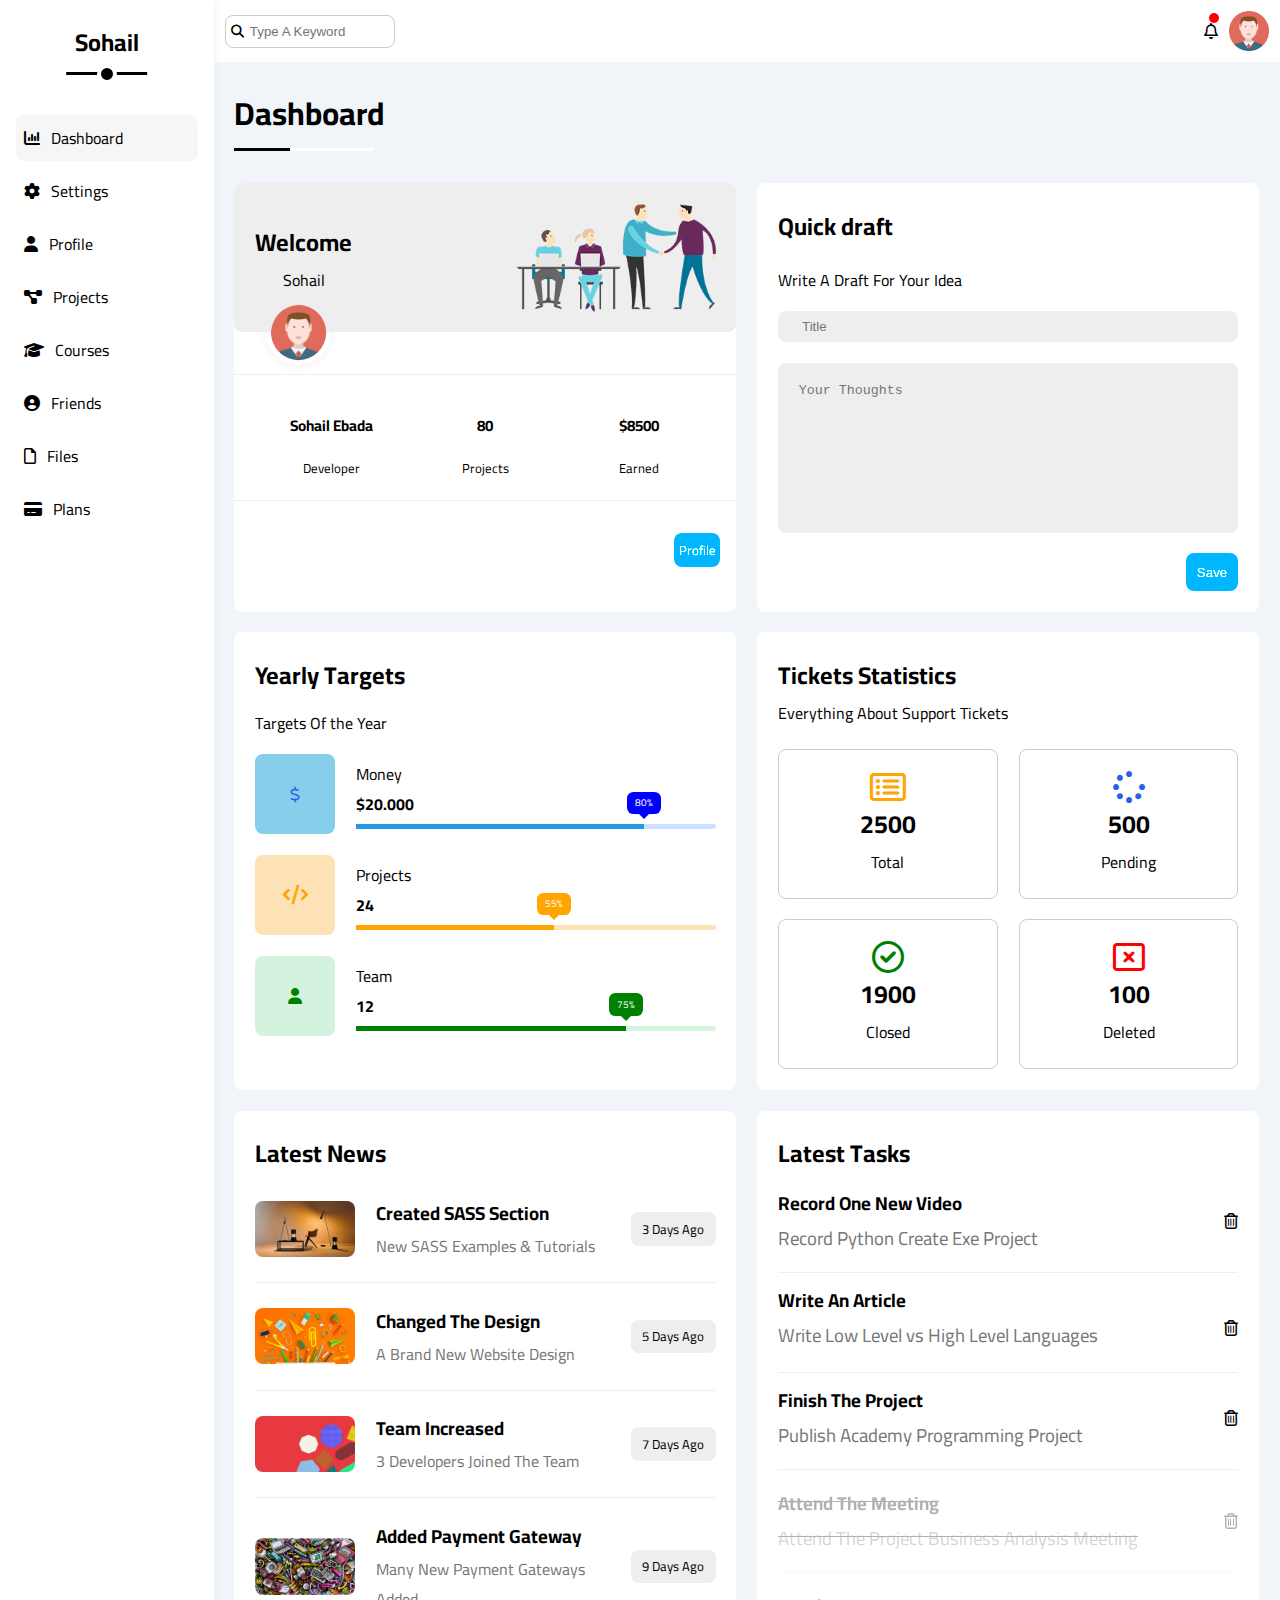
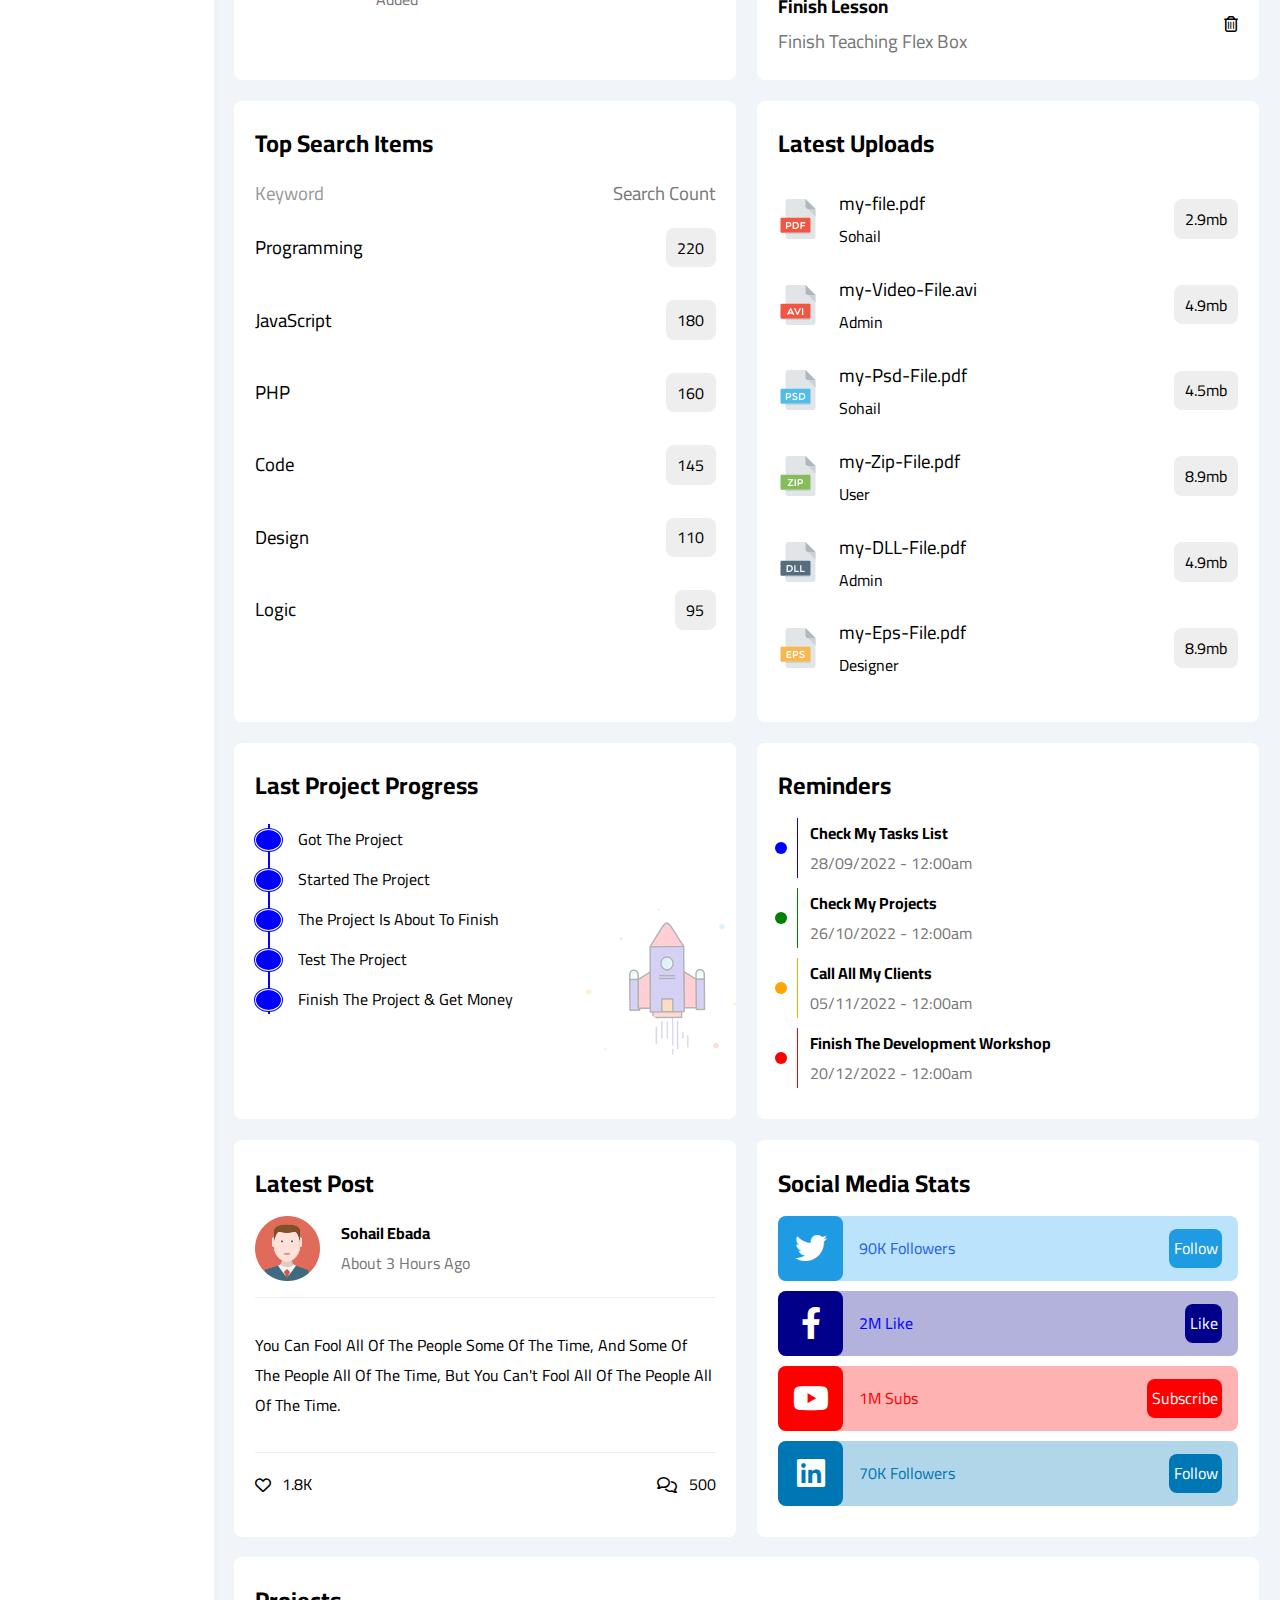
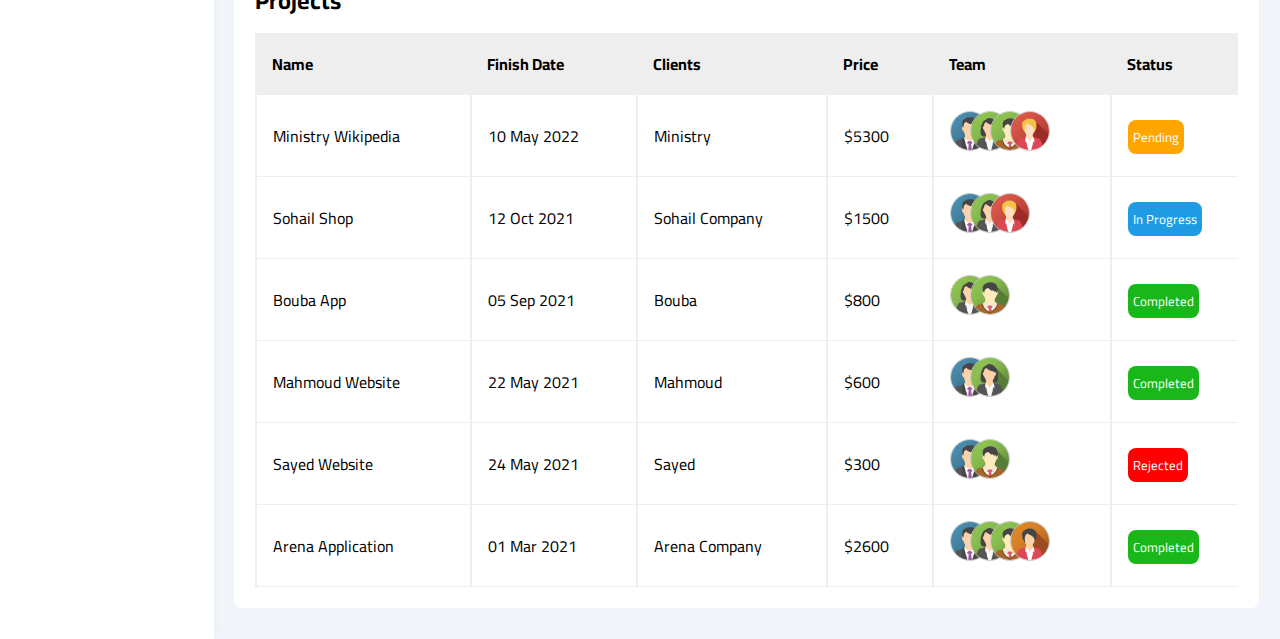
<file: index.html>
<!DOCTYPE html>
<html lang="en">
    <head>
        <meta charset="UTF-8">
        <meta http-equiv="X-UA-Compatible" content="IE=edge">
        <meta name="description" content="enjoy the discount">
        <meta name="viewport" content="width=device-width, initial-scale=1.0">
        <link rel="stylesheet" href="css/framework.css">
        <link rel="stylesheet" href="css/all.min.css">
        <link rel="stylesheet" href="css/master.css">
        <title>Dashboard</title>
        <!-- fonts -->
        <link rel="preconnect" href="https://fonts.googleapis.com">
        <link rel="preconnect" href="https://fonts.gstatic.com" crossorigin>
        <link href="https://fonts.googleapis.com/css2?family=Bai+Jamjuree:wght@400;600&family=Barlow+Semi+Condensed:wght@500;600&family=Big+Shoulders+Display:wght@700&family=Cairo:wght@300;500;600;700;800;900&family=Fraunces:opsz,wght@9..144,500&family=Inter:wght@400;700&family=Karla:wght@400;700&family=Kumbh+Sans:wght@400;700&family=League+Spartan:wght@400;500;700&family=Lexend+Deca&family=Open+Sans:wght@400;600;700;800&family=Outfit:wght@300;400;600&family=Poppins&family=Raleway:wght@400;700&family=Rubik:wght@400;500;700&display=swap" rel="stylesheet">
        <!-- font icons -->
        <link rel="stylesheet" href="https://cdnjs.cloudflare.com/ajax/libs/font-awesome/6.2.1/css/all.min.css" integrity="sha512-MV7K8+y+gLIBoVD59lQIYicR65iaqukzvf/nwasF0nqhPay5w/9lJmVM2hMDcnK1OnMGCdVK+iQrJ7lzPJQd1w==" crossorigin="anonymous" referrerpolicy="no-referrer" />
    </head>
    <body>      
        <div class="page d-flex">
            <aside class="menu-page bg-white p-13rem shadow">
                <h2 class="txt-c p-relative">Sohail</h3>
                <ul class="aside">
                    <li class="activated">
                        <a aria-label="Read more about Seminole tax hike" class="d-flex align-center flex-gap" href="index.html">
                            <i class="fa-solid fa-chart-column"></i>
                            <span>Dashboard</span>
                        </a>
                    </li>
                    <li>
                        <a aria-label="Read more about Seminole tax hike" class="d-flex align-center flex-gap"  href="Settings.html">
                            <i class="fa-solid fa-gear"></i>
                            <span>Settings</span>
                        </a>
                    </li>
                    <li>
                        <a aria-label="Read more about Seminole tax hike" class="d-flex align-center flex-gap"  href="Profile.html">
                            <i class="fa-solid fa-user"></i>
                            <span>Profile</span>
                        </a>
                    </li>
                    <li>
                        <a aria-label="Read more about Seminole tax hike" class="d-flex align-center flex-gap" href="Projects.html">
                            <i class="fa-solid fa-diagram-project"></i>
                            <span>Projects</span>
                        </a>
                    </li>
                    <li>
                        <a aria-label="Read more about Seminole tax hike" class="d-flex align-center flex-gap" href="Courses.html">
                            <i class="fa-solid fa-graduation-cap"></i>
                            <span>Courses</span>
                        </a>
                    </li>
                    <li>
                        <a aria-label="Read more about Seminole tax hike" class="d-flex align-center flex-gap" href="Friends.html">
                            <i class="fa-solid fa-circle-user"></i>
                            <span>Friends</span>
                        </a>
                    </li>
                    <li>
                        <a aria-label="Read more about Seminole tax hike" class="d-flex align-center flex-gap" href="Files.html">
                            <i class="fa-regular fa-file"></i>
                            <span>Files</span>
                        </a>
                    </li>
                    <li>
                        <a aria-label="Read more about Seminole tax hike" class="d-flex align-center flex-gap" href="Plans.html">
                            <i class="fa-solid fa-credit-card"></i>
                            <span>Plans</span>
                        </a>
                    </li>
                </ul>
            </aside> 
            <div class="content w-full hide mb-1rem">
                <div class="head p-13rem-2 bg-white d-flex justify-space align-center">
                    <div class="form p-relative">
                        <i class="fa-solid fa-magnifying-glass p-absolute fs-13 c-grey"></i>
                        <input class="input-p rad-1rem " type="search" placeholder="Type A Keyword">
                    </div>
                    <div class="image d-flex align-center flex-gap">
                        <div class="p-relative">
                            <i class="fa-regular fa-bell"></i>
                        </div>
                        <img class="wh-40" src="imgs/avatar.png" alt="">
                    </div>
                </div>
                <h1 class="p-relative m-13rem">Dashboard</h1>
                <section class="p-relative mf-13rem bg-white" style="margin-top: -1rem;">
                    <span class="p-absolute d-block"></span>
                </section>
                <!-- start box section -->
                <div class="wrapper wrap d-grid col-2 m-mobile mf-13rem mt-20rem mr-13rem gap">
                    <!-- start welcome section -->
                    <div class="information m-mobile bg-white mf-0 mr-0 rad-1rem">
                        <div class="box p-13rem column-mobile rad-1rem bg-eee d-flex txt-c align-center justify-space">
                            <div class="intro">
                                <h2 class="m-0">Welcome</h2>
                                <p class="m-0">Sohail</p>
                            </div>
                            <img class="mf-20rem mb-0 w-200 mw-full meet" src="imgs/welcome.png" alt="">
                        </div>
                        <img class="guy wh-65 mt-20rem-2 p-13rem-3 shadow circle mf-20rem" src="imgs/avatar.png" alt="">
                        <div class="info column-mobile d-flex wrap txt-c p-13rem mb-20rem b-top b-bottom">
                            <div class="f-1 fs-13">
                                <h3>Sohail Ebada</h3>
                                <span class="d-block c-grey">Developer</span>
                            </div>
                            <div class="f-1 fs-13 m-0">
                                <h3>80</h3>
                                <span class="d-block c-grey">Projects</span>
                            </div>
                            <div class="f-1 fs-13">
                                <h3>$8500</h3>
                                <span class="d-block c-grey">Earned</span>
                            </div>
                        </div>
                        <a style="filter: contrast(200%)" href="Profile.html" class="d-block fs-13 w-fit bg-blue p-13rem-3 rad-1rem c-white main-link-margin trans">Profile</a>
                    </div>
                    <!-- the end -->
                    <!-- start draft section -->
                    <div class="draft m-mobile m-0 bg-white m-13rem p-13rem rad-1rem">
                        <div>
                            <h2 class="mb-1rem mt-0">Quick draft</h2>
                            <p class="c-grey">Write A Draft For Your Idea</p>
                        </div>
                        <form class="d-flex  w-full flex-column">
                            <input style="caret-color: blue;" class="input-p rad-1rem b-none bg-eee b-bottom" type="Title" placeholder="Title" required>
                            <textarea class="rad-1rem p-13rem b-none bg-eee b-bottom mt-13rem mb-13rem" style="resize: none; height: 170px; caret-color: blue;" placeholder="Your Thoughts" requried></textarea>
                            <button style="margin-left: auto; filter: contrast(200%)" class="d-block trans w-fit p-13rem-2 bg-blue c-white b-none rad-1rem">Save</button>
                        </form>
                    </div>
                    <!-- the end -->
                    <!-- start targets section -->
                    <div class="Yearly-Targets bg-white m-mobile rad-1rem p-13rem">
                        <div>
                            <h2 class="mt-0 mb-1rem">Yearly Targets</h2>
                            <p class="mt-0">Targets Of the Year</p>
                        </div>
                        <div class="stat">
                            <div class="Money d-flex align-center gap">
                                <i style="display: flex; align-items: center; justify-content: center; background-color: skyblue;" class="fa-regular fa-dollar-sign wh-80 rad-1rem c-blue"></i>                                
                                <div class="f-1">
                                    <p class="m-0">Money</p>
                                    <p class="f-bold mt-0" style="margin-bottom: 0.3rem;">$20.000</p>
                                    <div style="height: 5px; background-color: rgb(0 117 255 / 20%);" class="rad-1rem prog w-full p-relative">
                                        <span class="d-block h-full bg-blue" style="width: 80%;" data-progress="80%"></span>
                                    </div>
                                </div>
                            </div>
                            <div class="Projects d-flex align-center gap">
                                <i style="display: flex; align-items: center; justify-content: center;" class="fa-solid flexbox rad-1rem mt-13rem mb-13rem opa-5 wh-80 fa-code fa-lg bg-orange c-orange"></i>
                                <div class="f-1">
                                    <p class="m-0">Projects</p>
                                    <p class="f-bold mt-0" style="margin-bottom: 0.3rem;">24</p>
                                    <div style="height: 5px;" class="w-full rad-1rem p-relative bg-orange prog-hold">
                                        <span style="width: 55%" class="d-block h-full bg-orange-2" data-progress="55%"></span>
                                    </div>
                                </div>
                            </div>
                            <div class="Team d-flex align-center gap">
                                <i style="display: flex; align-items: center; justify-content: center;" class="fa-solid wh-80 fa-user p-13rem rad-1rem bg-green"></i>
                                <div class="f-1">
                                    <p class="m-0">Team</p>
                                    <p class="f-bold mt-0" style="margin-bottom: 0.3rem;">12</p>
                                    <div style="height: 5px;" class="rad-1rem w-full p-relative hold bg-green">
                                        <span class="bg-green-2 h-full d-block" style="width: 75%" data-progress="75%"></span>
                                    </div>
                                </div>
                            </div>
                        </div>
                    </div>
                    <!-- the end -->
                    <!-- start stats section -->
                    <div class="statistics bg-white m-mobile p-13rem rad-1rem">
                        <div class="box">
                            <h2 class="m-0">Tickets Statistics</h2>
                            <p class="m-0">Everything About Support Tickets</p>
                        </div>
                        <div class="cards d-grid col-22 gap mt-13rem txt-c">
                            <div class="border p-13rem rad-1rem">
                                <i class="fa-regular fa-rectangle-list fa-2x mb-10 c-orange mb-13rem"></i>
                                <span class="d-block f-bold mt-rem-6 fs-25">2500</span>
                                <p class="m-0">Total</p>
                            </div>
                            <div class="border p-13rem rad-1rem">
                                <i class="fa-solid fa-spinner fa-2x mb-10 c-blue mb-13rem"></i>
                                <span class="d-block f-bold mt-rem-6 fs-25">500</span>
                                <p class="m-0">Pending</p>
                            </div>
                            <div class="border p-13rem rad-1rem">
                                <i class="fa-regular fa-circle-check fa-2x mb-10 c-green mb-13rem"></i>
                                <span class="d-block f-bold mt-rem-6 fs-25">1900</span>
                                <p class="m-0">Closed</p>
                            </div>
                            <div class="border p-13rem rad-1rem">
                                <i class="fa-regular fa-rectangle-xmark fa-2x mb-10 c-red mb-13rem"></i>
                                <span class="d-block f-bold mt-rem-6 fs-25">100</span>
                                <p class="m-0">Deleted</p>
                            </div>
                        </div>
                    </div>
                    <!-- the end -->
                    <!-- start news section -->
                    <div class="News txt-center bg-white m-mobile p-13rem rad-1rem">
                        <h2 class="txt-center mt-0">Latest News</h2>
                        <div class="box column txt-center d-flex gap justify-space align-center mb-13rem b-bottom pb-13rem">
                            <img class="w-100 rad-1rem" src="imgs/news-01.png" alt="">
                            <div class="f-1">
                                <h3 class="m-0">Created SASS Section</h3>
                                <p class="m-0 c-777">New SASS Examples & Tutorials</p>
                            </div>
                            <p class="p-button fs-13 bg-eee rad-1rem marg-0">3 Days Ago</p>
                        </div>
                        <div class="box column txt-center d-flex gap justify-space align-center mb-13rem b-bottom pb-13rem">
                            <img class="w-100 rad-1rem" src="imgs/news-02.png" alt="">
                            <div class="f-1">
                                <h3 class="m-0">Changed The Design</h3>
                                <p class="m-0 c-777">A Brand New Website Design</p>
                            </div>
                            <p class="p-button fs-13 bg-eee rad-1rem marg-0">5 Days Ago</p>
                        </div>
                        <div class="box column txt-center d-flex gap justify-space align-center mb-13rem b-bottom pb-13rem">
                            <img class="w-100 rad-1rem" src="imgs/news-03.png" alt="">
                            <div class="f-1">
                                <h3 class="m-0">Team Increased</h3>
                                <p class="m-0 c-777">3 Developers Joined The Team</p>
                            </div>
                            <p class="p-button fs-13 bg-eee rad-1rem marg-0">7 Days Ago</p>
                        </div>
                        <div class="box column txt-center d-flex justify-space gap align-center">
                            <img class="w-100 rad-1rem" src="imgs/news-04.png" alt="">
                            <div class="f-1">
                                <h3 class="m-0">Added Payment Gateway</h3>
                                <p class="m-0 c-777">Many New Payment Gateways Added</p>
                            </div>
                            <p class="p-button fs-13 bg-eee rad-1rem marg-0">9 Days Ago</p>
                        </div>
                    </div>
                    <!-- the end -->
                    <!-- start tasks section -->
                    <div class="tasks bg-white m-mobile p-13rem rad-1rem">
                        <h2 class="mt-0 mb-1rem ">Latest Tasks</h2>
                        <div class="lists">
                            <div class="check-1 pt-0 mb-1rem pr-0 d-flex align-center justify-space p-1rem b-bottom pl-0">
                                <div class="f-1 font-13">
                                    <h3 class="m-0">Record One New Video</h3>
                                    <h3 class="m-0 f-normal c-777">Record Python Create Exe Project</h3>
                                </div>
                                <i class="fa-regular fa-trash-can delete"></i>
                            </div>
                            <div class="pr-0 check-2 mb-1rem pt-0 pb-0 d-flex align-center justify-space p-1rem b-bottom pl-0"> 
                                <div class="f-1 font-13">
                                    <h3 class="m-0">Write An Article</h3>
                                    <h3 class="m-0 f-normal c-777">Write Low Level vs High Level Languages</p>
                                </div>
                                <i class="fa-regular fa-trash-can delete"></i>
                            </div>
                            <div class="pr-0 pt-0 check-3 d-flex align-center justify-space p-1rem b-bottom pl-0">
                                <div class="f-1 font-13">
                                    <h3 class="m-0">Finish The Project</h3>
                                    <h3 class="m-0 f-normal c-777">Publish Academy Programming Project</h3>
                                </div>
                                <i class="fa-regular fa-trash-can delete"></i>
                            </div>
                            <div class="pr-0 check-4 opa d-flex align-center justify-space p-1rem b-bottom pl-0">
                                <div class="f-1 txt-line font-13">
                                    <h3 class="m-0">Attend The Meeting</h3>
                                    <h3 class="m-0 f-normal c-777">Attend The Project Business Analysis Meeting</h3>
                                </div>
                                <i class="fa-regular fa-trash-can delete"></i>
                            </div>
                            <div class="pr-0 check-5 d-flex align-center pb-0 justify-space p-1rem pl-0">
                                <div class="f-1 font-13">
                                    <h3 class="m-0">Finish Lesson</h3>
                                    <h3 class="m-0 f-normal c-777">Finish Teaching Flex Box</h3>
                                </div>
                                <i class="fa-regular fa-trash-can delete"></i>
                            </div>
                        </div>
                    </div>
                    <!-- the end -->
                    <!-- start searh items section -->
                    <div class="search-items bg-white m-mobile p-13rem rad-1rem">
                        <h2 class="mt-0 mb-1rem">Top Search Items</h2>
                        <div class="box">
                            <div class="d-flex justify-space align-center">
                                <h3 class="f-normal c-999 m-0">Keyword</h3>
                                <h3 class="f-normal c-777 m-0">Search Count</h3>
                            </div>
                            <div class="d-flex justify-space align-center">
                                <h3 class="f-normal">Programming</h3>
                                <span class="p-button bg-eee rad-1rem">220</span>
                            </div>
                            <div class="d-flex justify-space align-center">
                                <h3 class="f-normal">JavaScript</h3>
                                <span class="p-button bg-eee rad-1rem">180</span>
                            </div>
                            <div class="d-flex justify-space align-center">
                                <h3 class="f-normal">PHP</h3>
                                <span class="p-button bg-eee rad-1rem">160</span>
                            </div>
                            <div class="d-flex justify-space align-center">
                                <h3 class="f-normal">Code</h3>
                                <span class="p-button bg-eee rad-1rem">145</span>
                            </div>
                            <div class="d-flex justify-space align-center">
                                <h3 class="f-normal">Design</h3>
                                <span class="p-button bg-eee rad-1rem">110</span>
                            </div>
                            <div class="d-flex justify-space align-center">
                                <h3 class="f-normal">Logic</h3>
                                <span class="p-button bg-eee rad-1rem">95</span>
                            </div>
                        </div>
                    </div>
                    <!-- the end -->
                    <!-- start uploads section -->
                    <div class="uploads m-mobile bg-white rad-1rem p-13rem">
                        <h2 class="mt-0">Latest Uploads</h2>
                        <div class="wrapper">
                            <div class="d-flex mb-13rem justify-space align-center gap">
                                <img class="wh-40" src="imgs/pdf.svg" alt="">
                                <article class="f-1 font-13">
                                    <h3 class="f-normal m-0">my-file.pdf</h3>
                                    <span>Sohail</span>
                                </article>
                                <span class="bg-eee p-button rad-1rem">2.9mb</span>
                            </div>
                            <div class="d-flex mb-13rem justify-space align-center gap">
                                <img class="wh-40" src="imgs/avi.svg" alt="">
                                <article class="f-1 font-13">
                                    <h3 class="f-normal m-0">my-Video-File.avi</h3>
                                    <span>Admin</span>
                                </article>
                                <span class="bg-eee p-button rad-1rem">4.9mb</span>
                            </div>
                            <div class="d-flex mb-13rem justify-space align-center gap">
                                <img class="wh-40" src="imgs/psd.svg" alt="">
                                <article class="f-1 font-13">
                                    <h3 class="f-normal m-0">my-Psd-File.pdf</h3>
                                    <span>Sohail</span>
                                </article>
                                <span class="bg-eee p-button rad-1rem">4.5mb</span>
                            </div>
                            <div class="d-flex mb-13rem justify-space align-center gap">
                                <img class="wh-40" src="imgs/zip.svg" alt="">
                                <article class="f-1 font-13">
                                    <h3 class="f-normal m-0">my-Zip-File.pdf</h3>
                                    <span>User</span>
                                </article>
                                <span class="bg-eee p-button rad-1rem">8.9mb</span>
                            </div>
                            <div class="d-flex mb-13rem justify-space align-center gap">
                                <img class="wh-40" src="imgs/dll.svg" alt="">
                                <article class="f-1 font-13">
                                    <h3 class="f-normal m-0">my-DLL-File.pdf</h3>
                                    <span>Admin</span>
                                </article>
                                <span class="bg-eee p-button rad-1rem">4.9mb</span>
                            </div>
                            <div class="d-flex mb-13rem justify-space align-center gap">
                                <img class="wh-40" src="imgs/eps.svg" alt="">
                                <article class="f-1 font-13">
                                    <h3 class="f-normal m-0">my-Eps-File.pdf</h3>
                                    <span>Designer</span>
                                </article>
                                <span class="bg-eee p-button rad-1rem">8.9mb</span>
                            </div>
                        </div>
                    </div>
                    <!-- the end -->
                    <!-- start project progress section -->
                    <div class="project-progress bg-white m-mobile rad-1rem">
                        <h2 class="p-13rem m-0 pb-0">Last Project Progress</h2>
                        <div style="padding: 1rem 1.3rem 1rem 4rem;"  class="wrap p-relative">
                            <ul class="p-relative progress-loading">
                                <li class="mt-0 mb-1rem p-relative">Got The Project</li>
                                <li class="mt-0 mb-1rem p-relative">Started The Project</li>
                                <li class="mt-0 mb-1rem p-relative">The Project Is About To Finish</li>
                                <li class="activated mb-1rem mt-0 p-relative">Test The Project</li>
                                <li class="mt-0 p-relative">Finish The Project & Get Money</li>
                            </ul>
                            <img style="right: 0; top: 100px; opacity: 0.3" class="w-150 p-absolute d-none" src="imgs/project.png" alt="">
                        </div>
                    </div>
                    <!-- the end -->
                    <!-- start reminders section -->
                    <div class="reminders m-mobile bg-white p-13rem rad-1rem p-relative">
                        <h2 class="mt-0 mb-1rem">Reminders</h2>
                        <div class="wrapper pt-0 pb-0 p-relative p-20rem">
                            <div class="task p-relative mb-1rem">
                                <h4 class="m-0">Check My Tasks List</h4>
                                <p class="m-0 c-777">28/09/2022 - 12:00am</p>                            
                            </div>
                            <div class="project p-relative mb-1rem">
                                <h4 class="m-0">Check My Projects</h4>
                                <p class="m-0 c-777">26/10/2022 - 12:00am</p>
                            </div>
                            <div class="clients p-relative mb-1rem">
                                <h4 class="m-0">Call All My Clients</h4>
                                <p class="m-0 c-777">05/11/2022 - 12:00am</p>
                            </div>
                            <div class="Workshop p-relative mb-1rem">
                                <h4 class="m-0">Finish The Development Workshop</h4>
                                <p class="m-0 c-777">20/12/2022 - 12:00am</p>
                            </div>
                        </div>
                    </div>
                    <!-- the end -->
                    <!-- start latest post section -->
                    <div class="post bg-white m-mobile p-13rem rad-1rem">
                        <h2 class="mt-0 mb-1rem">Latest Post</h2>
                        <div class="box d-flex align-center gap">
                            <img class="wh-65" src="imgs/avatar.png" alt="">
                            <div class="latest">
                                <h4 class="m-0">Sohail Ebada</h4>
                                <p class="m-0 c-777">About 3 Hours Ago</p>
                            </div>
                        </div>
                        <p class="p1 b-top b-bottom" style="min-height: 140px;">You Can Fool All Of The People Some Of The Time, And Some Of The People All Of The Time, But You Can't 
                        Fool All Of The People All Of The Time.</p>
                        <div class="d-flex justify-space align-center">
                            <div class="d-flex flex-gap">
                                <i style="margin-top: 0.5rem;" class="fa-regular fa-heart"></i>
                                <p class="m-0">1.8K</p>
                            </div>
                            <div class="d-flex flex-gap">
                                <i style="margin-top: 0.5rem;" class="fa-regular fa-comments"></i>
                                <p class="m-0">500</p>
                            </div>
                        </div>
                    </div>
                    <!-- the end -->
                    <!-- start social media section -->
                    <div class="social-media bg-white p-13rem m-mobile rad-1rem">
                        <h2 class="mt-0 mb-1rem">Social Media Stats</h2>
                        <div class="box">
                            <div class="twitter mb-1rem p-relative z-1 d-flex justify-space">
                                <i class="fa-brands fa-twitter fa-2x bg-blue trans wh-65 rad-1rem c-white" style="display: flex; justify-content: center; align-items: center;"></i>
                                <div class="logo p2 d-flex align-center p-relative justify-space f-1">
                                    <p class="m-0 c-blue">90K Followers</p>
                                    <span class="p-13rem-3 rad-1rem c-white bg-blue font-13">Follow</span>
                                </div>
                            </div>
                            <div class="facebook mb-1rem p-relative z-1 d-flex justify-space">
                                <i class="fa-brands fa-facebook-f fa-2x bg-blue-2 wh-65 rad-1rem c-white trans" style="display: flex; justify-content: center; align-items: center; background-color: darkblue;"></i>
                                <div class="logo p2 d-flex align-center p-relative justify-space f-1">
                                    <p class="m-0 c-blue-2">2M Like</p>
                                    <span class="p-13rem-3 rad-1rem c-white font-13" style="background-color: darkblue;">Like</span>
                                </div>
                            </div>
                            <div class="youtube mb-1rem p-relative z-1 d-flex justify-space">
                                <i class="fa-brands fa-youtube fa-2x bg-red trans wh-65 rad-1rem c-white" style="display: flex; justify-content: center; align-items: center;"></i>
                                <div class="logo p2 d-flex align-center p-relative justify-space f-1">
                                    <p class="m-0 c-red">1M Subs</p>
                                    <span class="p-13rem-3 rad-1rem c-white bg-red font-13">Subscribe</span>
                                </div>
                            </div>
                            <div class="linkedin mb-1rem p-relative z-1 d-flex justify-space">
                                <i class="fa-brands fa-linkedin fa-2x trans bg-blue-l wh-65 rad-1rem c-white" style="display: flex; justify-content: center; align-items: center;"></i>
                                <div class="logo p2 d-flex align-center p-relative justify-space f-1">
                                    <p class="m-0 c-blue-l">70K Followers</p>
                                    <span class="p-13rem-3 rad-1rem c-white bg-blue-l font-13">Follow</span>
                                </div>
                            </div>
                        </div>
                    </div>
                    <!-- the end -->
                    <!-- start projects section -->
                    <!-- the end -->
                </div>
                <!-- start projects section -->
                <div class="Projects bg-white mt-13rem mb-13rem mr-13rem mf-13rem p-13rem m-mobile rad-1rem">
                    <h2 class="mt-0 mb-1rem">Projects</h2>
                    <div class="responsive">
                        <table class="d-table w-full b-right b-left b-bottom" style="border-spacing: 0; min-width: 1000px;">
                            <thead class="border">
                                <tr class="bg-eee header">
                                    <td class="p-1rem f-bold">Name</td>
                                    <td class="p-1rem f-bold">Finish Date</td>
                                    <td class="p-1rem f-bold">Clients</td>
                                    <td class="p-1rem f-bold">Price</td>
                                    <td class="p-1rem f-bold">Team</td>
                                    <td class="p-1rem f-bold">Status</td>
                                </tr>
                            </thead>
                            <tbody>
                                <tr class="trans">
                                    <td class="b-left b-right b-bottom p-1rem">Ministry Wikipedia</td>
                                    <td class="b-left b-right b-bottom p-1rem">10 May 2022</td>
                                    <td class="b-left b-right b-bottom p-1rem">Ministry</td>
                                    <td class="b-left b-right b-bottom p-1rem">$5300</td>
                                    <td class="b-left b-right b-bottom p-1rem">
                                        <img class="wh-40 border circle" src="imgs/team-01.png" alt="">
                                        <img class="wh-40 border circle mf-125rem" src="imgs/team-02.png" alt="">
                                        <img class="wh-40 border circle mf-125rem" src="imgs/team-03.png" alt="">
                                        <img class="wh-40 border circle mf-125rem" src="imgs/team-05.png" alt="">
                                    </td>
                                    <td class="b-left b-right b-bottom p-1rem">
                                        <span class="bg-orange-2 fs-13 p-13rem-3 rad-1rem c-white">Pending</span>
                                    </td>
                                </tr>
                                <tr class="trans">
                                    <td class="b-left b-right b-bottom p-1rem">Sohail Shop</td>
                                    <td class="b-left b-right b-bottom p-1rem">12 Oct 2021</td>
                                    <td class="b-left b-right b-bottom p-1rem">Sohail Company</td>
                                    <td class="b-left b-right b-bottom p-1rem">$1500</td>
                                    <td class="b-left b-right b-bottom p-1rem">
                                        <img class="wh-40 border circle" src="imgs/team-01.png" alt="">
                                        <img class="wh-40 border circle mf-125rem" src="imgs/team-02.png" alt="">
                                        <img class="wh-40 border circle mf-125rem" src="imgs/team-05.png" alt="">
                                    </td>
                                    <td class="b-left b-right b-bottom p-1rem">
                                        <span class="p-13rem-3 bg-blue fs-13 rad-1rem c-white">In Progress</span>
                                    </td>
                                </tr>
                                <tr class="trans">
                                    <td class="b-left b-right b-bottom p-1rem">Bouba App</td>
                                    <td class="b-left b-right b-bottom p-1rem">05 Sep 2021</td>
                                    <td class="b-left b-right b-bottom p-1rem">Bouba</td>
                                    <td class="b-left b-right b-bottom p-1rem">$800</td>
                                    <td class="b-left b-right b-bottom p-1rem">
                                        <img class="wh-40 circle border" src="imgs/team-02.png" alt="">
                                        <img class="wh-40 circle border mf-125rem" src="imgs/team-03.png" alt="">
                                    </td>
                                    <td class="b-left b-right b-bottom p-1rem">
                                        <span class="fs-13 bg-green-4 rad-1rem p-13rem-3 c-white">Completed</span>
                                    </td>
                                </tr>
                                <tr class="trans">
                                    <td class="b-left b-right b-bottom p-1rem">Mahmoud Website</td>
                                    <td class="b-left b-right b-bottom p-1rem">22 May 2021</td>
                                    <td class="b-left b-right b-bottom p-1rem">Mahmoud</td>
                                    <td class="b-left b-right b-bottom p-1rem">$600</td>
                                    <td class="b-left b-right b-bottom p-1rem">
                                        <img class="wh-40 border circle " src="imgs/team-01.png" alt="">
                                        <img class="wh-40 border circle mf-125rem" src="imgs/team-02.png" alt="">
                                    </td>
                                    <td class="b-left b-right b-bottom p-1rem">
                                        <span class="fs-13 bg-green-4 rad-1rem p-13rem-3 c-white">Completed</span>
                                    </td>
                                </tr>
                                <tr class="trans">
                                    <td class="b-left b-right b-bottom p-1rem">Sayed Website</td>
                                    <td class="b-left b-right b-bottom p-1rem">24 May 2021</td>
                                    <td class="b-left b-right b-bottom p-1rem">Sayed</td>
                                    <td class="b-left b-right b-bottom p-1rem">$300</td>
                                    <td class="b-left b-right b-bottom p-1rem">
                                        <img class="wh-40 circle border " src="imgs/team-01.png" alt="">
                                        <img class="wh-40 circle border mf-125rem" src="imgs/team-03.png" alt="">
                                    </td>
                                    <td class="b-left b-right b-bottom p-1rem">
                                        <span class="fs-13 bg-red rad-1rem p-13rem-3 c-white">Rejected</span>
                                    </td>
                                </tr>
                                <tr class="trans">
                                    <td class="b-left b-right p-1rem">Arena Application</td>
                                    <td class="b-left b-right p-1rem">01 Mar 2021</td>
                                    <td class="b-left b-right p-1rem">Arena Company</td>
                                    <td class="b-left b-right p-1rem">$2600</td>
                                    <td class="b-left b-right p-1rem">
                                        <img class="wh-40 circle border " src="imgs/team-01.png" alt="">
                                        <img class="wh-40 circle border mf-125rem" src="imgs/team-02.png" alt="">
                                        <img class="wh-40 circle border mf-125rem" src="imgs/team-03.png" alt="">
                                        <img class="wh-40 circle border mf-125rem" src="imgs/team-04.png" alt="">
                                    </td>
                                    <td class="b-left b-right p-1rem">
                                        <span class="fs-13 bg-green-4 rad-1rem p-13rem-3 c-white">Completed</span>
                                    </td>
                                </tr>
                            </tbody>
                        </table>
                    </div>
                    <!-- the end -->
                </div>
                <!-- the end -->
            </div>
            <!-- the end -->
        </div>
    </body> 
</html>
</file>
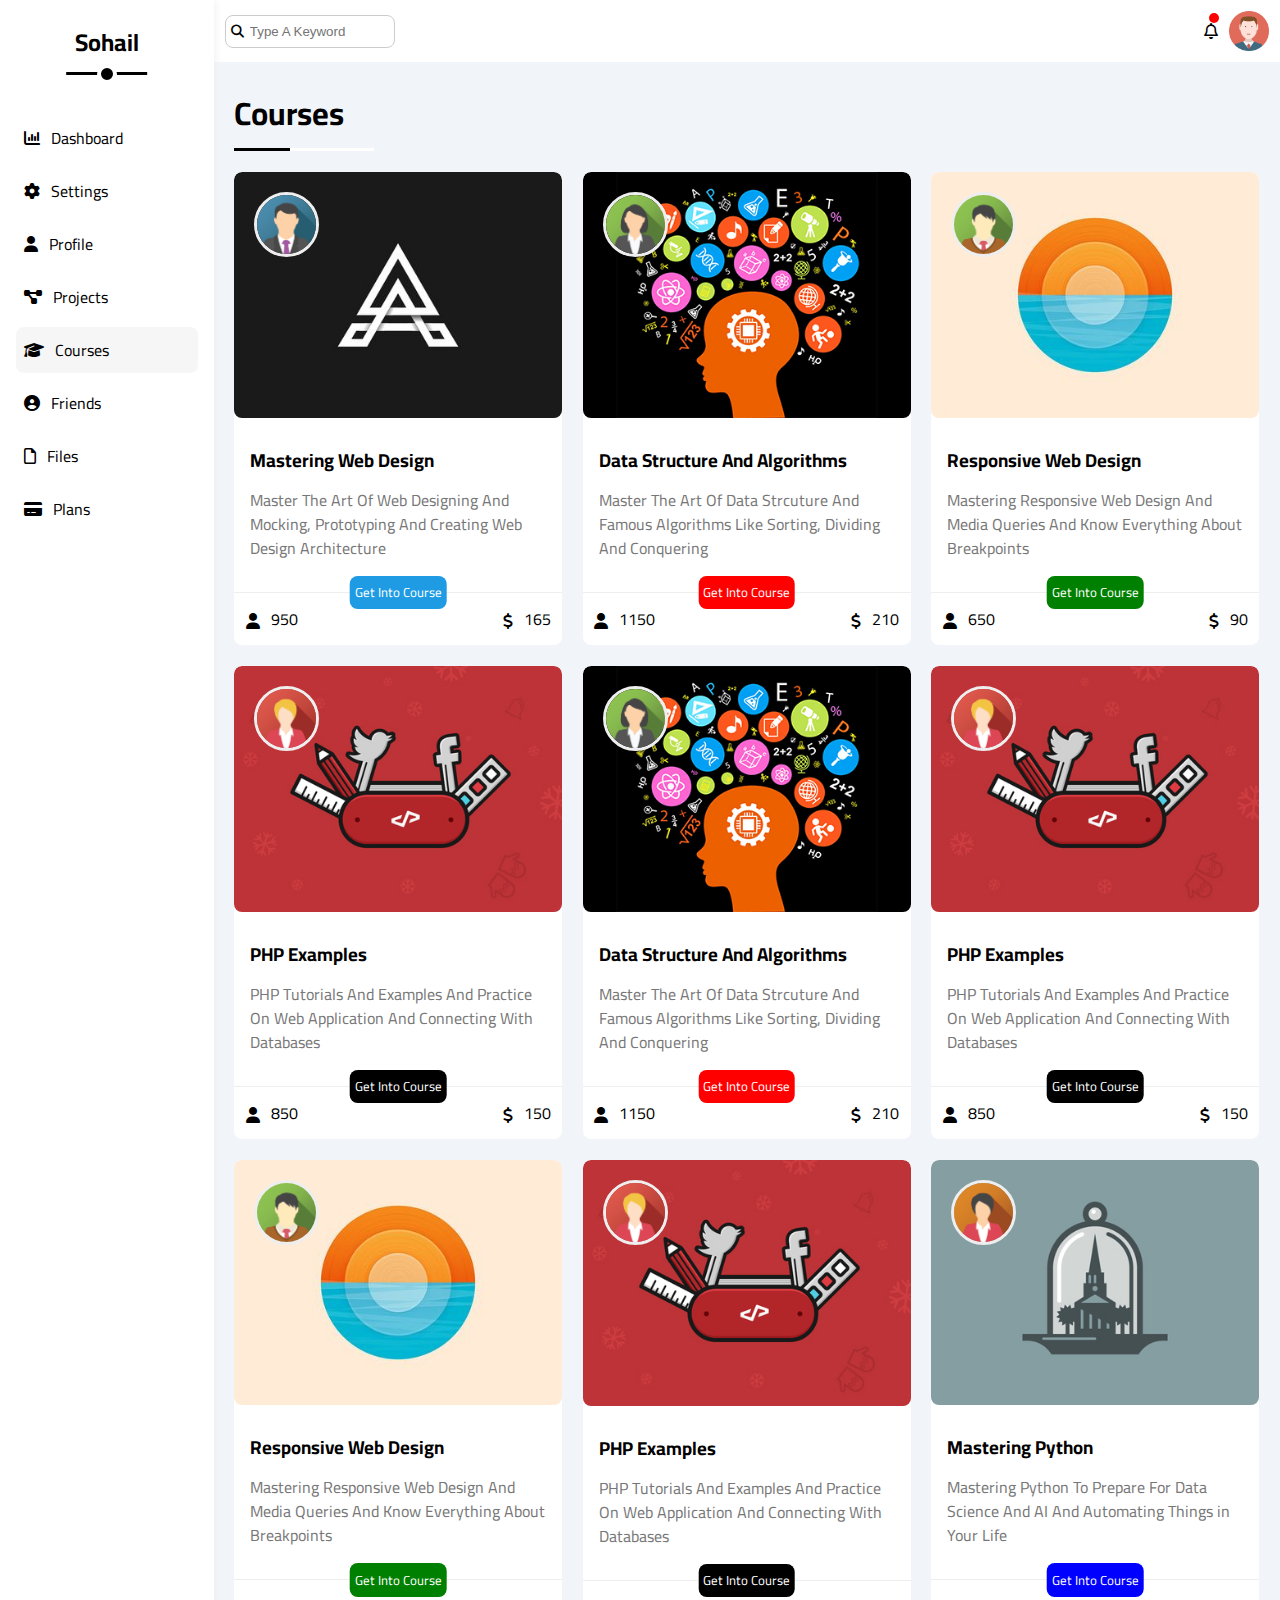
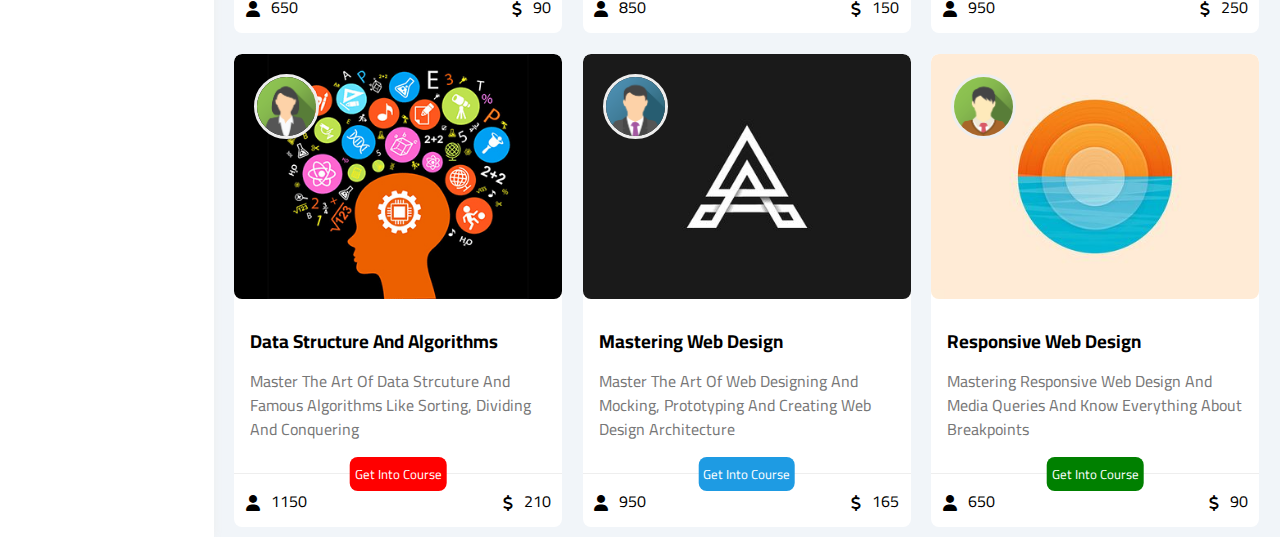
<file: Courses.html>
<!DOCTYPE html>
<html lang="en">
    <head>
        <meta charset="UTF-8">
        <meta http-equiv="X-UA-Compatible" content="IE=edge">
        <meta name="description" content="enjoy watching the course you want">
        <meta name="viewport" content="width=device-width, initial-scale=1.0">
        <link rel="stylesheet" href="css/framework.css">
        <link rel="stylesheet" href="css/master.css">
        <link rel="stylesheet" href="css/all.min.css">
        <title>Dashboard</title>
        <!-- fonts -->
        <link rel="preconnect" href="https://fonts.googleapis.com">
        <link rel="preconnect" href="https://fonts.gstatic.com" crossorigin>
        <link href="https://fonts.googleapis.com/css2?family=Bai+Jamjuree:wght@400;600&family=Barlow+Semi+Condensed:wght@500;600&family=Big+Shoulders+Display:wght@700&family=Cairo:wght@300;500;600;700;800;900&family=Fraunces:opsz,wght@9..144,500&family=Inter:wght@400;700&family=Karla:wght@400;700&family=Kumbh+Sans:wght@400;700&family=League+Spartan:wght@400;500;700&family=Lexend+Deca&family=Open+Sans:wght@400;600;700;800&family=Outfit:wght@300;400;600&family=Poppins&family=Raleway:wght@400;700&family=Rubik:wght@400;500;700&display=swap" rel="stylesheet">
        <!-- font icons -->
        <link rel="stylesheet" href="https://cdnjs.cloudflare.com/ajax/libs/font-awesome/6.2.1/css/all.min.css" integrity="sha512-MV7K8+y+gLIBoVD59lQIYicR65iaqukzvf/nwasF0nqhPay5w/9lJmVM2hMDcnK1OnMGCdVK+iQrJ7lzPJQd1w==" crossorigin="anonymous" referrerpolicy="no-referrer" />
    </head>
    <body>      
        <div class="page d-flex">
            <aside class="menu-page bg-white p-13rem shadow">
                <h2 class="txt-c p-relative">Sohail</h3>
                <ul class="aside">
                    <li>
                        <a aria-label="Read more about Seminole tax hike" class="d-flex align-center flex-gap" href="index.html">
                            <i class="fa-solid fa-chart-column"></i>
                            <span>Dashboard</span>
                        </a>
                    </li>
                    <li>
                        <a aria-label="Read more about Seminole tax hike" class="d-flex align-center flex-gap"  href="Settings.html">
                            <i class="fa-solid fa-gear"></i>
                            <span>Settings</span>
                        </a>
                    </li>
                    <li>
                        <a aria-label="Read more about Seminole tax hike" class="d-flex align-center flex-gap"  href="Profile.html">
                            <i class="fa-solid fa-user"></i>
                            <span>Profile</span>
                        </a>
                    </li>
                    <li>
                        <a aria-label="Read more about Seminole tax hike" class="d-flex align-center flex-gap" href="Projects.html">
                            <i class="fa-solid fa-diagram-project"></i>
                            <span>Projects</span>
                        </a>
                    </li>
                    <li class="activated">
                        <a aria-label="Read more about Seminole tax hike" class="d-flex align-center flex-gap" href="Courses.html">
                            <i class="fa-solid fa-graduation-cap"></i>
                            <span>Courses</span>
                        </a>
                    </li>
                    <li>
                        <a aria-label="Read more about Seminole tax hike" class="d-flex align-center flex-gap" href="Friends.html">
                            <i class="fa-solid fa-circle-user"></i>
                            <span>Friends</span>
                        </a>
                    </li>
                    <li>
                        <a aria-label="Read more about Seminole tax hike" class="d-flex align-center flex-gap" href="Files.html">
                            <i class="fa-regular fa-file"></i>
                            <span>Files</span>
                        </a>
                    </li>
                    <li>
                        <a aria-label="Read more about Seminole tax hike" class="d-flex align-center flex-gap" href="Plans.html">
                            <i class="fa-solid fa-credit-card"></i>
                            <span>Plans</span>
                        </a>
                    </li>
                </ul>
            </aside>  
            <div class="content hide w-full">
                <div class="head p-13rem-2 bg-white d-flex justify-space align-center">
                    <div class="form p-relative">
                        <i class="fa-solid fa-magnifying-glass p-absolute fs-13 c-grey"></i>
                        <input class="input-p rad-1rem " type="search" placeholder="Type A Keyword">
                    </div>
                    <div class="image d-flex align-center flex-gap">
                        <div class="p-relative">
                            <i class="fa-regular fa-bell"></i>
                        </div>
                        <img class="wh-40" src="imgs/avatar.png" alt="">
                    </div>
                </div>
                <h1 class="p-relative m-13rem">Courses</h1>
                <section class="p-relative mf-13rem bg-white" style="margin-top: -1rem;">
                    <span class="p-absolute d-block"></span>
                </section>
                <div class="course-page d-grid m-13rem m-mobile wrapper mb-1rem col-3 gap">
                    <!-- start web design section -->
                    <div class="web-design bg-white rad-1rem hide p-relative">
                        <div class="web-design p-relative">
                            <img class="mw-full rad-1rem" src="imgs/course-01.jpg" alt="">
                            <img class="wh-65 border-3 circle p-absolute" style="top: 20px; left: 20px;" src="imgs/team-01.png" alt="">
                        </div>
                        <div class="p-1rem b-bottom">
                            <h3 class="mt-0 mb-1rem">Mastering Web Design</h3>
                            <p class="mt-0 line-1 c-777">Master The Art Of Web Designing And Mocking, Prototyping And 
                            Creating Web Design Architecture</p>
                            <a class="design p-absolute d-block bg-blue trans p-13rem-3 c-white rad-1rem fs-13" style="left: 50%; transform: translateX(-50%)" href="#">Get Into Course</a>
                        </div>
                        <div class="d-flex justify-space align-center p-13rem-2">
                            <div class="d-flex flex-gap align-center">
                                <i class="fa-solid fa-user mt-03rem"></i>
                                <span>950</span>
                            </div>
                            <div class="d-flex flex-gap align-center">
                                <i class="fa-solid fa-dollar-sign mt-03rem"></i>
                                <span>165</span>
                            </div>
                        </div>
                    </div>
                    <div class="Data-Structure bg-white rad-1rem hide p-relative">
                        <div class="Data p-relative">
                            <img class="mw-full rad-1rem" src="imgs/course-02.jpg" alt="">
                            <img class="wh-65 border-3 circle p-absolute" style="top: 20px; left: 20px;" src="imgs/team-02.png" alt="">
                        </div>
                        <div class="Algorithms p-1rem b-bottom">
                            <h3 class="mt-0 mb-1rem">Data Structure And Algorithms</h3>
                            <p class="mt-0 line-1 c-777">Master The Art Of Data Strcuture And Famous Algorithms 
                            Like Sorting, Dividing And Conquering</p>
                            <a class="Data-Struct p-absolute d-block bg-red trans p-13rem-3 c-white rad-1rem fs-13" style="left: 50%; transform: translateX(-50%)" href="#">Get Into Course</a>
                        </div>
                        <div class="d-flex justify-space align-center p-13rem-2">
                            <div class="d-flex flex-gap align-center">
                                <i class="fa-solid fa-user mt-03rem"></i>
                                <span>1150</span>
                            </div>
                            <div class="d-flex flex-gap align-center">
                                <i class="fa-solid fa-dollar-sign mt-03rem"></i>
                                <span>210</span>
                            </div>
                        </div>
                    </div>
                    <div class="Responsive bg-white rad-1rem hide p-relative">
                        <div class="Data p-relative">
                            <img class="mw-full rad-1rem" src="imgs/course-03.jpg" alt="">
                            <img class="wh-65 border-3 circle p-absolute" style="top: 20px; left: 20px;" src="imgs/team-03.png" alt="">
                        </div>
                        <div class="Responsive-web p-1rem b-bottom">
                            <h3 class="mt-0 mb-1rem">Responsive Web Design</h3>
                            <p class="mt-0 line-1 c-777">Mastering Responsive Web Design And Media Queries And Know 
                            Everything About Breakpoints</p>
                            <a class="Respons p-absolute d-block bg-green-2 trans p-13rem-3 c-white rad-1rem fs-13" style="left: 50%; transform: translateX(-50%)" href="#">Get Into Course</a>
                        </div>
                        <div class="d-flex justify-space align-center p-13rem-2">
                            <div class="d-flex flex-gap align-center">
                                <i class="fa-solid fa-user mt-03rem"></i>
                                <span>650</span>
                            </div>
                            <div class="d-flex flex-gap align-center">
                                <i class="fa-solid fa-dollar-sign mt-03rem"></i>
                                <span>90</span>
                            </div>
                        </div>
                    </div>
                    <div class="PHP-section bg-white rad-1rem hide p-relative">
                        <div class="Data p-relative">
                            <img class="mw-full rad-1rem" src="imgs/course-05.jpg" alt="">
                            <img class="wh-65 border-3 circle p-absolute" style="top: 20px; left: 20px;" src="imgs/team-05.png" alt="">
                        </div>
                        <div class="PHP p-1rem b-bottom">
                            <h3 class="mt-0 mb-1rem">PHP Examples</h3>
                            <p class="mt-0 line-1 c-777">PHP Tutorials And Examples And Practice On Web 
                            Application And Connecting With Databases</p>
                            <a class="PHP-sect p-absolute d-block bg-blue-3 c-black trans p-13rem-3 c-white rad-1rem fs-13" style="left: 50%; transform: translateX(-50%)" href="#">Get Into Course</a>
                        </div>
                        <div class="d-flex justify-space align-center p-13rem-2">
                            <div class="d-flex flex-gap align-center">
                                <i class="fa-solid fa-user mt-03rem"></i>
                                <span>850</span>
                            </div>
                            <div class="d-flex flex-gap align-center">
                                <i class="fa-solid fa-dollar-sign mt-03rem"></i>
                                <span>150</span>
                            </div>
                        </div>
                    </div>
                    <div class="Data-Structure bg-white rad-1rem hide p-relative">
                        <div class="Data p-relative">
                            <img class="mw-full rad-1rem" src="imgs/course-02.jpg" alt="">
                            <img class="wh-65 border-3 circle p-absolute" style="top: 20px; left: 20px;" src="imgs/team-02.png" alt="">
                        </div>
                        <div class="Algorithms p-1rem b-bottom">
                            <h3 class="mt-0 mb-1rem">Data Structure And Algorithms</h3>
                            <p class="mt-0 line-1 c-777">Master The Art Of Data Strcuture And Famous Algorithms 
                            Like Sorting, Dividing And Conquering</p>
                            <a class="Data-Struct p-absolute d-block bg-red trans p-13rem-3 c-white rad-1rem fs-13" style="left: 50%; transform: translateX(-50%)" href="#">Get Into Course</a>
                        </div>
                        <div class="d-flex justify-space align-center p-13rem-2">
                            <div class="d-flex flex-gap align-center">
                                <i class="fa-solid fa-user mt-03rem"></i>
                                <span>1150</span>
                            </div>
                            <div class="d-flex flex-gap align-center">
                                <i class="fa-solid fa-dollar-sign mt-03rem"></i>
                                <span>210</span>
                            </div>
                        </div>
                    </div>
                    <div class="PHP-section bg-white rad-1rem hide p-relative">
                        <div class="Data p-relative">
                            <img class="mw-full rad-1rem" src="imgs/course-05.jpg" alt="">
                            <img class="wh-65 border-3 circle p-absolute" style="top: 20px; left: 20px;" src="imgs/team-05.png" alt="">
                        </div>
                        <div class="PHP p-1rem b-bottom">
                            <h3 class="mt-0 mb-1rem">PHP Examples</h3>
                            <p class="mt-0 line-1 c-777">PHP Tutorials And Examples And Practice On Web 
                            Application And Connecting With Databases</p>
                            <a class="PHP-sect p-absolute d-block bg-blue-3 c-black trans p-13rem-3 c-white rad-1rem fs-13" style="left: 50%; transform: translateX(-50%)" href="#">Get Into Course</a>
                        </div>
                        <div class="d-flex justify-space align-center p-13rem-2">
                            <div class="d-flex flex-gap align-center">
                                <i class="fa-solid fa-user mt-03rem"></i>
                                <span>850</span>
                            </div>
                            <div class="d-flex flex-gap align-center">
                                <i class="fa-solid fa-dollar-sign mt-03rem"></i>
                                <span>150</span>
                            </div>
                        </div>
                    </div>
                    <div class="Responsive bg-white rad-1rem hide p-relative">
                        <div class="Data p-relative">
                            <img class="mw-full rad-1rem" src="imgs/course-03.jpg" alt="">
                            <img class="wh-65 border-3 circle p-absolute" style="top: 20px; left: 20px;" src="imgs/team-03.png" alt="">
                        </div>
                        <div class="Responsive-web p-1rem b-bottom">
                            <h3 class="mt-0 mb-1rem">Responsive Web Design</h3>
                            <p class="mt-0 line-1 c-777">Mastering Responsive Web Design And Media Queries And Know 
                            Everything About Breakpoints</p>
                            <a class="Respons p-absolute d-block bg-green-2 trans p-13rem-3 c-white rad-1rem fs-13" style="left: 50%; transform: translateX(-50%)" href="#">Get Into Course</a>
                        </div>
                        <div class="d-flex justify-space align-center p-13rem-2">
                            <div class="d-flex flex-gap align-center">
                                <i class="fa-solid fa-user mt-03rem"></i>
                                <span>650</span>
                            </div>
                            <div class="d-flex flex-gap align-center">
                                <i class="fa-solid fa-dollar-sign mt-03rem"></i>
                                <span>90</span>
                            </div>
                        </div>
                    </div>
                    <div class="PHP-section bg-white rad-1rem hide p-relative">
                        <div class="Data p-relative">
                            <img class="mw-full rad-1rem" src="imgs/course-05.jpg" alt="">
                            <img class="wh-65 border-3 circle p-absolute" style="top: 20px; left: 20px;" src="imgs/team-05.png" alt="">
                        </div>
                        <div class="PHP p-1rem b-bottom">
                            <h3 class="mt-0 mb-1rem">PHP Examples</h3>
                            <p class="mt-0 line-1 c-777">PHP Tutorials And Examples And Practice On Web 
                            Application And Connecting With Databases</p>
                            <a class="PHP-sect p-absolute d-block bg-blue-3 c-black trans p-13rem-3 c-white rad-1rem fs-13" style="left: 50%; transform: translateX(-50%)" href="#">Get Into Course</a>
                        </div>
                        <div class="d-flex justify-space align-center p-13rem-2">
                            <div class="d-flex flex-gap align-center">
                                <i class="fa-solid fa-user mt-03rem"></i>
                                <span>850</span>
                            </div>
                            <div class="d-flex flex-gap align-center">
                                <i class="fa-solid fa-dollar-sign mt-03rem"></i>
                                <span>150</span>
                            </div>
                        </div>
                    </div>
                    <div class="Python-course bg-white rad-1rem hide p-relative">
                        <div class="Data p-relative">
                            <img class="mw-full rad-1rem" src="imgs/course-04.jpg" alt="">
                            <img class="wh-65 border-3 circle p-absolute" style="top: 20px; left: 20px;" src="imgs/team-04.png" alt="">
                        </div>
                        <div class="Python p-1rem b-bottom">
                            <h3 class="mt-0 mb-1rem">Mastering Python</h3>
                            <p class="mt-0 line-1 c-777">Mastering Python To Prepare For Data Science And AI 
                            And Automating Things in Your Life</p>
                            <a class="py p-absolute d-block bg-blue-2 trans p-13rem-3 c-white rad-1rem fs-13" style="left: 50%; transform: translateX(-50%)" href="#">Get Into Course</a>
                        </div>
                        <div class="d-flex justify-space align-center p-13rem-2">
                            <div class="d-flex flex-gap align-center">
                                <i class="fa-solid fa-user mt-03rem"></i>
                                <span>950</span>
                            </div>
                            <div class="d-flex flex-gap align-center">
                                <i class="fa-solid fa-dollar-sign mt-03rem"></i>
                                <span>250</span>
                            </div>
                        </div>
                    </div>
                    <div class="Data-Structure bg-white rad-1rem hide p-relative">
                        <div class="Data p-relative">
                            <img class="mw-full rad-1rem" src="imgs/course-02.jpg" alt="">
                            <img class="wh-65 border-3 circle p-absolute" style="top: 20px; left: 20px;" src="imgs/team-02.png" alt="">
                        </div>
                        <div class="Algorithms p-1rem b-bottom">
                            <h3 class="mt-0 mb-1rem">Data Structure And Algorithms</h3>
                            <p class="mt-0 line-1 c-777">Master The Art Of Data Strcuture And Famous Algorithms 
                            Like Sorting, Dividing And Conquering</p>
                            <a class="Data-Struct p-absolute d-block bg-red trans p-13rem-3 c-white rad-1rem fs-13" style="left: 50%; transform: translateX(-50%)" href="#">Get Into Course</a>
                        </div>
                        <div class="d-flex justify-space align-center p-13rem-2">
                            <div class="d-flex flex-gap align-center">
                                <i class="fa-solid fa-user mt-03rem"></i>
                                <span>1150</span>
                            </div>
                            <div class="d-flex flex-gap align-center">
                                <i class="fa-solid fa-dollar-sign mt-03rem"></i>
                                <span>210</span>
                            </div>
                        </div>
                    </div>
                    <div class="web-design bg-white rad-1rem hide p-relative">
                        <div class="web-design p-relative">
                            <img class="mw-full rad-1rem" src="imgs/course-01.jpg" alt="">
                            <img class="wh-65 border-3 circle p-absolute" style="top: 20px; left: 20px;" src="imgs/team-01.png" alt="">
                        </div>
                        <div class="p-1rem b-bottom">
                            <h3 class="mt-0 mb-1rem">Mastering Web Design</h3>
                            <p class="mt-0 line-1 c-777">Master The Art Of Web Designing And Mocking, Prototyping And 
                            Creating Web Design Architecture</p>
                            <a class="design p-absolute d-block bg-blue trans p-13rem-3 c-white rad-1rem fs-13" style="left: 50%; transform: translateX(-50%)" href="#">Get Into Course</a>
                        </div>
                        <div class="d-flex justify-space align-center p-13rem-2">
                            <div class="d-flex flex-gap align-center">
                                <i class="fa-solid fa-user mt-03rem"></i>
                                <span>950</span>
                            </div>
                            <div class="d-flex flex-gap align-center">
                                <i class="fa-solid fa-dollar-sign mt-03rem"></i>
                                <span>165</span>
                            </div>
                        </div>
                    </div>
                    <div class="Responsive bg-white rad-1rem hide p-relative">
                        <div class="Data p-relative">
                            <img class="mw-full rad-1rem" src="imgs/course-03.jpg" alt="">
                            <img class="wh-65 border-3 circle p-absolute" style="top: 20px; left: 20px;" src="imgs/team-03.png" alt="">
                        </div>
                        <div class="Responsive-web p-1rem b-bottom">
                            <h3 class="mt-0 mb-1rem">Responsive Web Design</h3>
                            <p class="mt-0 line-1 c-777">Mastering Responsive Web Design And Media Queries And Know 
                            Everything About Breakpoints</p>
                            <a class="Respons p-absolute d-block bg-green-2 trans p-13rem-3 c-white rad-1rem fs-13" style="left: 50%; transform: translateX(-50%)" href="#">Get Into Course</a>
                        </div>
                        <div class="d-flex justify-space align-center p-13rem-2">
                            <div class="d-flex flex-gap align-center">
                                <i class="fa-solid fa-user mt-03rem"></i>
                                <span>650</span>
                            </div>
                            <div class="d-flex flex-gap align-center">
                                <i class="fa-solid fa-dollar-sign mt-03rem"></i>
                                <span>90</span>
                            </div>
                        </div>
                    </div>
                    <!-- the end -->
                </div>
            </div>
        </div>
    </body>
</html>
</file>
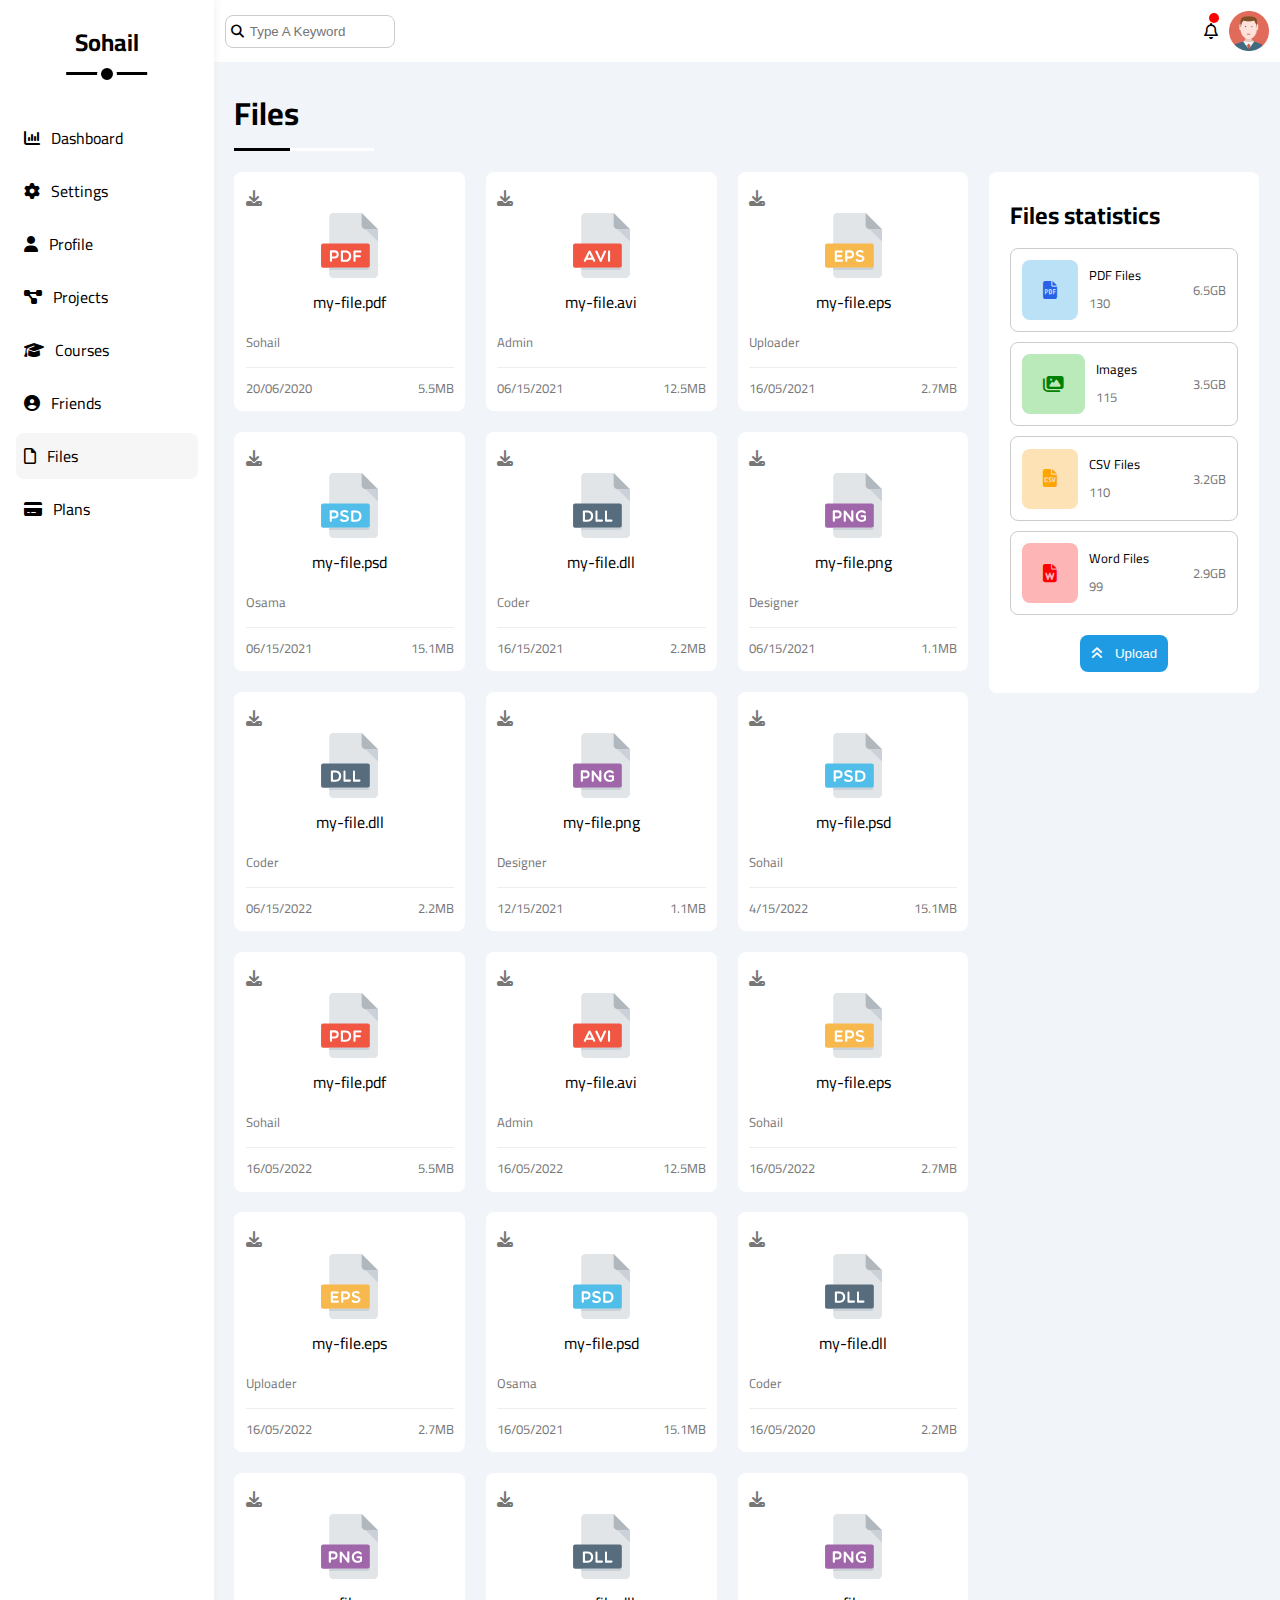
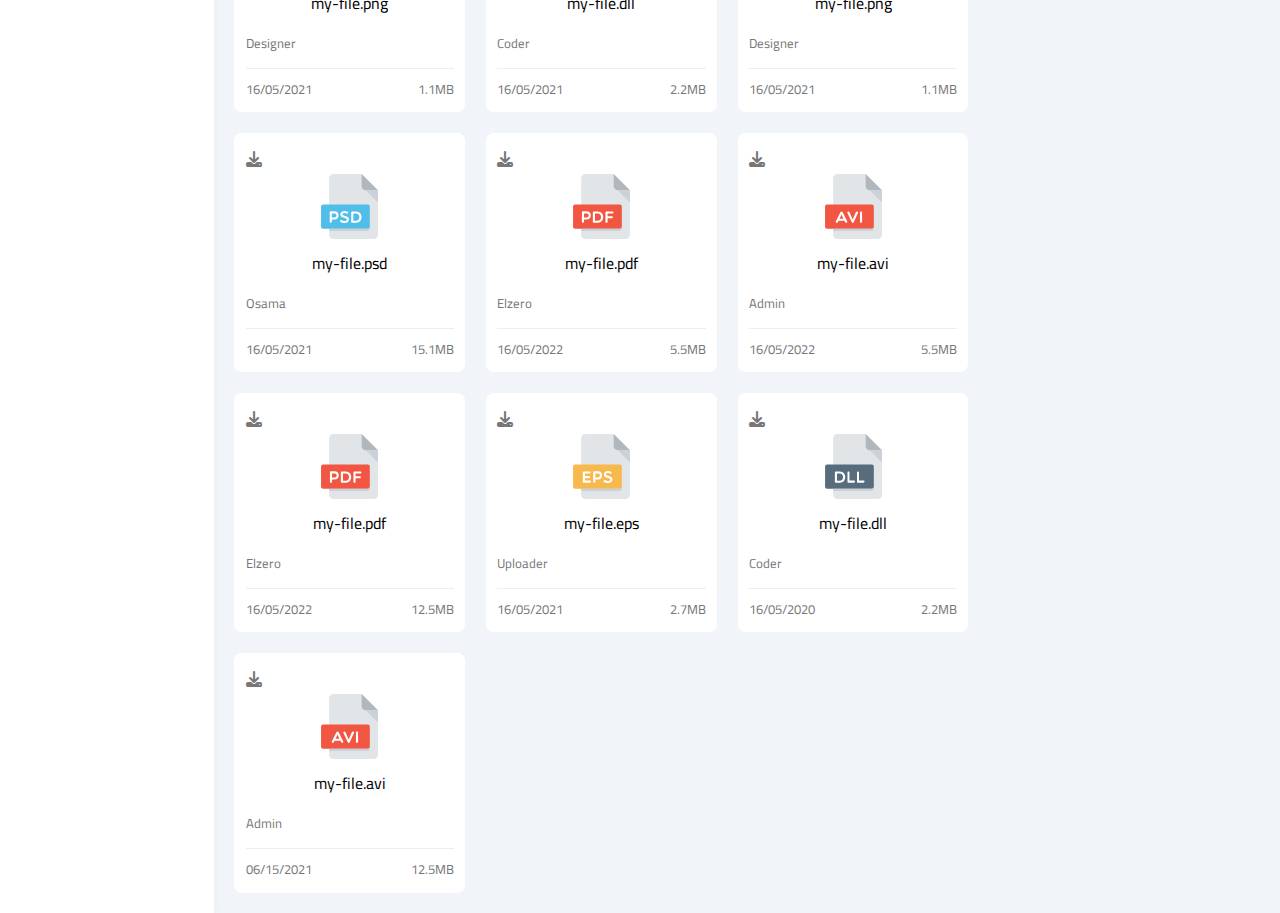
<file: Files.html>
<!DOCTYPE html>
<html lang="en">
    <head>
        <meta charset="UTF-8">
        <meta http-equiv="X-UA-Compatible" content="IE=edge">
        <meta name="description" content="upload any file related to the projects you desire">
        <meta name="viewport" content="width=device-width, initial-scale=1.0">
        <link rel="stylesheet" href="css/framework.css">
        <link rel="stylesheet" href="css/master.css">
        <link rel="stylesheet" href="css/all.min.css">
        <title>Dashboard</title>
        <!-- fonts -->
        <link rel="preconnect" href="https://fonts.googleapis.com">
        <link rel="preconnect" href="https://fonts.gstatic.com" crossorigin>
        <link href="https://fonts.googleapis.com/css2?family=Bai+Jamjuree:wght@400;600&family=Barlow+Semi+Condensed:wght@500;600&family=Big+Shoulders+Display:wght@700&family=Cairo:wght@300;500;600;700;800;900&family=Fraunces:opsz,wght@9..144,500&family=Inter:wght@400;700&family=Karla:wght@400;700&family=Kumbh+Sans:wght@400;700&family=League+Spartan:wght@400;500;700&family=Lexend+Deca&family=Open+Sans:wght@400;600;700;800&family=Outfit:wght@300;400;600&family=Poppins&family=Raleway:wght@400;700&family=Rubik:wght@400;500;700&display=swap" rel="stylesheet">
        <!-- font icons -->
        <link rel="stylesheet" href="https://cdnjs.cloudflare.com/ajax/libs/font-awesome/6.2.1/css/all.min.css" integrity="sha512-MV7K8+y+gLIBoVD59lQIYicR65iaqukzvf/nwasF0nqhPay5w/9lJmVM2hMDcnK1OnMGCdVK+iQrJ7lzPJQd1w==" crossorigin="anonymous" referrerpolicy="no-referrer" />
    </head>
    <body>      
        <div class="page d-flex">
            <aside class="menu-page bg-white p-13rem shadow">
                <h2 class="txt-c p-relative">Sohail</h3>
                <ul class="aside">
                    <li>
                        <a aria-label="Read more about Seminole tax hike" class="d-flex align-center flex-gap" href="index.html">
                            <i class="fa-solid fa-chart-column"></i>
                            <span>Dashboard</span>
                        </a>
                    </li>
                    <li>
                        <a aria-label="Read more about Seminole tax hike" class="d-flex align-center flex-gap"  href="Settings.html">
                            <i class="fa-solid fa-gear"></i>
                            <span>Settings</span>
                        </a>
                    </li>
                    <li>
                        <a aria-label="Read more about Seminole tax hike" class="d-flex align-center flex-gap"  href="Profile.html">
                            <i class="fa-solid fa-user"></i>
                            <span>Profile</span>
                        </a>
                    </li>
                    <li>
                        <a aria-label="Read more about Seminole tax hike" class="d-flex align-center flex-gap" href="Projects.html">
                            <i class="fa-solid fa-diagram-project"></i>
                            <span>Projects</span>
                        </a>
                    </li>
                    <li>
                        <a aria-label="Read more about Seminole tax hike" class="d-flex align-center flex-gap" href="Courses.html">
                            <i class="fa-solid fa-graduation-cap"></i>
                            <span>Courses</span>
                        </a>
                    </li>
                    <li>
                        <a aria-label="Read more about Seminole tax hike" class="d-flex align-center flex-gap" href="Friends.html">
                            <i class="fa-solid fa-circle-user"></i>
                            <span>Friends</span>
                        </a>
                    </li>
                    <li class="activated">
                        <a aria-label="Read more about Seminole tax hike" class="d-flex align-center flex-gap" href="Files.html">
                            <i class="fa-regular fa-file"></i>
                            <span>Files</span>
                        </a>
                    </li>
                    <li>
                        <a aria-label="Read more about Seminole tax hike" class="d-flex align-center flex-gap" href="Plans.html">
                            <i class="fa-solid fa-credit-card"></i>
                            <span>Plans</span>
                        </a>
                    </li>
                </ul>
            </aside> 
            <div class="content hide w-full">
                <div class="head p-13rem-2 bg-white d-flex justify-space align-center">
                    <div class="form p-relative">
                        <i class="fa-solid fa-magnifying-glass p-absolute fs-13 c-grey"></i>
                        <input class="input-p rad-1rem " type="search" placeholder="Type A Keyword">
                    </div>
                    <div class="image d-flex align-center flex-gap">
                        <div class="p-relative">
                            <i class="fa-regular fa-bell"></i>
                        </div>
                        <img class="wh-40" src="imgs/avatar.png" alt="">
                    </div>
                </div>
                <h1 class="p-relative m-13rem">Files</h1>
                <section class="p-relative mf-13rem bg-white" style="margin-top: -1rem;">
                    <span class="p-absolute d-block"></span>
                </section>
                <!-- start files section -->
                <div class="files-section d-flex align-start column-r-mobile">
                    <div class="f-1 files m-mobile d-grid col-6 m-13rem gap">
                        <div class="pdf bg-white hide rad-1rem p-13rem-2">
                            <i class="fa-solid fa-download m-0 c-777"></i>
                            <div class="txt-c">
                                <img class="wh-65 m-0 trans" src="imgs/pdf.svg" alt="">
                                <span class="d-block">my-file.pdf</span>
                            </div>
                            <p class="c-777 fs-13">Sohail</p>
                            <div class="b-top pt-05rem d-flex justify-space align-center">
                                <p class="fs-13 c-777 m-0">20/06/2020</p>
                                <span class="fs-13 c-777 m-0">5.5MB</span>
                            </div>
                        </div>
                        <div class="pdf bg-white hide rad-1rem p-13rem-2">
                            <i class="fa-solid c-777 fa-download trans m-0"></i>
                            <div class="txt-c">
                                <img class="wh-65 m-0 trans" src="imgs/avi.svg" alt="">
                                <span class="d-block">my-file.avi</span>
                            </div>
                            <p class="c-777 fs-13">Admin</p>
                            <div class="b-top pt-05rem d-flex justify-space align-center">
                                <p class="fs-13 c-777 m-0">06/15/2021</p>
                                <span class="fs-13 c-777 m-0">12.5MB</span>
                            </div>
                        </div>
                        <div class="pdf bg-white hide rad-1rem p-13rem-2">
                            <i class="fa-solid c-777 fa-download trans m-0"></i>
                            <div class="txt-c">
                                <img class="wh-65 m-0 trans" src="imgs/eps.svg" alt="">
                                <span class="d-block">my-file.eps</span>
                            </div>
                            <p class="c-777 fs-13">Uploader</p>
                            <div class="b-top pt-05rem d-flex justify-space align-center">
                                <p class="fs-13 c-777 m-0">16/05/2021</p>
                                <span class="fs-13 c-777 m-0">2.7MB</span>
                            </div>
                        </div>
                        <div class="pdf bg-white hide rad-1rem p-13rem-2">
                            <i class="fa-solid c-777 fa-download trans m-0"></i>
                            <div class="txt-c">
                                <img class="wh-65 m-0 trans" src="imgs/psd.svg" alt="">
                                <span class="d-block">my-file.psd</span>
                            </div>
                            <p class="c-777 fs-13">Osama</p>
                            <div class="b-top pt-05rem d-flex justify-space align-center">
                                <p class="fs-13 c-777 m-0">06/15/2021</p>
                                <span class="fs-13 c-777 m-0">15.1MB</span>
                            </div>
                        </div>
                        <div class="pdf bg-white hide rad-1rem p-13rem-2">
                            <i class="fa-solid c-777 fa-download trans m-0"></i>
                            <div class="txt-c">
                                <img class="wh-65 m-0 trans" src="imgs/dll.svg" alt="">
                                <span class="d-block">my-file.dll</span>
                            </div>
                            <p class="c-777 fs-13">Coder</p>
                            <div class="b-top pt-05rem d-flex justify-space align-center">
                                <p class="fs-13 c-777 m-0">16/15/2021</p>
                                <span class="fs-13 c-777 m-0">2.2MB</span>
                            </div>
                        </div>
                        <div class="pdf bg-white hide rad-1rem p-13rem-2">
                            <i class="fa-solid c-777 fa-download trans m-0"></i>
                            <div class="txt-c">
                                <img class="wh-65 m-0 trans" src="imgs/png.svg" alt="">
                                <span class="d-block">my-file.png</span>
                            </div>
                            <p class="c-777 fs-13">Designer</p>
                            <div class="b-top pt-05rem d-flex justify-space align-center">
                                <p class="fs-13 c-777 m-0">06/15/2021</p>
                                <span class="fs-13 c-777 m-0">1.1MB</span>
                            </div>
                        </div>
                        <div class="pdf bg-white hide rad-1rem p-13rem-2">
                            <i class="fa-solid c-777 fa-download trans m-0"></i>
                            <div class="txt-c">
                                <img class="wh-65 m-0 trans" src="imgs/dll.svg" alt="">
                                <span class="d-block">my-file.dll</span>
                            </div>
                            <p class="c-777 fs-13">Coder</p>
                            <div class="b-top pt-05rem d-flex justify-space align-center">
                                <p class="fs-13 c-777 m-0">06/15/2022</p>
                                <span class="fs-13 c-777 m-0">2.2MB</span>
                            </div>
                        </div>
                        <div class="pdf bg-white hide rad-1rem p-13rem-2">
                            <i class="fa-solid c-777 fa-download trans m-0"></i>
                            <div class="txt-c">
                                <img class="wh-65 m-0 trans" src="imgs/png.svg" alt="">
                                <span class="d-block">my-file.png</span>
                            </div>
                            <p class="c-777 fs-13">Designer</p>
                            <div class="b-top pt-05rem d-flex justify-space align-center">
                                <p class="fs-13 c-777 m-0">12/15/2021</p>
                                <span class="fs-13 c-777 m-0">1.1MB</span>
                            </div>
                        </div>
                        <div class="pdf bg-white hide rad-1rem p-13rem-2">
                            <i class="fa-solid c-777 fa-download trans m-0"></i>
                            <div class="txt-c">
                                <img class="wh-65 m-0 trans" src="imgs/psd.svg" alt="">
                                <span class="d-block">my-file.psd</span>
                            </div>
                            <p class="c-777 fs-13">Sohail</p>
                            <div class="b-top pt-05rem d-flex justify-space align-center">
                                <p class="fs-13 c-777 m-0">4/15/2022</p>
                                <span class="fs-13 c-777 m-0">15.1MB</span>
                            </div>
                        </div>
                        <div class="pdf bg-white hide rad-1rem p-13rem-2">
                            <i class="fa-solid fa-download m-0 c-777"></i>
                            <div class="txt-c">
                                <img class="wh-65 m-0 trans" src="imgs/pdf.svg" alt="">
                                <span class="d-block">my-file.pdf</span>
                            </div>
                            <p class="c-777 fs-13">Sohail</p>
                            <div class="b-top pt-05rem d-flex justify-space align-center">
                                <p class="fs-13 c-777 m-0">16/05/2022</p>
                                <span class="fs-13 c-777 m-0">5.5MB</span>
                            </div>
                        </div>
                        <div class="pdf bg-white hide rad-1rem p-13rem-2">
                            <i class="fa-solid fa-download m-0 c-777"></i>
                            <div class="txt-c">
                                <img class="wh-65 m-0 trans" src="imgs/avi.svg" alt="">
                                <span class="d-block">my-file.avi</span>
                            </div>
                            <p class="c-777 fs-13">Admin</p>
                            <div class="b-top pt-05rem d-flex justify-space align-center">
                                <p class="fs-13 c-777 m-0">16/05/2022</p>
                                <span class="fs-13 c-777 m-0">12.5MB</span>
                            </div>
                        </div>
                        <div class="pdf bg-white hide rad-1rem p-13rem-2">
                            <i class="fa-solid fa-download m-0 c-777"></i>
                            <div class="txt-c">
                                <img class="wh-65 m-0 trans" src="imgs/eps.svg" alt="">
                                <span class="d-block">my-file.eps</span>
                            </div>
                            <p class="c-777 fs-13">Sohail</p>
                            <div class="b-top pt-05rem d-flex justify-space align-center">
                                <p class="fs-13 c-777 m-0">16/05/2022</p>
                                <span class="fs-13 c-777 m-0">2.7MB</span>
                            </div>
                        </div>
                        <div class="pdf bg-white hide rad-1rem p-13rem-2">
                            <i class="fa-solid fa-download m-0 c-777"></i>
                            <div class="txt-c">
                                <img class="wh-65 m-0 trans" src="imgs/eps.svg" alt="">
                                <span class="d-block">my-file.eps</span>
                            </div>
                            <p class="c-777 fs-13">Uploader</p>
                            <div class="b-top pt-05rem d-flex justify-space align-center">
                                <p class="fs-13 c-777 m-0">16/05/2022</p>
                                <span class="fs-13 c-777 m-0">2.7MB</span>
                            </div>
                        </div>
                        <div class="pdf bg-white hide rad-1rem p-13rem-2">
                            <i class="fa-solid fa-download m-0 c-777"></i>
                            <div class="txt-c">
                                <img class="wh-65 m-0 trans" src="imgs/psd.svg" alt="">
                                <span class="d-block">my-file.psd</span>
                            </div>
                            <p class="c-777 fs-13">Osama</p>
                            <div class="b-top pt-05rem d-flex justify-space align-center">
                                <p class="fs-13 c-777 m-0">16/05/2021</p>
                                <span class="fs-13 c-777 m-0">15.1MB</span>
                            </div>
                        </div>
                        <div class="pdf bg-white hide rad-1rem p-13rem-2">
                            <i class="fa-solid fa-download m-0 c-777"></i>
                            <div class="txt-c">
                                <img class="wh-65 m-0 trans" src="imgs/dll.svg" alt="">
                                <span class="d-block">my-file.dll</span>
                            </div>
                            <p class="c-777 fs-13">Coder</p>
                            <div class="b-top pt-05rem d-flex justify-space align-center">
                                <p class="fs-13 c-777 m-0">16/05/2020</p>
                                <span class="fs-13 c-777 m-0">2.2MB</span>
                            </div>
                        </div>
                        <div class="pdf bg-white hide rad-1rem p-13rem-2">
                            <i class="fa-solid fa-download m-0 c-777"></i>
                            <div class="txt-c">
                                <img class="wh-65 m-0 trans" src="imgs/png.svg" alt="">
                                <span class="d-block">my-file.png</span>
                            </div>
                            <p class="c-777 fs-13">Designer</p>
                            <div class="b-top pt-05rem d-flex justify-space align-center">
                                <p class="fs-13 c-777 m-0">16/05/2021</p>
                                <span class="fs-13 c-777 m-0">1.1MB</span>
                            </div>
                        </div>
                        <div class="pdf bg-white hide rad-1rem p-13rem-2">
                            <i class="fa-solid fa-download m-0 c-777"></i>
                            <div class="txt-c">
                                <img class="wh-65 m-0 trans" src="imgs/dll.svg" alt="">
                                <span class="d-block">my-file.dll</span>
                            </div>
                            <p class="c-777 fs-13">Coder</p>
                            <div class="b-top pt-05rem d-flex justify-space align-center">
                                <p class="fs-13 c-777 m-0">16/05/2021</p>
                                <span class="fs-13 c-777 m-0">2.2MB</span>
                            </div>
                        </div>
                        <div class="pdf bg-white hide rad-1rem p-13rem-2">
                            <i class="fa-solid fa-download m-0 c-777"></i>
                            <div class="txt-c">
                                <img class="wh-65 m-0 trans" src="imgs/png.svg" alt="">
                                <span class="d-block">my-file.png</span>
                            </div>
                            <p class="c-777 fs-13">Designer</p>
                            <div class="b-top pt-05rem d-flex justify-space align-center">
                                <p class="fs-13 c-777 m-0">16/05/2021</p>
                                <span class="fs-13 c-777 m-0">1.1MB</span>
                            </div>
                        </div>
                        <div class="pdf bg-white hide rad-1rem p-13rem-2">
                            <i class="fa-solid fa-download m-0 c-777"></i>
                            <div class="txt-c">
                                <img class="wh-65 m-0 trans" src="imgs/psd.svg" alt="">
                                <span class="d-block">my-file.psd</span>
                            </div>
                            <p class="c-777 fs-13">Osama</p>
                            <div class="b-top pt-05rem d-flex justify-space align-center">
                                <p class="fs-13 c-777 m-0">16/05/2021</p>
                                <span class="fs-13 c-777 m-0">15.1MB</span>
                            </div>
                        </div>
                        <div class="pdf bg-white hide rad-1rem p-13rem-2">
                            <i class="fa-solid fa-download m-0 c-777"></i>
                            <div class="txt-c">
                                <img class="wh-65 m-0 trans" src="imgs/pdf.svg" alt="">
                                <span class="d-block">my-file.pdf</span>
                            </div>
                            <p class="c-777 fs-13">Elzero</p>
                            <div class="b-top pt-05rem d-flex justify-space align-center">
                                <p class="fs-13 c-777 m-0">16/05/2022</p>
                                <span class="fs-13 c-777 m-0">5.5MB</span>
                            </div>
                        </div>
                        <div class="pdf bg-white hide rad-1rem p-13rem-2">
                            <i class="fa-solid fa-download m-0 c-777"></i>
                            <div class="txt-c">
                                <img class="wh-65 m-0 trans" src="imgs/avi.svg" alt="">
                                <span class="d-block">my-file.avi</span>
                            </div>
                            <p class="c-777 fs-13">Admin</p>
                            <div class="b-top pt-05rem d-flex justify-space align-center">
                                <p class="fs-13 c-777 m-0">16/05/2022</p>
                                <span class="fs-13 c-777 m-0">5.5MB</span>
                            </div>
                        </div>
                        <div class="pdf bg-white hide rad-1rem p-13rem-2">
                            <i class="fa-solid fa-download m-0 c-777"></i>
                            <div class="txt-c">
                                <img class="wh-65 m-0 trans" src="imgs/pdf.svg" alt="">
                                <span class="d-block">my-file.pdf</span>
                            </div>
                            <p class="c-777 fs-13">Elzero</p>
                            <div class="b-top pt-05rem d-flex justify-space align-center">
                                <p class="fs-13 c-777 m-0">16/05/2022</p>
                                <span class="fs-13 c-777 m-0">12.5MB</span>
                            </div>
                        </div>
                        <div class="pdf bg-white hide rad-1rem p-13rem-2">
                            <i class="fa-solid fa-download m-0 c-777"></i>
                            <div class="txt-c">
                                <img class="wh-65 m-0 trans" src="imgs/eps.svg" alt="">
                                <span class="d-block">my-file.eps</span>
                            </div>
                            <p class="c-777 fs-13">Uploader</p>
                            <div class="b-top pt-05rem d-flex justify-space align-center">
                                <p class="fs-13 c-777 m-0">16/05/2021</p>
                                <span class="fs-13 c-777 m-0">2.7MB</span>
                            </div>
                        </div>
                        <div class="pdf bg-white hide rad-1rem p-13rem-2">
                            <i class="fa-solid fa-download m-0 c-777"></i>
                            <div class="txt-c">
                                <img class="wh-65 m-0 trans" src="imgs/dll.svg" alt="">
                                <span class="d-block">my-file.dll</span>
                            </div>
                            <p class="c-777 fs-13">Coder</p>
                            <div class="b-top pt-05rem d-flex justify-space align-center">
                                <p class="fs-13 c-777 m-0">16/05/2020</p>
                                <span class="fs-13 c-777 m-0">2.2MB</span>
                            </div>
                        </div>
                        <div class="pdf bg-white hide rad-1rem p-13rem-2">
                            <i class="fa-solid c-777 fa-download trans m-0"></i>
                            <div class="txt-c">
                                <img class="wh-65 m-0 trans" src="imgs/avi.svg" alt="">
                                <span class="d-block">my-file.avi</span>
                            </div>
                            <p class="c-777 fs-13">Admin</p>
                            <div class="b-top pt-05rem d-flex justify-space align-center">
                                <p class="fs-13 c-777 m-0">06/15/2021</p>
                                <span class="fs-13 c-777 m-0">12.5MB</span>
                            </div>
                        </div>
                    </div>
                    <div style="min-width: 270px;" class="m-bottom-0 m-mobile side-file bg-white m-13rem mf-0 p-13rem rad-1rem">
                        <h2 class="mt-0 mb-1rem">Files statistics</h2>
                        <div class="border p-13rem-2 rad-1rem mb-1rem flex-gap column-mobile txt-center d-flex justify-space align-center">   
                            <i class="fa-solid fa-file-pdf bg-blue03 rad-1rem fs-1rem c-blue p-13rem" style="display: flex; justify-content: center; align-items: center;"></i>
                            <div class="f-1">
                                <p class="m-0 fs-13">PDF Files</p>
                                <span class="c-777 fs-13">130</span>
                            </div>
                            <span class="c-777 mar-1rem fs-13">6.5GB</span>
                        </div>
                        <div class="border p-13rem-2 rad-1rem mb-1rem flex-gap column-mobile txt-center d-flex justify-space align-center"> 
                            <i class="fa-solid fa-images bg-green03 rad-1rem fs-1rem c-green p-13rem" style="display: flex; justify-content: center; align-items: center;"></i>
                            <div class="f-1">
                                <p class="m-0 fs-13">Images</p>
                                <span class="c-777 mar-1rem fs-13">115</span>
                            </div>
                            <span class="c-777 mar-1rem fs-13">3.5GB</span>
                        </div>
                        <div class="border p-13rem-2 rad-1rem mb-1rem flex-gap column-mobile txt-center d-flex justify-space align-center">    
                            <i class="fa-solid fa-file-csv bg-orange rad-1rem fs-1rem c-orange p-13rem" style="display: flex; justify-content: center; align-items: center;"></i>                            <div class="f-1">
                                <p class="m-0 fs-13">CSV Files</p>
                                <span class="c-777 fs-13">110</span>
                            </div>
                            <span class="c-777 mar-1rem fs-13">3.2GB</span>
                        </div>
                        <div class="border p-13rem-2 rad-1rem mb-1rem flex-gap column-mobile txt-center d-flex justify-space align-center">  
                            <i class="fa-solid fa-file-word bg-red03 c-red rad-1rem fs-1rem p-13rem" style="display: flex; justify-content: center; align-items: center;"></i>
                            <div class="f-1">
                                <p class="m-0 fs-13">Word Files</p>
                                <span class="c-777 fs-13">99</span>
                            </div>
                            <span class="c-777 mar-1rem fs-13">2.9GB</span>
                        </div>
                        <button style="margin: 20px auto 0; display: block;" class="trans b-none bg-blue c-white p-13rem-2 rad-1rem">
                            <i class="arrow fa-solid fa-angles-up mr-10"></i>
                            <span class="mf-05rem">Upload</span>
                        </button>
                    </div>
                <div>
                <!-- the end -->
            </div>
        </div> 
    </body>
</html>
</file>
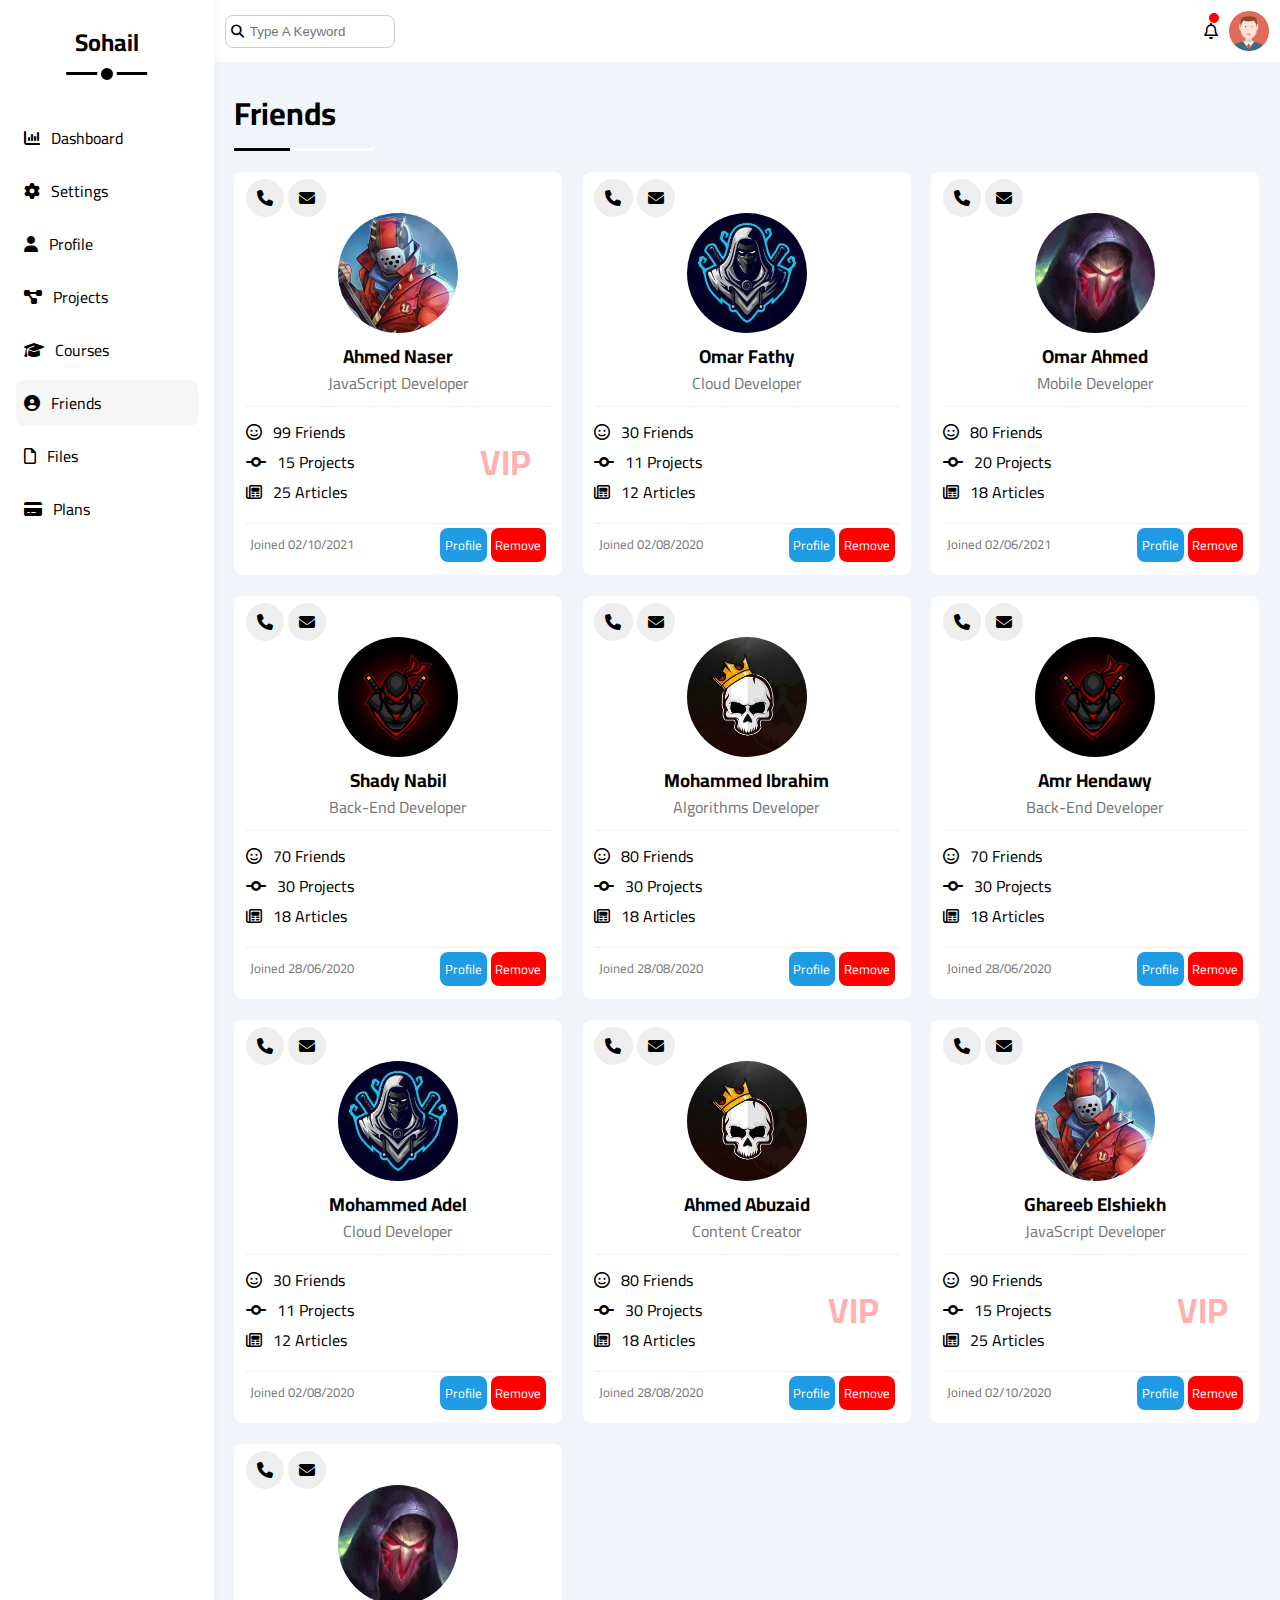
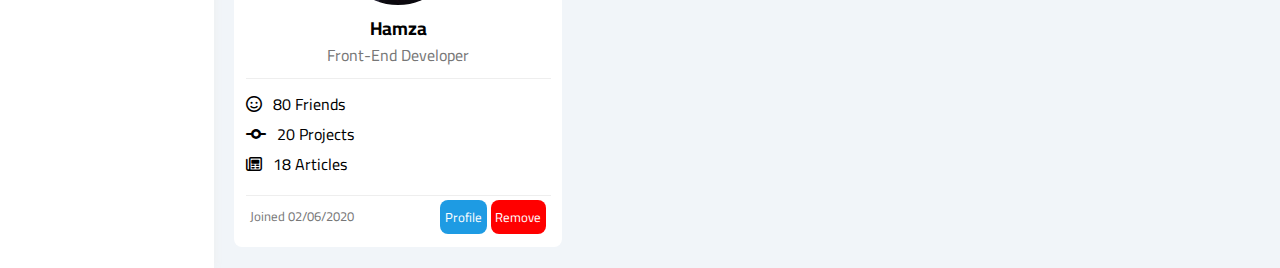
<file: Friends.html>
<!DOCTYPE html>
<html lang="en">
    <head>
        <meta charset="UTF-8">
        <meta http-equiv="X-UA-Compatible" content="IE=edge">
        <meta name="description" content="share what you learned with your friends">
        <meta name="viewport" content="width=device-width, initial-scale=1.0">
        <link rel="stylesheet" href="css/framework.css">
        <link rel="stylesheet" href="css/master.css">
        <link rel="stylesheet" href="css/all.min.css">
        <title>Dashboard</title>
        <!-- fonts -->
        <link rel="preconnect" href="https://fonts.googleapis.com">
        <link rel="preconnect" href="https://fonts.gstatic.com" crossorigin>
        <link href="https://fonts.googleapis.com/css2?family=Bai+Jamjuree:wght@400;600&family=Barlow+Semi+Condensed:wght@500;600&family=Big+Shoulders+Display:wght@700&family=Cairo:wght@300;500;600;700;800;900&family=Fraunces:opsz,wght@9..144,500&family=Inter:wght@400;700&family=Karla:wght@400;700&family=Kumbh+Sans:wght@400;700&family=League+Spartan:wght@400;500;700&family=Lexend+Deca&family=Open+Sans:wght@400;600;700;800&family=Outfit:wght@300;400;600&family=Poppins&family=Raleway:wght@400;700&family=Rubik:wght@400;500;700&display=swap" rel="stylesheet">
        <!-- font icons -->
        <link rel="stylesheet" href="https://cdnjs.cloudflare.com/ajax/libs/font-awesome/6.2.1/css/all.min.css" integrity="sha512-MV7K8+y+gLIBoVD59lQIYicR65iaqukzvf/nwasF0nqhPay5w/9lJmVM2hMDcnK1OnMGCdVK+iQrJ7lzPJQd1w==" crossorigin="anonymous" referrerpolicy="no-referrer" />
    </head>
    <body>      
        <div class="page d-flex">
            <aside class="menu-page bg-white p-13rem shadow">
                <h2 class="txt-c p-relative">Sohail</h3>
                <ul class="aside">
                    <li>
                        <a aria-label="Read more about Seminole tax hike" class="d-flex align-center flex-gap" href="index.html">
                            <i class="fa-solid fa-chart-column"></i>
                            <span>Dashboard</span>
                        </a>
                    </li>
                    <li>
                        <a aria-label="Read more about Seminole tax hike" class="d-flex align-center flex-gap"  href="Settings.html">
                            <i class="fa-solid fa-gear"></i>
                            <span>Settings</span>
                        </a>
                    </li>
                    <li>
                        <a aria-label="Read more about Seminole tax hike" class="d-flex align-center flex-gap"  href="Profile.html">
                            <i class="fa-solid fa-user"></i>
                            <span>Profile</span>
                        </a>
                    </li>
                    <li>
                        <a aria-label="Read more about Seminole tax hike" class="d-flex align-center flex-gap" href="Projects.html">
                            <i class="fa-solid fa-diagram-project"></i>
                            <span>Projects</span>
                        </a>
                    </li>
                    <li>
                        <a aria-label="Read more about Seminole tax hike" class="d-flex align-center flex-gap" href="Courses.html">
                            <i class="fa-solid fa-graduation-cap"></i>
                            <span>Courses</span>
                        </a>
                    </li>
                    <li class="activated">
                        <a aria-label="Read more about Seminole tax hike" class="d-flex align-center flex-gap" href="Friends.html">
                            <i class="fa-solid fa-circle-user"></i>
                            <span>Friends</span>
                        </a>
                    </li>
                    <li>
                        <a aria-label="Read more about Seminole tax hike" class="d-flex align-center flex-gap" href="Files.html">
                            <i class="fa-regular fa-file"></i>
                            <span>Files</span>
                        </a>
                    </li>
                    <li>
                        <a aria-label="Read more about Seminole tax hike" class="d-flex align-center flex-gap" href="Plans.html">
                            <i class="fa-solid fa-credit-card"></i>
                            <span>Plans</span>
                        </a>
                    </li>
                </ul>
            </aside> 
            <div class="content hide w-full">
                <div class="head p-13rem-2 bg-white d-flex justify-space align-center">
                    <div class="form p-relative">
                        <i class="fa-solid fa-magnifying-glass p-absolute fs-13 c-grey"></i>
                        <input class="input-p rad-1rem " type="search" placeholder="Type A Keyword">
                    </div>
                    <div class="image d-flex align-center flex-gap">
                        <div class="p-relative">
                            <i class="fa-regular fa-bell"></i>
                        </div>
                        <img class="wh-40" src="imgs/avatar.png" alt="">
                    </div>
                </div>
                <h1 class="p-relative m-13rem">Friends</h1>
                <section class="p-relative mf-13rem bg-white" style="margin-top: -1rem;">
                    <span class="p-absolute d-block"></span>
                </section>
                <!-- start friends section -->
                <div class="friends-page mb-13rem d-grid wrapper gap col-3 mf-13rem mt-13rem mr-13rem m-mobile">
                    <div class="Ahmed-Naser rad-1rem bg-white p-13rem-2">
                        <div class="contact-info">
                            <i class="fa-solid fa-phone bg-eee p-13rem-2 circle trans"></i>
                            <i class="fa-solid fa-envelope bg-eee p-13rem-2 circle trans"></i>
                        </div>
                        <div>
                            <img class="wh-120 circle m-auto mb-1rem d-block" src="imgs/friend-01.jpg" alt="">
                            <div class="line-1 b-bottom pb-1rem txt-c mb-1rem">
                                <h3 class="m-0">Ahmed Naser</h4>
                                <span class="m-0 c-777">JavaScript Developer</span>
                            </div>
                        </div>
                        <div>
                            <div class="p-relative">
                                <div class="d-flex align-center flex-gap">
                                    <i class="fa-regular fa-face-smile"></i>
                                    <span>99 Friends</span>
                                </div>
                                <div class="d-flex align-center flex-gap">
                                    <i class="fa-solid fa-code-commit"></i>
                                    <span>15 Projects</span>
                                </div>
                                <div class="d-flex align-center flex-gap">
                                    <i class="fa-regular fa-newspaper"></i>
                                    <span>25 Articles</span>
                                </div>
                                <span class="p-absolute c-red opa f-bold" style="right: 20px; top: 50%; transform: translateY(-50%); font-size: 2.1875rem;">VIP</span>
                            </div>
                            <div class="d-flex p-13rem-3 b-top mt-1rem align-center justify-space">
                                <span class="c-777 fs-13">Joined 02/10/2021</span>
                                <div class="pr-re">
                                    <a class="profile p-13rem-3 bg-blue trans fs-13 rad-1rem c-white" href="Profile.html">Profile</a>
                                    <a class="remove p-13rem-3 bg-red trans fs-13 rad-1rem c-white" href="#">Remove</a>
                                </div>
                            </div>
                        </div>
                    </div>
                    <div class="Omar-Fathy rad-1rem bg-white p-13rem-2">
                        <div class="contact-info">
                            <i class="fa-solid fa-phone bg-eee p-13rem-2 circle trans"></i>
                            <i class="fa-solid fa-envelope bg-eee p-13rem-2 circle trans"></i>
                        </div>
                        <div>
                            <img class="wh-120 circle m-auto mb-1rem d-block" src="imgs/friend-02.jpg" alt="">
                            <div class="line-1 b-bottom pb-1rem txt-c mb-1rem">
                                <h3 class="m-0">Omar Fathy</h4>
                                <span class="m-0 c-777">Cloud Developer</span>
                            </div>
                        </div>
                        <div>
                            <div class="p-relative">
                                <div class="d-flex align-center flex-gap">
                                    <i class="fa-regular fa-face-smile"></i>
                                    <span>30 Friends</span>
                                </div>
                                <div class="d-flex align-center flex-gap">
                                    <i class="fa-solid fa-code-commit"></i>
                                    <span>11 Projects</span>
                                </div>
                                <div class="d-flex align-center flex-gap">
                                    <i class="fa-regular fa-newspaper"></i>
                                    <span>12 Articles</span>
                                </div>
                            </div>
                            <div class="d-flex p-13rem-3 b-top mt-1rem align-center justify-space">
                                <span class="c-777 fs-13">Joined 02/08/2020</span>
                                <div class="pr-re">
                                    <a class="profile p-13rem-3 bg-blue trans fs-13 rad-1rem c-white" href="Profile.html">Profile</a>
                                    <a class="remove p-13rem-3 bg-red trans fs-13 rad-1rem c-white" href="#">Remove</a>
                                </div>
                            </div>
                        </div>
                    </div>
                    <div class="Omar-Ahmed rad-1rem bg-white p-13rem-2">
                        <div class="contact-info">
                            <i class="fa-solid fa-phone bg-eee p-13rem-2 circle trans"></i>
                            <i class="fa-solid fa-envelope bg-eee p-13rem-2 circle trans"></i>
                        </div>
                        <div>
                            <img class="wh-120 circle m-auto mb-1rem d-block" src="imgs/friend-03.jpg" alt="">
                            <div class="line-1 b-bottom pb-1rem txt-c mb-1rem">
                                <h3 class="m-0">Omar Ahmed</h4>
                                <span class="m-0 c-777">Mobile Developer</span>
                            </div>
                        </div>
                        <div>
                            <div class="p-relative">
                                <div class="d-flex align-center flex-gap">
                                    <i class="fa-regular fa-face-smile"></i>
                                    <span>80 Friends</span>
                                </div>
                                <div class="d-flex align-center flex-gap">
                                    <i class="fa-solid fa-code-commit"></i>
                                    <span>20 Projects</span>
                                </div>
                                <div class="d-flex align-center flex-gap">
                                    <i class="fa-regular fa-newspaper"></i>
                                    <span>18 Articles</span>
                                </div>
                            </div>
                            <div class="d-flex p-13rem-3 b-top mt-1rem align-center justify-space">
                                <span class="c-777 fs-13">Joined 02/06/2021</span>
                                <div class="pr-re">
                                    <a class="profile p-13rem-3 bg-blue trans fs-13 rad-1rem c-white" href="Profile.html">Profile</a>
                                    <a class="remove p-13rem-3 bg-red trans fs-13 rad-1rem c-white" href="#">Remove</a>
                                </div>
                            </div>
                        </div>
                    </div>
                    <div class="Shady-Nabil rad-1rem bg-white p-13rem-2">
                        <div class="contact-info">
                            <i class="fa-solid fa-phone bg-eee p-13rem-2 circle trans"></i>
                            <i class="fa-solid fa-envelope bg-eee p-13rem-2 circle trans"></i>
                        </div>
                        <div>
                            <img class="wh-120 circle m-auto mb-1rem d-block" src="imgs/friend-04.jpg" alt="">
                            <div class="line-1 b-bottom pb-1rem txt-c mb-1rem">
                                <h3 class="m-0">Shady Nabil</h4>
                                <span class="m-0 c-777">Back-End Developer</span>
                            </div>
                        </div>
                        <div>
                            <div class="p-relative">
                                <div class="d-flex align-center flex-gap">
                                    <i class="fa-regular fa-face-smile"></i>
                                    <span>70 Friends</span>
                                </div>
                                <div class="d-flex align-center flex-gap">
                                    <i class="fa-solid fa-code-commit"></i>
                                    <span>30 Projects</span>
                                </div>
                                <div class="d-flex align-center flex-gap">
                                    <i class="fa-regular fa-newspaper"></i>
                                    <span>18 Articles</span>
                                </div>
                            </div>
                            <div class="d-flex p-13rem-3 b-top mt-1rem align-center justify-space">
                                <span class="c-777 fs-13">Joined 28/06/2020</span>
                                <div class="pr-re">
                                    <a class="profile p-13rem-3 bg-blue trans fs-13 rad-1rem c-white" href="Profile.html">Profile</a>
                                    <a class="remove p-13rem-3 bg-red trans fs-13 rad-1rem c-white" href="#">Remove</a>
                                </div>
                            </div>
                        </div>
                    </div>
                    <div class="Mohammed-Ibrahim rad-1rem bg-white p-13rem-2">
                        <div class="contact-info">
                            <i class="fa-solid fa-phone bg-eee p-13rem-2 circle trans"></i>
                            <i class="fa-solid fa-envelope bg-eee p-13rem-2 circle trans"></i>
                        </div>
                        <div>
                            <img class="wh-120 circle m-auto mb-1rem d-block" src="imgs/friend-05.jpg" alt="">
                            <div class="line-1 b-bottom pb-1rem txt-c mb-1rem">
                                <h3 class="m-0">Mohammed Ibrahim</h4>
                                <span class="m-0 c-777">Algorithms Developer</span>
                            </div>
                        </div>
                        <div>
                            <div class="p-relative">
                                <div class="d-flex align-center flex-gap">
                                    <i class="fa-regular fa-face-smile"></i>
                                    <span>80 Friends</span>
                                </div>
                                <div class="d-flex align-center flex-gap">
                                    <i class="fa-solid fa-code-commit"></i>
                                    <span>30 Projects</span>
                                </div>
                                <div class="d-flex align-center flex-gap">
                                    <i class="fa-regular fa-newspaper"></i>
                                    <span>18 Articles</span>
                                </div>
                            </div>
                            <div class="d-flex p-13rem-3 b-top mt-1rem align-center justify-space">
                                <span class="c-777 fs-13">Joined 28/08/2020</span>
                                <div class="pr-re">
                                    <a class="profile p-13rem-3 bg-blue trans fs-13 rad-1rem c-white" href="Profile.html">Profile</a>
                                    <a class="remove p-13rem-3 bg-red trans fs-13 rad-1rem c-white" href="#">Remove</a>
                                </div>
                            </div>
                        </div>
                    </div>
                    <div class="Amr-Hendawy rad-1rem bg-white p-13rem-2">
                        <div class="contact-info">
                            <i class="fa-solid fa-phone bg-eee p-13rem-2 circle trans"></i>
                            <i class="fa-solid fa-envelope bg-eee p-13rem-2 circle trans"></i>
                        </div>
                        <div>
                            <img class="wh-120 circle m-auto mb-1rem d-block" src="imgs/friend-04.jpg" alt="">
                            <div class="line-1 b-bottom pb-1rem txt-c mb-1rem">
                                <h3 class="m-0">Amr Hendawy</h4>
                                <span class="m-0 c-777">Back-End Developer</span>
                            </div>
                        </div>
                        <div>
                            <div class="p-relative">
                                <div class="d-flex align-center flex-gap">
                                    <i class="fa-regular fa-face-smile"></i>
                                    <span>70 Friends</span>
                                </div>
                                <div class="d-flex align-center flex-gap">
                                    <i class="fa-solid fa-code-commit"></i>
                                    <span>30 Projects</span>
                                </div>
                                <div class="d-flex align-center flex-gap">
                                    <i class="fa-regular fa-newspaper"></i>
                                    <span>18 Articles</span>
                                </div>
                            </div>
                            <div class="d-flex p-13rem-3 b-top mt-1rem align-center justify-space">
                                <span class="c-777 fs-13">Joined 28/06/2020</span>
                                <div class="pr-re">
                                    <a class="profile p-13rem-3 bg-blue trans fs-13 rad-1rem c-white" href="Profile.html">Profile</a>
                                    <a class="remove p-13rem-3 bg-red trans fs-13 rad-1rem c-white" href="#">Remove</a>
                                </div>
                            </div>
                        </div>
                    </div>
                    <div class="Mohammed-Adel rad-1rem bg-white p-13rem-2">
                        <div class="contact-info">
                            <i class="fa-solid fa-phone bg-eee p-13rem-2 circle trans"></i>
                            <i class="fa-solid fa-envelope bg-eee p-13rem-2 circle trans"></i>
                        </div>
                        <div>
                            <img class="wh-120 circle m-auto mb-1rem d-block" src="imgs/friend-02.jpg" alt="">
                            <div class="line-1 b-bottom pb-1rem txt-c mb-1rem">
                                <h3 class="m-0">Mohammed Adel</h4>
                                <span class="m-0 c-777">Cloud Developer</span>
                            </div>
                        </div>
                        <div>
                            <div class="p-relative">
                                <div class="d-flex align-center flex-gap">
                                    <i class="fa-regular fa-face-smile"></i>
                                    <span>30 Friends</span>
                                </div>
                                <div class="d-flex align-center flex-gap">
                                    <i class="fa-solid fa-code-commit"></i>
                                    <span>11 Projects</span>
                                </div>
                                <div class="d-flex align-center flex-gap">
                                    <i class="fa-regular fa-newspaper"></i>
                                    <span>12 Articles</span>
                                </div>
                            </div>
                            <div class="d-flex p-13rem-3 b-top mt-1rem align-center justify-space">
                                <span class="c-777 fs-13">Joined 02/08/2020</span>
                                <div class="pr-re">
                                    <a class="profile p-13rem-3 bg-blue trans fs-13 rad-1rem c-white" href="Profile.html">Profile</a>
                                    <a class="remove p-13rem-3 bg-red trans fs-13 rad-1rem c-white" href="#">Remove</a>
                                </div>
                            </div>
                        </div>
                    </div>
                    <div class="Ahmed-Abuzaid rad-1rem bg-white p-13rem-2">
                        <div class="contact-info">
                            <i class="fa-solid fa-phone bg-eee p-13rem-2 circle trans"></i>
                            <i class="fa-solid fa-envelope bg-eee p-13rem-2 circle trans"></i>
                        </div>
                        <div>
                            <img class="wh-120 circle m-auto mb-1rem d-block" src="imgs/friend-05.jpg" alt="">
                            <div class="line-1 b-bottom pb-1rem txt-c mb-1rem">
                                <h3 class="m-0">Ahmed Abuzaid</h4>
                                <span class="m-0 c-777">Content Creator</span>
                            </div>
                        </div>
                        <div>
                            <div class="p-relative">
                                <div class="d-flex align-center flex-gap">
                                    <i class="fa-regular fa-face-smile"></i>
                                    <span>80 Friends</span>
                                </div>
                                <div class="d-flex align-center flex-gap">
                                    <i class="fa-solid fa-code-commit"></i>
                                    <span>30 Projects</span>
                                </div>
                                <div class="d-flex align-center flex-gap">
                                    <i class="fa-regular fa-newspaper"></i>
                                    <span>18 Articles</span>
                                </div>
                                <span class="p-absolute c-red opa f-bold" style="right: 20px; top: 50%; transform: translateY(-50%); font-size: 2.1875rem;">VIP</span>
                            </div>
                            <div class="d-flex p-13rem-3 b-top mt-1rem align-center justify-space">
                                <span class="c-777 fs-13">Joined 28/08/2020</span>
                                <div class="pr-re">
                                    <a class="profile p-13rem-3 bg-blue trans fs-13 rad-1rem c-white" href="Profile.html">Profile</a>
                                    <a class="remove p-13rem-3 bg-red trans fs-13 rad-1rem c-white" href="#">Remove</a>
                                </div>
                            </div>
                        </div>
                    </div>
                    <div class="Ghareeb-Elshiekh rad-1rem bg-white p-13rem-2">
                        <div class="contact-info">
                            <i class="fa-solid fa-phone bg-eee p-13rem-2 circle trans"></i>
                            <i class="fa-solid fa-envelope bg-eee p-13rem-2 circle trans"></i>
                        </div>
                        <div>
                            <img class="wh-120 circle m-auto mb-1rem d-block" src="imgs/friend-01.jpg" alt="">
                            <div class="line-1 b-bottom pb-1rem txt-c mb-1rem">
                                <h3 class="m-0">Ghareeb Elshiekh</h4>
                                <span class="m-0 c-777">JavaScript Developer</span>
                            </div>
                        </div>
                        <div>
                            <div class="p-relative">
                                <div class="d-flex align-center flex-gap">
                                    <i class="fa-regular fa-face-smile"></i>
                                    <span>90 Friends</span>
                                </div>
                                <div class="d-flex align-center flex-gap">
                                    <i class="fa-solid fa-code-commit"></i>
                                    <span>15 Projects</span>
                                </div>
                                <div class="d-flex align-center flex-gap">
                                    <i class="fa-regular fa-newspaper"></i>
                                    <span>25 Articles</span>
                                </div>
                                <span class="p-absolute c-red opa f-bold" style="right: 20px; top: 50%; transform: translateY(-50%); font-size: 2.1875rem;">VIP</span>
                            </div>
                            <div class="d-flex p-13rem-3 b-top mt-1rem align-center justify-space">
                                <span class="c-777 fs-13">Joined 02/10/2020</span>
                                <div class="pr-re">
                                    <a class="profile p-13rem-3 bg-blue trans fs-13 rad-1rem c-white" href="Profile.html">Profile</a>
                                    <a class="remove p-13rem-3 bg-red trans fs-13 rad-1rem c-white" href="#">Remove</a>
                                </div>
                            </div>
                        </div>
                    </div>
                    <div class="Hamza rad-1rem bg-white p-13rem-2">
                        <div class="contact-info">
                            <i class="fa-solid fa-phone bg-eee p-13rem-2 circle trans"></i>
                            <i class="fa-solid fa-envelope bg-eee p-13rem-2 circle trans"></i>
                        </div>
                        <div>
                            <img class="wh-120 circle m-auto mb-1rem d-block" src="imgs/friend-03.jpg" alt="">
                            <div class="line-1 b-bottom pb-1rem txt-c mb-1rem">
                                <h3 class="m-0">Hamza</h4>
                                <span class="m-0 c-777">Front-End Developer</span>
                            </div>
                        </div>
                        <div>
                            <div class="p-relative">
                                <div class="d-flex align-center flex-gap">
                                    <i class="fa-regular fa-face-smile"></i>
                                    <span>80 Friends</span>
                                </div>
                                <div class="d-flex align-center flex-gap">
                                    <i class="fa-solid fa-code-commit"></i>
                                    <span>20 Projects</span>
                                </div>
                                <div class="d-flex align-center flex-gap">
                                    <i class="fa-regular fa-newspaper"></i>
                                    <span>18 Articles</span>
                                </div>
                            </div>
                            <div class="d-flex p-13rem-3 b-top mt-1rem align-center justify-space">
                                <span class="c-777 fs-13">Joined 02/06/2020</span>
                                <div class="pr-re">
                                    <a class="profile p-13rem-3 bg-blue trans fs-13 rad-1rem c-white" href="Profile.html">Profile</a>
                                    <a class="remove p-13rem-3 bg-red trans fs-13 rad-1rem c-white" href="#">Remove</a>
                                </div>
                            </div>
                        </div>
                    </div>
                </div>
                <!-- the end -->
            </div>
        </div>
    </body>
</html>
</file>
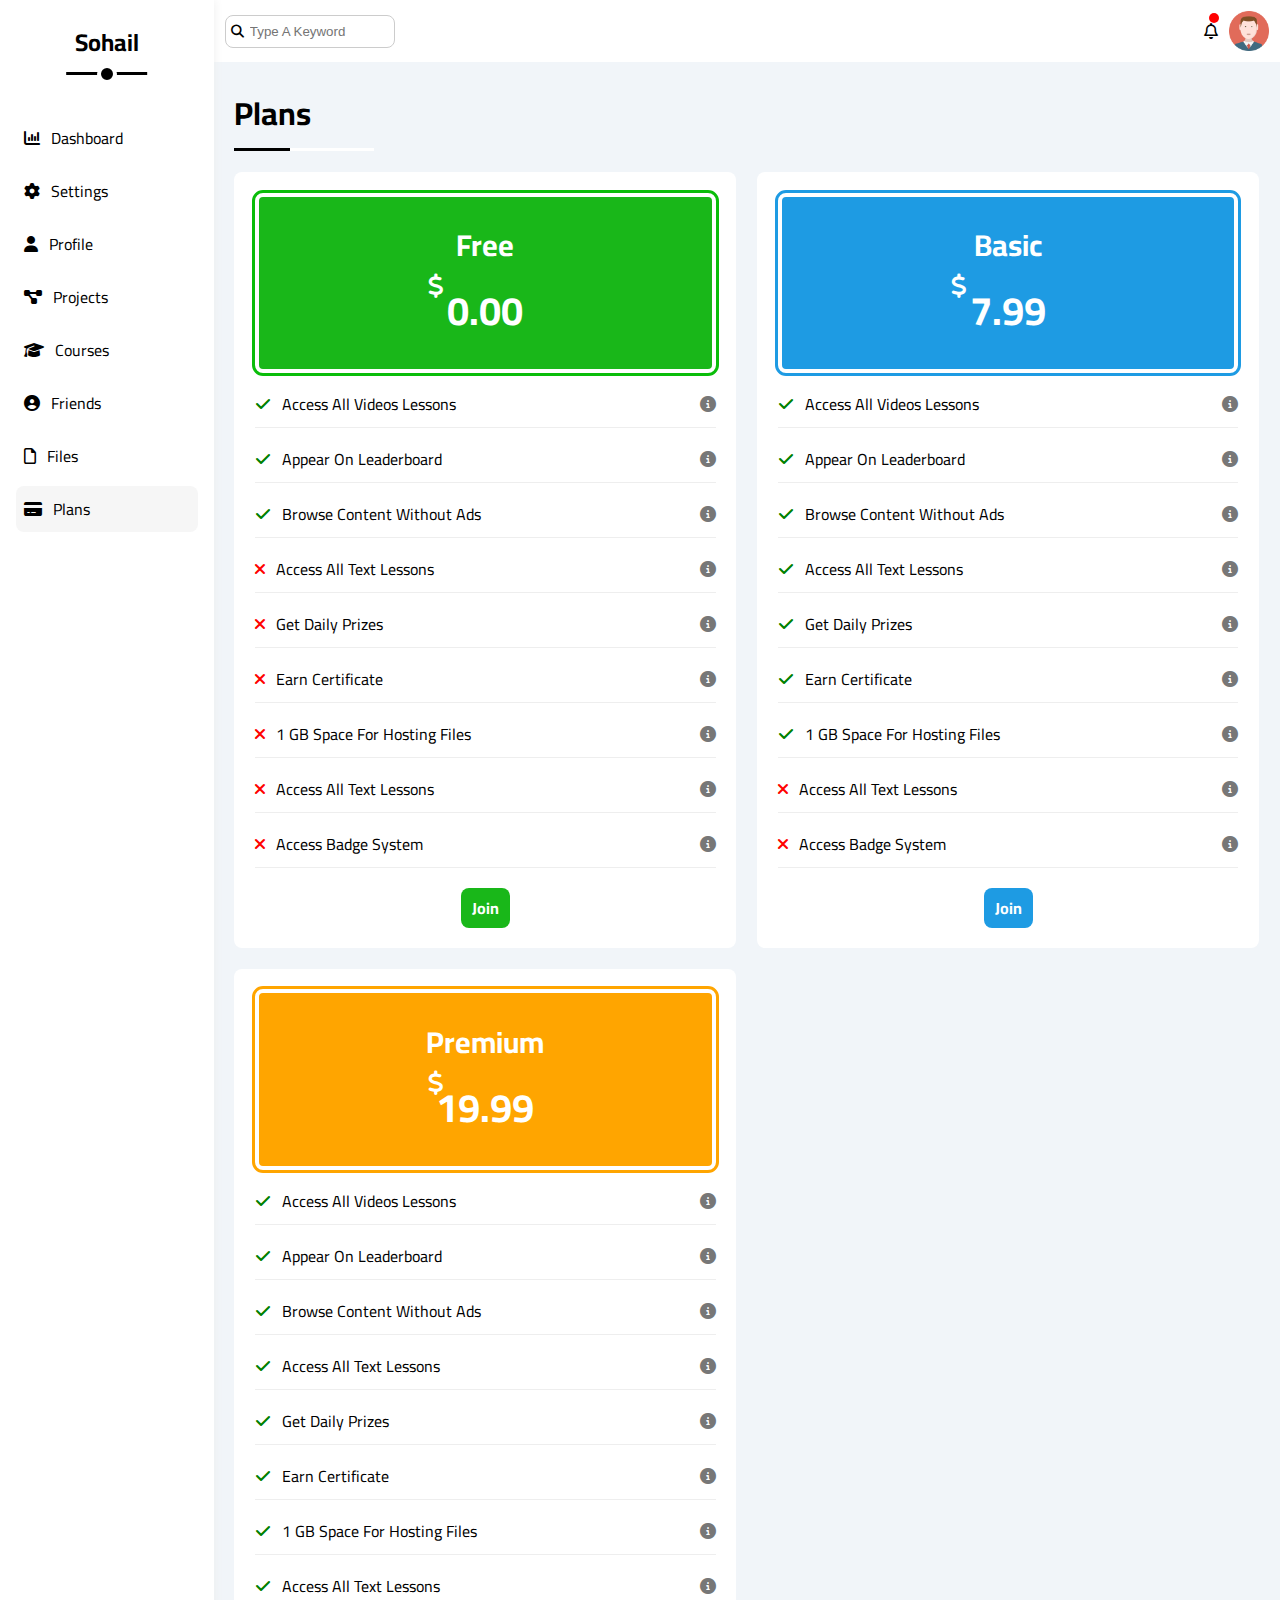
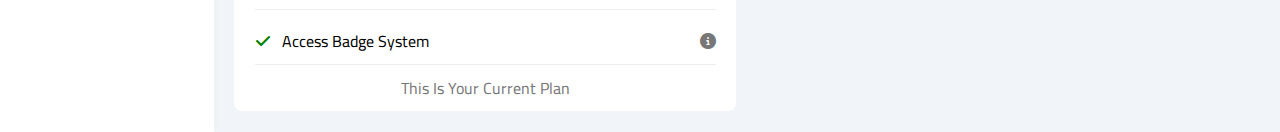
<file: Plans.html>
<!DOCTYPE html>
<html lang="en">
    <head>
        <meta charset="UTF-8">
        <meta http-equiv="X-UA-Compatible" content="IE=edge">
        <meta name="description" content="You can subscripe with any way you want">
        <meta name="viewport" content="width=device-width, initial-scale=1.0">
        <link rel="stylesheet" href="css/framework.css">
        <link rel="stylesheet" href="css/master.css">
        <link rel="stylesheet" href="css/all.min.css">
        <title>Dashboard</title>
        <!-- fonts -->
        <link rel="preconnect" href="https://fonts.googleapis.com">
        <link rel="preconnect" href="https://fonts.gstatic.com" crossorigin>
        <link href="https://fonts.googleapis.com/css2?family=Bai+Jamjuree:wght@400;600&family=Barlow+Semi+Condensed:wght@500;600&family=Big+Shoulders+Display:wght@700&family=Cairo:wght@300;500;600;700;800;900&family=Fraunces:opsz,wght@9..144,500&family=Inter:wght@400;700&family=Karla:wght@400;700&family=Kumbh+Sans:wght@400;700&family=League+Spartan:wght@400;500;700&family=Lexend+Deca&family=Open+Sans:wght@400;600;700;800&family=Outfit:wght@300;400;600&family=Poppins&family=Raleway:wght@400;700&family=Rubik:wght@400;500;700&display=swap" rel="stylesheet">
        <!-- font icons -->
        <link rel="stylesheet" href="https://cdnjs.cloudflare.com/ajax/libs/font-awesome/6.2.1/css/all.min.css" integrity="sha512-MV7K8+y+gLIBoVD59lQIYicR65iaqukzvf/nwasF0nqhPay5w/9lJmVM2hMDcnK1OnMGCdVK+iQrJ7lzPJQd1w==" crossorigin="anonymous" referrerpolicy="no-referrer" />
    </head>
    <body>      
        <div class="page d-flex">
            <aside class="menu-page bg-white p-13rem shadow">
                <h2 class="txt-c p-relative">Sohail</h3>
                <ul class="aside">
                    <li>
                        <a aria-label="Read more about Seminole tax hike" class="d-flex align-center flex-gap" href="index.html">
                            <i class="fa-solid fa-chart-column"></i>
                            <span>Dashboard</span>
                        </a>
                    </li>
                    <li>
                        <a aria-label="Read more about Seminole tax hike" class="d-flex align-center flex-gap"  href="Settings.html">
                            <i class="fa-solid fa-gear"></i>
                            <span>Settings</span>
                        </a>
                    </li>
                    <li>
                        <a aria-label="Read more about Seminole tax hike" class="d-flex align-center flex-gap"  href="Profile.html">
                            <i class="fa-solid fa-user"></i>
                            <span>Profile</span>
                        </a>
                    </li>
                    <li>
                        <a aria-label="Read more about Seminole tax hike" class="d-flex align-center flex-gap" href="Projects.html">
                            <i class="fa-solid fa-diagram-project"></i>
                            <span>Projects</span>
                        </a>
                    </li>
                    <li>
                        <a aria-label="Read more about Seminole tax hike" class="d-flex align-center flex-gap" href="Courses.html">
                            <i class="fa-solid fa-graduation-cap"></i>
                            <span>Courses</span>
                        </a>
                    </li>
                    <li>
                        <a aria-label="Read more about Seminole tax hike" class="d-flex align-center flex-gap" href="Friends.html">
                            <i class="fa-solid fa-circle-user"></i>
                            <span>Friends</span>
                        </a>
                    </li>
                    <li>
                        <a aria-label="Read more about Seminole tax hike" class="d-flex align-center flex-gap" href="Files.html">
                            <i class="fa-regular fa-file"></i>
                            <span>Files</span>
                        </a>
                    </li>
                    <li class="activated">
                        <a aria-label="Read more about Seminole tax hike" class="d-flex align-center flex-gap" href="Plans.html">
                            <i class="fa-solid fa-credit-card"></i>
                            <span>Plans</span>
                        </a>
                    </li>
                </ul>
            </aside> 
            <div class="content hide w-full">
                <div class="head p-13rem-2 bg-white d-flex justify-space align-center">
                    <div class="form p-relative">
                        <i class="fa-solid fa-magnifying-glass p-absolute fs-13 c-grey"></i>
                        <input class="input-p rad-1rem " type="search" placeholder="Type A Keyword">
                    </div>
                    <div class="image d-flex align-center flex-gap">
                        <div class="p-relative">
                            <i class="fa-regular fa-bell"></i>
                        </div>
                        <img class="wh-40" src="imgs/avatar.png" alt="">
                    </div>
                </div>
                <h1 class="p-relative m-13rem">Plans</h1>
                <section class="p-relative mf-13rem bg-white" style="margin-top: -1rem;">
                    <span class="p-absolute d-block"></span>
                </section>
                <!-- start plans section -->
                <div class="plans d-grid col-2 wrapper m-mobile column-mobile m-13rem gap">
                    <div class="bg-white p-13rem pb-0 rad-1rem">
                        <div class="bg-green-4 border-1 outline-1 p-relative txt-c rad-1rem p-13rem c-white">
                            <h1 class="m-0 fs-30">Free</h2>
                            <span class="fs-40 f-bold mt-1rem">0.00</span>
                            <i class="fa-solid fa-dollar-sign p-absolute fs-25 w-full" style="left: -50px;"></i>
                        </div>
                        <ul>
                            <li class="d-flex align-center b-bottom pb-05rem flex-gap mt-1rem">
                                <i class="fa-solid fa-check c-green"></i>
                                <div class="d-flex f-1 justify-space align-center">
                                    <p class="m-0">Access All Videos Lessons</p>
                                    <i class="fa-solid fa-circle-info c-777"></i>
                                </div>
                            </li> 
                            <li class="d-flex align-center b-bottom  pb-05rem flex-gap mt-1rem">
                                <i class="fa-solid fa-check c-green"></i>
                                <div class="d-flex f-1 justify-space align-center">
                                    <p class="m-0">Appear On Leaderboard</p>
                                    <i class="fa-solid fa-circle-info c-777"></i>
                                </div>
                            </li> 
                            <li class="d-flex align-center b-bottom  pb-05rem flex-gap mt-1rem">
                                <i class="fa-solid fa-check c-green"></i>
                                <div class="d-flex f-1 justify-space align-center">
                                    <p class="m-0">Browse Content Without Ads</p>
                                    <i class="fa-solid fa-circle-info c-777"></i>
                                </div>
                            </li> 
                            <li class="d-flex align-center b-bottom  pb-05rem flex-gap mt-1rem">
                                <i class="fa-solid fa-xmark c-red"></i>
                                <div class="d-flex f-1 justify-space align-center">
                                    <p class="m-0">Access All Text Lessons</p>
                                    <i class="fa-solid fa-circle-info c-777"></i>
                                </div>
                            </li> 
                            <li class="d-flex align-center b-bottom  pb-05rem flex-gap mt-1rem">
                                <i class="fa-solid fa-xmark c-red"></i>
                                <div class="d-flex f-1 justify-space align-center">
                                    <p class="m-0">Get Daily Prizes</p>
                                    <i class="fa-solid fa-circle-info c-777"></i>
                                </div>
                            </li> 
                            <li class="d-flex align-center b-bottom  pb-05rem flex-gap mt-1rem">
                                <i class="fa-solid fa-xmark c-red"></i>
                                <div class="d-flex f-1 justify-space align-center">
                                    <p class="m-0">Earn Certificate</p>
                                    <i class="fa-solid fa-circle-info c-777"></i>
                                </div>
                            </li> 
                            <li class="d-flex align-center b-bottom  pb-05rem flex-gap mt-1rem">
                                <i class="fa-solid fa-xmark c-red"></i>
                                <div class="d-flex f-1 justify-space align-center">
                                    <p class="m-0">1 GB Space For Hosting Files</p>
                                    <i class="fa-solid fa-circle-info c-777"></i>
                                </div>
                            </li> 
                            <li class="d-flex align-center b-bottom pb-05rem flex-gap mt-1rem">
                                <i class="fa-solid fa-xmark c-red"></i>
                                <div class="d-flex f-1 justify-space align-center">
                                    <p class="m-0">Access All Text Lessons</p>
                                    <i class="fa-solid fa-circle-info c-777"></i>
                                </div>
                            </li> 
                            <li class="d-flex align-center b-bottom pb-05rem flex-gap mt-1rem">
                                <i class="fa-solid fa-xmark c-red"></i>
                                <div class="d-flex f-1 justify-space align-center">
                                    <p class="m-0">Access Badge System</p>
                                    <i class="fa-solid fa-circle-info c-777"></i>
                                </div>
                            </li> 
                        </ul>
                        <a href="#" class="plan-1 bg-green-4 c-white p-button f-bold d-block rad-1rem trans w-fit" style="margin: 1.25rem auto 1.25rem">Join</a>
                    </div>
                    <div class="bg-white p-13rem pb-0 rad-1rem">
                        <div class="bg-blue border-1 outline-3 p-relative txt-c rad-1rem p-13rem c-white">
                            <h1 class="m-0 fs-30">Basic</h2>
                            <span class="fs-40 f-bold mt-1rem">7.99</span>
                            <i class="fa-solid fa-dollar-sign p-absolute fs-25 w-full" style="left: -50px;"></i>
                        </div>
                        <ul>
                            <li class="d-flex align-center b-bottom pb-05rem flex-gap mt-1rem">
                                <i class="fa-solid fa-check c-green"></i>
                                <div class="d-flex f-1 justify-space align-center">
                                    <p class="m-0">Access All Videos Lessons</p>
                                    <i class="fa-solid fa-circle-info c-777"></i>
                                </div>
                            </li> 
                            <li class="d-flex align-center b-bottom  pb-05rem flex-gap mt-1rem">
                                <i class="fa-solid fa-check c-green"></i>
                                <div class="d-flex f-1 justify-space align-center">
                                    <p class="m-0">Appear On Leaderboard</p>
                                    <i class="fa-solid fa-circle-info c-777"></i>
                                </div>
                            </li> 
                            <li class="d-flex align-center b-bottom  pb-05rem flex-gap mt-1rem">
                                <i class="fa-solid fa-check c-green"></i>
                                <div class="d-flex f-1 justify-space align-center">
                                    <p class="m-0">Browse Content Without Ads</p>
                                    <i class="fa-solid fa-circle-info c-777"></i>
                                </div>
                            </li> 
                            <li class="d-flex align-center b-bottom  pb-05rem flex-gap mt-1rem">
                                <i class="fa-solid fa-check c-green"></i>
                                <div class="d-flex f-1 justify-space align-center">
                                    <p class="m-0">Access All Text Lessons</p>
                                    <i class="fa-solid fa-circle-info c-777"></i>
                                </div>
                            </li> 
                            <li class="d-flex align-center b-bottom  pb-05rem flex-gap mt-1rem">
                                <i class="fa-solid fa-check c-green"></i>
                                <div class="d-flex f-1 justify-space align-center">
                                    <p class="m-0">Get Daily Prizes</p>
                                    <i class="fa-solid fa-circle-info c-777"></i>
                                </div>
                            </li> 
                            <li class="d-flex align-center b-bottom  pb-05rem flex-gap mt-1rem">
                                <i class="fa-solid fa-check c-green"></i>
                                <div class="d-flex f-1 justify-space align-center">
                                    <p class="m-0">Earn Certificate</p>
                                    <i class="fa-solid fa-circle-info c-777"></i>
                                </div>
                            </li> 
                            <li class="d-flex align-center b-bottom  pb-05rem flex-gap mt-1rem">
                                <i class="fa-solid fa-check c-green"></i>
                                <div class="d-flex f-1 justify-space align-center">
                                    <p class="m-0">1 GB Space For Hosting Files</p>
                                    <i class="fa-solid fa-circle-info c-777"></i>
                                </div>
                            </li> 
                            <li class="d-flex align-center b-bottom pb-05rem flex-gap mt-1rem">
                                <i class="fa-solid fa-xmark c-red"></i>
                                <div class="d-flex f-1 justify-space align-center">
                                    <p class="m-0">Access All Text Lessons</p>
                                    <i class="fa-solid fa-circle-info c-777"></i>
                                </div>
                            </li> 
                            <li class="d-flex align-center b-bottom pb-05rem flex-gap mt-1rem">
                                <i class="fa-solid fa-xmark c-red"></i>
                                <div class="d-flex f-1 justify-space align-center">
                                    <p class="m-0">Access Badge System</p>
                                    <i class="fa-solid fa-circle-info c-777"></i>
                                </div>
                            </li> 
                        </ul>
                        <a href="#" class="plan-2 bg-blue c-white f-bold p-button rad-1rem d-block w-fit trans" style="margin: 1.25rem auto 1.25rem">Join</a>
                    </div>
                    <div class="bg-white p-13rem pb-0 rad-1rem">
                        <div class="bg-orange-2 border-1 outline-2 p-relative txt-c rad-1rem p-13rem c-white">
                            <h1 class="m-0 fs-30">Premium</h2>
                            <span class="fs-40 f-bold mt-1rem">19.99</span>
                            <i class="fa-solid fa-dollar-sign p-absolute fs-25 w-full" style="left: -50px;"></i>
                        </div>
                        <ul>
                            <li class="d-flex align-center b-bottom pb-05rem flex-gap mt-1rem">
                                <i class="fa-solid fa-check c-green"></i>
                                <div class="d-flex f-1 justify-space align-center">
                                    <p class="m-0">Access All Videos Lessons</p>
                                    <i class="fa-solid fa-circle-info c-777"></i>
                                </div>
                            </li> 
                            <li class="d-flex align-center b-bottom  pb-05rem flex-gap mt-1rem">
                                <i class="fa-solid fa-check c-green"></i>
                                <div class="d-flex f-1 justify-space align-center">
                                    <p class="m-0">Appear On Leaderboard</p>
                                    <i class="fa-solid fa-circle-info c-777"></i>
                                </div>
                            </li> 
                            <li class="d-flex align-center b-bottom  pb-05rem flex-gap mt-1rem">
                                <i class="fa-solid fa-check c-green"></i>
                                <div class="d-flex f-1 justify-space align-center">
                                    <p class="m-0">Browse Content Without Ads</p>
                                    <i class="fa-solid fa-circle-info c-777"></i>
                                </div>
                            </li> 
                            <li class="d-flex align-center b-bottom  pb-05rem flex-gap mt-1rem">
                                <i class="fa-solid fa-check c-green"></i>
                                <div class="d-flex f-1 justify-space align-center">
                                    <p class="m-0">Access All Text Lessons</p>
                                    <i class="fa-solid fa-circle-info c-777"></i>
                                </div>
                            </li> 
                            <li class="d-flex align-center b-bottom  pb-05rem flex-gap mt-1rem">
                                <i class="fa-solid fa-check c-green"></i>
                                <div class="d-flex f-1 justify-space align-center">
                                    <p class="m-0">Get Daily Prizes</p>
                                    <i class="fa-solid fa-circle-info c-777"></i>
                                </div>
                            </li> 
                            <li class="d-flex align-center b-bottom  pb-05rem flex-gap mt-1rem">
                                <i class="fa-solid fa-check c-green"></i>
                                <div class="d-flex f-1 justify-space align-center">
                                    <p class="m-0">Earn Certificate</p>
                                    <i class="fa-solid fa-circle-info c-777"></i>
                                </div>
                            </li> 
                            <li class="d-flex align-center b-bottom  pb-05rem flex-gap mt-1rem">
                                <i class="fa-solid fa-check c-green"></i>
                                <div class="d-flex f-1 justify-space align-center">
                                    <p class="m-0">1 GB Space For Hosting Files</p>
                                    <i class="fa-solid fa-circle-info c-777"></i>
                                </div>
                            </li> 
                            <li class="d-flex align-center b-bottom pb-05rem flex-gap mt-1rem">
                                <i class="fa-solid fa-check c-green"></i>
                                <div class="d-flex f-1 justify-space align-center">
                                    <p class="m-0">Access All Text Lessons</p>
                                    <i class="fa-solid fa-circle-info c-777"></i>
                                </div>
                            </li> 
                            <li class="d-flex align-center b-bottom pb-05rem flex-gap mt-1rem">
                                <i class="fa-solid fa-check c-green"></i>
                                <div class="d-flex f-1 justify-space align-center">
                                    <p class="m-0">Access Badge System</p>
                                    <i class="fa-solid fa-circle-info c-777"></i>
                                </div>
                            </li> 
                            <span class="c-777 txt-c d-block p-05rem">This Is Your Current Plan</span>
                        </ul>
                    </div>
                </div>
                <!-- the end -->
            </div>
        </div>
    </body>
</html>
</file>
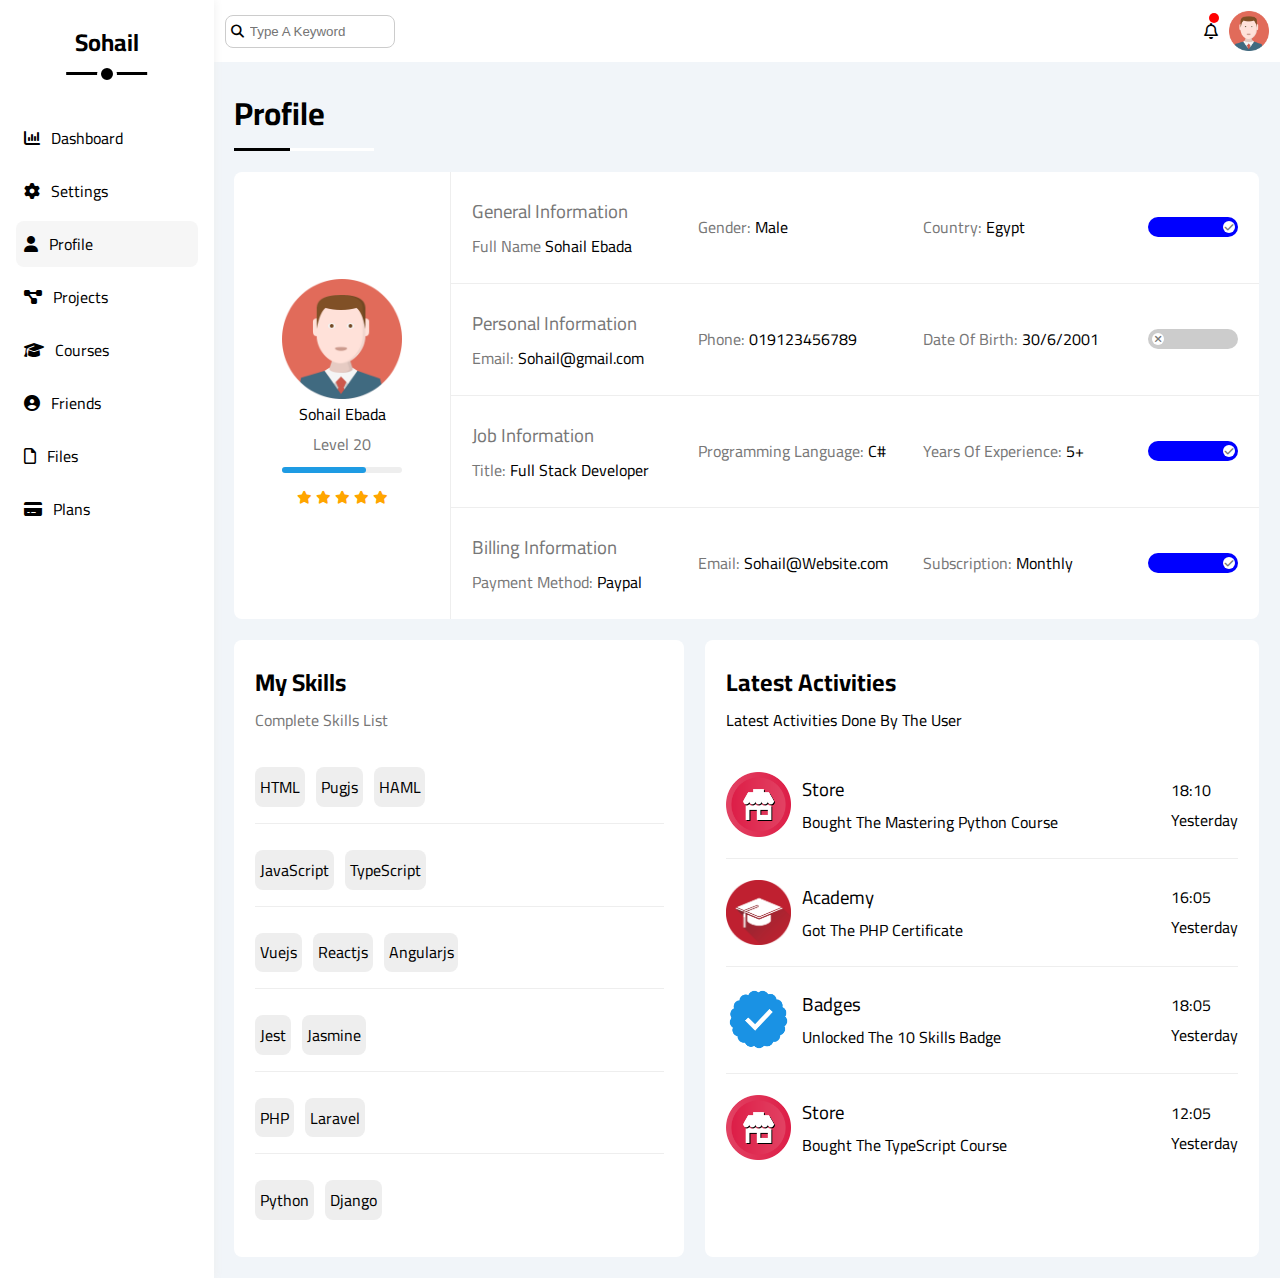
<file: Profile.html>
<!DOCTYPE html>
<html lang="en">
    <head>
        <meta charset="UTF-8">
        <meta http-equiv="X-UA-Compatible" content="IE=edge">
        <meta name="description" content="Enjoy the discount up to 50%">
        <meta name="viewport" content="width=device-width, initial-scale=1.0">
        <link rel="stylesheet" href="css/framework.css">
        <link rel="stylesheet" href="css/master.css">
        <link rel="stylesheet" href="css/all.min.css">
        <title>Profile</title>
        <!-- fonts -->
        <link rel="preconnect" href="https://fonts.googleapis.com">
        <link rel="preconnect" href="https://fonts.gstatic.com" crossorigin>
        <link href="https://fonts.googleapis.com/css2?family=Bai+Jamjuree:wght@400;600&family=Barlow+Semi+Condensed:wght@500;600&family=Big+Shoulders+Display:wght@700&family=Cairo:wght@300;500;600;700;800;900&family=Fraunces:opsz,wght@9..144,500&family=Inter:wght@400;700&family=Karla:wght@400;700&family=Kumbh+Sans:wght@400;700&family=League+Spartan:wght@400;500;700&family=Lexend+Deca&family=Open+Sans:wght@400;600;700;800&family=Outfit:wght@300;400;600&family=Poppins&family=Raleway:wght@400;700&family=Rubik:wght@400;500;700&display=swap" rel="stylesheet">
        <!-- font icons -->
        <link rel="stylesheet" href="https://cdnjs.cloudflare.com/ajax/libs/font-awesome/6.2.1/css/all.min.css" integrity="sha512-MV7K8+y+gLIBoVD59lQIYicR65iaqukzvf/nwasF0nqhPay5w/9lJmVM2hMDcnK1OnMGCdVK+iQrJ7lzPJQd1w==" crossorigin="anonymous" referrerpolicy="no-referrer" />
    </head>
    <body>      
        <div class="page d-flex">
            <aside class="menu-page bg-white p-13rem shadow">
                <h2 class="txt-c p-relative">Sohail</h3>
                <ul class="aside">
                    <li>
                        <a aria-label="Read more about Seminole tax hike" class="d-flex align-center flex-gap" href="index.html">
                            <i class="fa-solid fa-chart-column"></i>
                            <span>Dashboard</span>
                        </a>
                    </li>
                    <li>
                        <a aria-label="Read more about Seminole tax hike" class="d-flex align-center flex-gap"  href="Settings.html">
                            <i class="fa-solid fa-gear"></i>
                            <span>Settings</span>
                        </a>
                    </li>
                    <li class="activated">
                        <a aria-label="Read more about Seminole tax hike" class="d-flex align-center flex-gap"  href="Profile.html">
                            <i class="fa-solid fa-user"></i>
                            <span>Profile</span>
                        </a>
                    </li>
                    <li>
                        <a aria-label="Read more about Seminole tax hike" class="d-flex align-center flex-gap" href="Projects.html">
                            <i class="fa-solid fa-diagram-project"></i>
                            <span>Projects</span>
                        </a>
                    </li>
                    <li>
                        <a aria-label="Read more about Seminole tax hike" class="d-flex align-center flex-gap" href="Courses.html">
                            <i class="fa-solid fa-graduation-cap"></i>
                            <span>Courses</span>
                        </a>
                    </li>
                    <li>
                        <a aria-label="Read more about Seminole tax hike" class="d-flex align-center flex-gap" href="Friends.html">
                            <i class="fa-solid fa-circle-user"></i>
                            <span>Friends</span>
                        </a>
                    </li>
                    <li>
                        <a aria-label="Read more about Seminole tax hike" class="d-flex align-center flex-gap" href="Files.html">
                            <i class="fa-regular fa-file"></i>
                            <span>Files</span>
                        </a>
                    </li>
                    <li>
                        <a aria-label="Read more about Seminole tax hike" class="d-flex align-center flex-gap" href="Plans.html">
                            <i class="fa-solid fa-credit-card"></i>
                            <span>Plans</span>
                        </a>
                    </li>
                </ul>
            </aside> 
            <div class="content hide w-full">
                <div class="head p-13rem-2 bg-white d-flex justify-space align-center">
                    <div class="form p-relative">
                        <i class="fa-solid fa-magnifying-glass p-absolute fs-13 c-grey"></i>
                        <input class="input-p rad-1rem " type="search" placeholder="Type A Keyword">
                    </div>
                    <div class="image d-flex align-center flex-gap">
                        <div class="p-relative">
                            <i class="fa-regular fa-bell"></i>
                        </div>
                        <img class="wh-40" src="imgs/avatar.png" alt="">
                    </div>
                </div>
                <h1 class="p-relative m-13rem">Profile</h1>
                <section class="p-relative mf-13rem bg-white" style="margin-top: -1rem;">
                    <span class="p-absolute d-block"></span>
                </section>
                <div class="profile-section hide bg-white m-13rem mb-0 rad-1rem m-mobile">
                    <!-- start profile section -->
                    <div class="profile txt-center d-flex column bg-white m-mobile w-full">
                        <div class="txt-c p d-flex flex-column justify-center align-center">
                            <img class="wh-120" src="imgs/avatar.png" alt="">
                            <span class="m-0 d-block">Sohail Ebada</span>
                            <span class="c-777">Level 20</span>
                            <span class="mt-07rem rad-2rem mb-5rem w-full d-block bg-eee" style="height: 6px">
                                <span class="h-full rad-2rem d-block bg-blue" style="width: 70%"></span>
                            </span>
                            <div>
                                <i class="fa-solid fa-star c-orange fs-13"></i>
                                <i class="fa-solid fa-star c-orange fs-13"></i>
                                <i class="fa-solid fa-star c-orange fs-13"></i>
                                <i class="fa-solid fa-star c-orange fs-13"></i>
                                <i class="fa-solid fa-star c-orange fs-13"></i>
                            </div>
                        </div>
                        <div class="b-left f-1 data">
                            <div class="d-flex trans line-2 column-mobile f-1 justify-space p-13rem b-bottom align-center sec-1">
                                <div class="f-1">
                                    <h3 class="m-0 f-normal c-777">General Information</h3>
                                    <h4 class="f-normal m-0 c-777">Full Name <span class="c-black-2">Sohail Ebada</span></h4>
                                </div>
                                <span class="c-777 f-1">Gender: <span class="c-black-2">Male</span></span>
                                <span class="c-777 f-1">Country: <span class="c-black-2">Egypt</span></span>
                                <label for="key">
                                    <input class="app-none" type="checkbox" id="key" checked>
                                    <div style="width: 90px; height: 20px; cursor: pointer;" class="p-relative m-top f-1 bg-ccc rad-2rem trans toggle-2"></div>
                                </label>
                            </div>
                            <div class="d-flex trans line-2 f-1 column-mobile justify-space p-13rem b-bottom align-center sec-1">
                                <div class="f-1">
                                    <h3 class="m-0 f-normal c-777">Personal Information</h3>
                                    <h4 class="f-normal m-0 c-777">Email: <span class="c-black-2">Sohail@gmail.com</span></h4>
                                </div>
                                <span class="c-777 f-1">Phone: <span class="c-black-2">019123456789</span></span>
                                <span class="c-777 f-1">Date Of Birth: <span class="c-black-2">30/6/2001</span></span>
                                <label for="key-one">
                                    <input class="app-none" type="checkbox" id="key-one">
                                    <div style="width: 90px; height: 20px; cursor: pointer;" class="p-relative f-1 m-top bg-ccc rad-2rem trans toggle-2"></div>
                                </label>
                            </div>
                            <div class="d-flex trans line-2 f-1 justify-space column-mobile p-13rem b-bottom align-center sec-1">
                                <div class="f-1">
                                    <h3 class="m-0 f-normal c-777">Job Information</h3>
                                    <h4 class="f-normal m-0 c-777">Title: <span class="c-black-2">Full Stack Developer</span></h4>
                                </div>
                                <span class="c-777 f-1">Programming Language: <span class="c-black-2">C#</span></span>
                                <span class="c-777 f-1">Years Of Experience: <span class="c-black-2">5+</span></span>
                                <label for="key-two">
                                    <input class="app-none" type="checkbox" id="key-two" checked>
                                    <div style="width: 90px; height: 20px; cursor: pointer;" class="p-relative m-top f-1 bg-ccc rad-2rem trans toggle-2"></div>
                                </label>
                            </div>
                            <div class="d-flex trans line-2 f-1 column-mobile justify-space p-13rem align-center sec-1">
                                <div class="f-1">
                                    <h3 class="m-0 f-normal c-777">Billing Information</h3>
                                    <h4 class="f-normal m-0 c-777">Payment Method: <span class="c-black-2">Paypal</span></h4>
                                </div>
                                <span class="c-777 f-1">Email: <span class="c-black-2">Sohail@Website.com</span></span>
                                <span class="c-777 f-1">Subscription: <span class="c-black-2">Monthly</span></span>
                                <label for="key-three">
                                    <input class="app-none" type="checkbox" id="key-three" checked>
                                    <div style="width: 90px; height: 20px; cursor: pointer;" class="p-relative m-top f-1 bg-ccc rad-2rem trans toggle-2"></div>
                                </label>
                            </div> 
                        </div>
                    </div>
                    <!-- the end -->
                    <!-- start skills section -->
                    <!-- the end -->
                </div>
                <div class="d-flex txt-center f-wrap gap column-mobile">
                    <div style="flex-basis: 450px" class="bg-white m-mobile p-13rem mr-0 m-13rem m-bott rad-1rem skills">
                        <h2 class="m-0">My Skills</h2>
                        <p class="c-777 mt-0">Complete Skills List</p>
                        <div class="d-flex justify-c p3 mb-1rem b-bottom flex-gap">
                            <span class="bg-eee p-13rem-3 rad-1rem">HTML</span>
                            <span class="bg-eee p-13rem-3 rad-1rem">Pugjs</span>
                            <span class="bg-eee p-13rem-3 rad-1rem">HAML</span>
                        </div>
                        <div class="d-flex p3 justify-c mb-1rem b-bottom flex-gap">
                            <span class="bg-eee p-13rem-3 rad-1rem">JavaScript</span>
                            <span class="bg-eee p-13rem-3 rad-1rem">TypeScript</span>
                        </div>
                        <div class="d-flex p3 justify-c mb-1rem b-bottom flex-gap">
                            <span class="bg-eee p-13rem-3 rad-1rem">Vuejs</span>
                            <span class="bg-eee p-13rem-3 rad-1rem">Reactjs</span>
                            <span class="bg-eee p-13rem-3 rad-1rem">Angularjs</span>
                        </div>
                        <div class="d-flex p3 justify-c mb-1rem b-bottom flex-gap">
                            <span class="bg-eee p-13rem-3 rad-1rem">Jest</span>
                            <span class="bg-eee p-13rem-3 rad-1rem">Jasmine</span>
                        </div>
                        <div class="d-flex p3 justify-c mb-1rem b-bottom flex-gap">
                            <span class="bg-eee p-13rem-3 rad-1rem">PHP</span>
                            <span class="bg-eee p-13rem-3 rad-1rem">Laravel</span>
                        </div>
                        <div class="d-flex p3 justify-c flex-gap">
                            <span class="bg-eee p-13rem-3 rad-1rem">Python</span>
                            <span class="bg-eee p-13rem-3 rad-1rem">Django</span>
                        </div>
                    </div>
                    <div class="bg-white m-mobile p-13rem m-13rem mf-0 m-mobile m-t rad-1rem f-1 activities">
                        <h2 class="m-0">Latest Activities</h2>
                        <p class="mt-0">Latest Activities Done By The User</p>
                        <div class="d-flex padd-1 g-0 column-mobile b-bottom flex-gap justify-space align-center">
                            <img class="wh-65" src="imgs/activity-01.png" alt="">
                            <div class="f-1 p-13rem pl-0 padd-0">
                                <h3 class="f-normal m-0">Store</h3>
                                <p class="m-0">Bought The Mastering Python Course</p>
                            </div>
                            <div>
                                <span>18:10</span>
                                <span class="d-block">Yesterday</span>
                            </div>
                        </div>
                        <div class="d-flex padd-1 g-0 column-mobile b-bottom flex-gap justify-space align-center">
                            <img class="wh-65" src="imgs/activity-02.png" alt="">
                            <div class="f-1 p-13rem pl-0 padd-0">
                                <h3 class="f-normal m-0">Academy</h3>
                                <p class="m-0">Got The PHP Certificate</p>
                            </div>
                            <div>
                                <span>16:05</span>
                                <span class="d-block">Yesterday</span>
                            </div>
                        </div>
                        <div class="d-flex padd-1 g-0 column-mobile b-bottom flex-gap justify-space align-center">
                            <img class="wh-65" src="imgs/activity-03.png" alt="">
                            <div class="f-1 p-13rem pl-0 padd-0">
                                <h3 class="f-normal m-0">Badges</h3>
                                <p class="m-0">Unlocked The 10 Skills Badge</p>
                            </div>
                            <div>
                                <span>18:05</span>
                                <span class="d-block">Yesterday</span>
                            </div>
                        </div>
                        <div class="d-flex padd-1 g-0 column-mobile flex-gap justify-space align-center">
                            <img class="wh-65" src="imgs/activity-01 (1).png" alt="">
                            <div class="f-1 p-13rem pl-0 padd-0">
                                <h3 class="f-normal m-0">Store</h3>
                                <p class="m-0">Bought The TypeScript Course</p>
                            </div>
                            <div>
                                <span>12:05</span>
                                <span class="d-block">Yesterday</span>
                            </div>
                        </div>
                    </div>
                </div>
            </div>
        </div>
    </body>
</html>
</file>
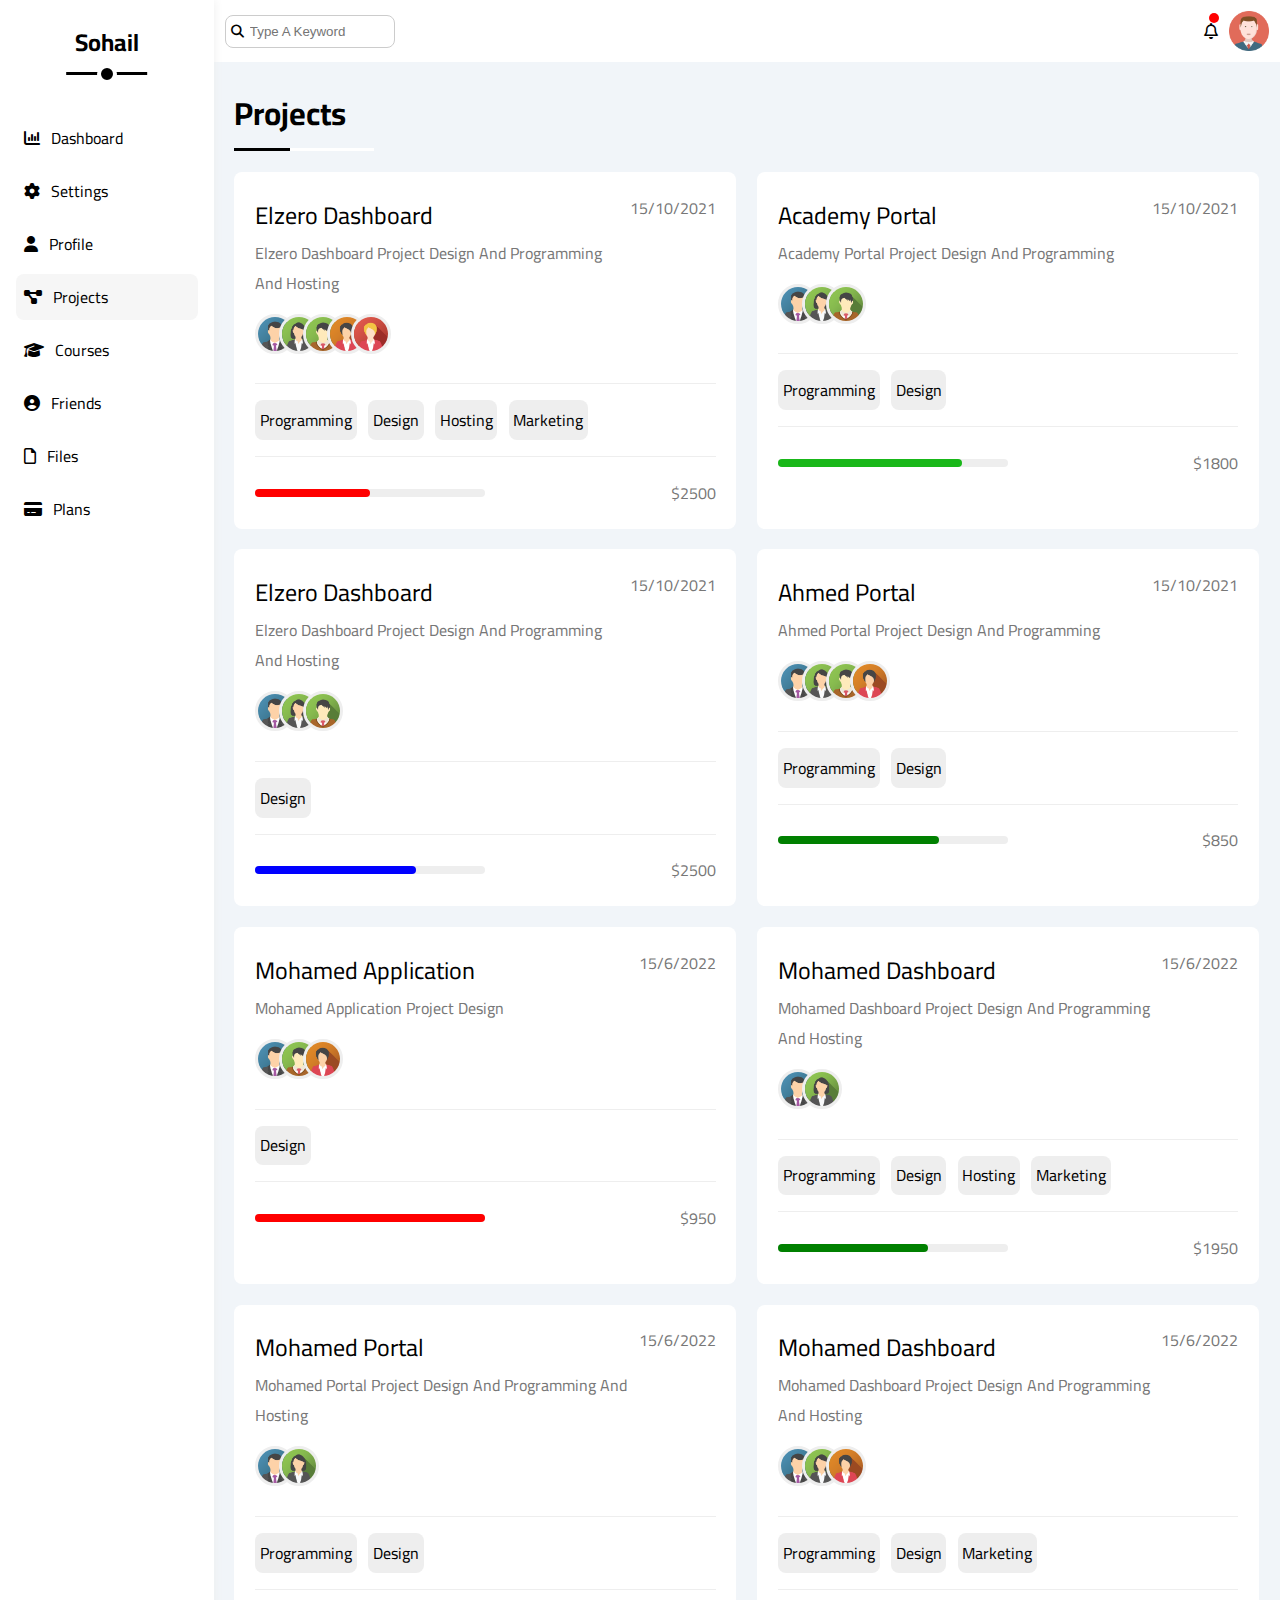
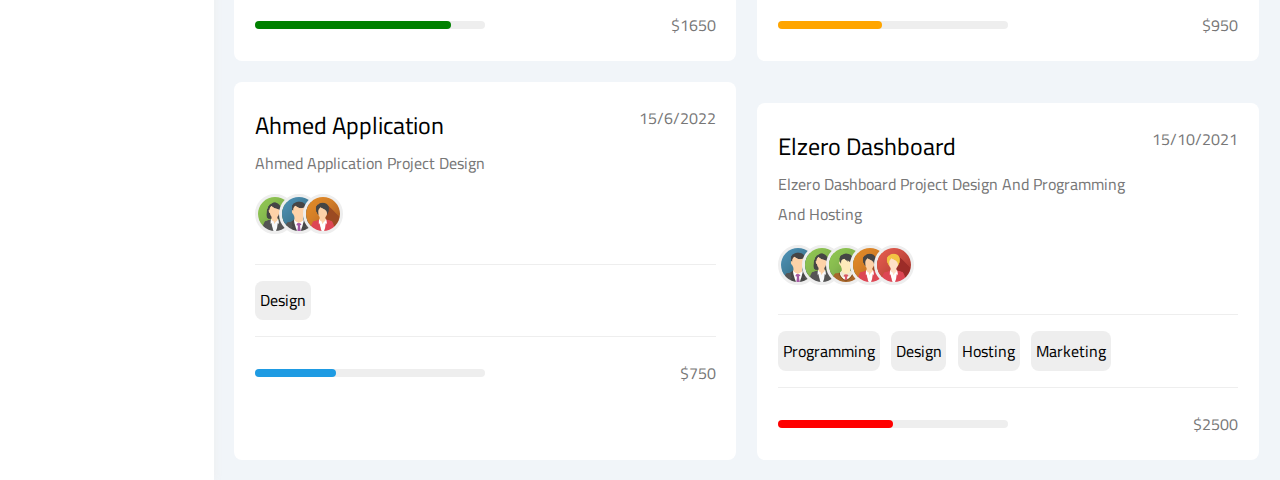
<file: Projects.html>
<!DOCTYPE html>
<html lang="en">
    <head>
        <meta charset="UTF-8">
        <meta http-equiv="X-UA-Compatible" content="IE=edge">
        <meta name="description" content="Read the description">
        <meta name="viewport" content="width=device-width, initial-scale=1.0">
        <link rel="stylesheet" href="css/framework.css">
        <link rel="stylesheet" href="css/master.css">
        <link rel="stylesheet" href="css/all.min.css">
        <title>Dashboard</title>
        <!-- fonts -->
        <link rel="preconnect" href="https://fonts.googleapis.com">
        <link rel="preconnect" href="https://fonts.gstatic.com" crossorigin>
        <link href="https://fonts.googleapis.com/css2?family=Bai+Jamjuree:wght@400;600&family=Barlow+Semi+Condensed:wght@500;600&family=Big+Shoulders+Display:wght@700&family=Cairo:wght@300;500;600;700;800;900&family=Fraunces:opsz,wght@9..144,500&family=Inter:wght@400;700&family=Karla:wght@400;700&family=Kumbh+Sans:wght@400;700&family=League+Spartan:wght@400;500;700&family=Lexend+Deca&family=Open+Sans:wght@400;600;700;800&family=Outfit:wght@300;400;600&family=Poppins&family=Raleway:wght@400;700&family=Rubik:wght@400;500;700&display=swap" rel="stylesheet">
        <!-- font icons -->
        <link rel="stylesheet" href="https://cdnjs.cloudflare.com/ajax/libs/font-awesome/6.2.1/css/all.min.css" integrity="sha512-MV7K8+y+gLIBoVD59lQIYicR65iaqukzvf/nwasF0nqhPay5w/9lJmVM2hMDcnK1OnMGCdVK+iQrJ7lzPJQd1w==" crossorigin="anonymous" referrerpolicy="no-referrer" />
    </head>
    <body>      
        <div class="page d-flex">
            <aside class="menu-page bg-white p-13rem shadow">
                <h2 class="txt-c p-relative">Sohail</h3>
                <ul class="aside">
                    <li>
                        <a class="d-flex align-center flex-gap" href="index.html">
                            <i class="fa-solid fa-chart-column"></i>
                            <span>Dashboard</span>
                        </a>
                    </li>
                    <li>
                        <a class="d-flex align-center flex-gap"  href="Settings.html">
                            <i class="fa-solid fa-gear"></i>
                            <span>Settings</span>
                        </a>
                    </li>
                    <li>
                        <a class="d-flex align-center flex-gap"  href="Profile.html">
                            <i class="fa-solid fa-user"></i>
                            <span>Profile</span>
                        </a>
                    </li>
                    <li class="activated">
                        <a class="d-flex align-center flex-gap" href="Projects.html">
                            <i class="fa-solid fa-diagram-project"></i>
                            <span>Projects</span>
                        </a>
                    </li>
                    <li>
                        <a class="d-flex align-center flex-gap" href="Courses.html">
                            <i class="fa-solid fa-graduation-cap"></i>
                            <span>Courses</span>
                        </a>
                    </li>
                    <li>
                        <a class="d-flex align-center flex-gap" href="Friends.html">
                            <i class="fa-solid fa-circle-user"></i>
                            <span>Friends</span>
                        </a>
                    </li>
                    <li>
                        <a class="d-flex align-center flex-gap" href="Files.html">
                            <i class="fa-regular fa-file"></i>
                            <span>Files</span>
                        </a>
                    </li>
                    <li>
                        <a class="d-flex align-center flex-gap" href="Plans.html">
                            <i class="fa-solid fa-credit-card"></i>
                            <span>Plans</span>
                        </a>
                    </li>
                </ul>
            </aside>  
            <div class="content hide w-full">
                <div class="head p-13rem-2 bg-white d-flex justify-space align-center">
                    <div class="form p-relative">
                        <i class="fa-solid fa-magnifying-glass p-absolute fs-13 c-grey"></i>
                        <input class="input-p rad-1rem " type="search" placeholder="Type A Keyword">
                    </div>
                    <div class="image d-flex align-center flex-gap">
                        <div class="p-relative">
                            <i class="fa-regular fa-bell"></i>
                        </div>
                        <img class="wh-40" src="imgs/avatar.png" alt="">
                    </div>
                </div>
                <h1 class="p-relative m-13rem">Projects</h1>
                <section class="p-relative mf-13rem bg-white" style="margin-top: -1rem;">
                    <span class="p-absolute d-block"></span>
                </section>
                <div class="d-grid col-32 g-05 wrapper mb-13rem gap mf-13rem mr-13rem m-mobile">
                    <!-- start sohail dashboard section -->
                    <div class="bg-white p-13rem rad-1rem mt-13rem sohail-dashboard">
                        <div class="d-flex justify-space">
                            <div>
                                <h2 class="m-0 f-normal">Elzero Dashboard</h2>
                                <p class="mt-0 c-777">Elzero Dashboard Project Design And Programming And Hosting</p>
                            </div>
                            <span class="c-777">15/10/2021</span>
                        </div>
                        <div class="team-profile">
                            <img class="wh-40 circle border-3" src="imgs/team-01.png" alt="">
                            <img style="margin-left: -1.25rem" class="wh-40 circle border-3" src="imgs/team-02.png" alt="">
                            <img style="margin-left: -1.25rem" class="wh-40 circle border-3" src="imgs/team-03.png" alt="">
                            <img style="margin-left: -1.25rem" class="wh-40 circle border-3" src="imgs/team-04.png" alt="">
                            <img style="margin-left: -1.25rem" class="wh-40 circle border-3" src="imgs/team-05.png" alt="">
                        </div>
                        <div class="d-flex column-mobile justify-end b-top b-bottom mt-13rem p3 flex-gap">
                            <span class="bg-eee w-arrow mar-auto p-13rem-3 rad-1rem">Programming</span>
                            <span class="bg-eee w-arrow mar-auto p-13rem-3 rad-1rem">Design</span>
                            <span class="bg-eee w-arrow mar-auto p-13rem-3 rad-1rem">Hosting</span>
                            <span class="bg-eee w-arrow mar-auto p-13rem-3 rad-1rem">Marketing</span>
                        </div>
                        <div class="d-flex justify-end align-center pt-13rem pb-0" style="padding-bottom: 0;">
                            <div class="w-200 f-1 d-block bg-eee rad-2rem" style="height: 8px;">
                                <span class="rad-2rem d-block bg-red" style="width: 50%; height: 100%;"></span>
                            </div>
                            <span class="c-777 f-1 txt-r">$2500</span>
                        </div>
                    </div>
                    <div class="bg-white p-13rem m-t rad-1rem mt-13rem sohail-dashboard">
                        <div class="d-flex justify-space">
                            <div>
                                <h2 class="m-0 f-normal">Academy Portal</h2>
                                <p class="mt-0 c-777">Academy Portal Project Design And Programming</p>
                            </div>
                            <span class="c-777">15/10/2021</span>
                        </div>
                        <div class="team-profile">
                            <img class="wh-40 circle border-3" src="imgs/team-01.png" alt="">
                            <img style="margin-left: -1.25rem" class="wh-40 circle border-3" src="imgs/team-02.png" alt="">
                            <img style="margin-left: -1.25rem" class="wh-40 circle border-3" src="imgs/team-03.png" alt="">
                        </div>
                        <div class="d-flex column-mobile justify-end b-top b-bottom mt-13rem p3 flex-gap">
                            <span class="bg-eee w-arrow mar-auto p-13rem-3 rad-1rem">Programming</span>
                            <span class="bg-eee w-arrow mar-auto p-13rem-3 rad-1rem">Design</span>
                        </div>
                        <div class="d-flex justify-end align-center pt-13rem pb-0" style="padding-bottom: 0;">
                            <div class="w-200 f-1 d-block bg-eee rad-2rem" style="height: 8px;">
                                <span class="rad-2rem d-block bg-green-4" style="width: 80%; height: 100%;"></span>
                            </div>
                            <span class="c-777 f-1 txt-r">$1800</span>
                        </div>
                    </div>
                    <div class="bg-white p-13rem rad-1rem sohail-dashboard">
                        <div class="d-flex justify-space">
                            <div>
                                <h2 class="m-0 f-normal">Elzero Dashboard</h2>
                                <p class="mt-0 c-777">Elzero Dashboard Project Design And Programming And Hosting</p>
                            </div>
                            <span class="c-777">15/10/2021</span>
                        </div>
                        <div class="team-profile">
                            <img class="wh-40 circle border-3" src="imgs/team-01.png" alt="">
                            <img style="margin-left: -1.25rem" class="wh-40 circle border-3" src="imgs/team-02.png" alt="">
                            <img style="margin-left: -1.25rem" class="wh-40 circle border-3" src="imgs/team-03.png" alt="">
                        </div>
                        <div class="d-flex justify-end b-top b-bottom mt-13rem p3 flex-gap">
                            <span class="bg-eee p-13rem-3 w-arrow mar-auto rad-1rem">Design</span>
                        </div>
                        <div class="d-flex justify-end align-center pt-13rem pb-0" style="padding-bottom: 0;">
                            <div class="w-200 f-1 d-block bg-eee rad-2rem" style="height: 8px;">
                                <span class="rad-2rem d-block bg-blue-2" style="width: 70%; height: 100%;"></span>
                            </div>
                            <span class="c-777 f-1 txt-r">$2500</span>
                        </div>
                    </div>
                    <div class="bg-white p-13rem rad-1rem sohail-dashboard">
                        <div class="d-flex justify-space">
                            <div>
                                <h2 class="m-0 f-normal">Ahmed Portal</h2>
                                <p class="mt-0 c-777">Ahmed Portal Project Design And Programming</p>
                            </div>
                            <span class="c-777">15/10/2021</span>
                        </div>
                        <div class="team-profile">
                            <img class="wh-40 circle border-3" src="imgs/team-01.png" alt="">
                            <img style="margin-left: -1.25rem" class="wh-40 circle border-3" src="imgs/team-02.png" alt="">
                            <img style="margin-left: -1.25rem" class="wh-40 circle border-3" src="imgs/team-03.png" alt="">
                            <img style="margin-left: -1.25rem" class="wh-40 circle border-3" src="imgs/team-04.png" alt="">
                        </div>
                        <div class="d-flex column-mobile justify-end b-top b-bottom mt-13rem p3 flex-gap">
                            <span class="bg-eee p-13rem-3 w-arrow mar-auto rad-1rem">Programming</span>
                            <span class="bg-eee p-13rem-3 w-arrow mar-auto rad-1rem">Design</span>
                        </div>
                        <div class="d-flex justify-end align-center pt-13rem pb-0" style="padding-bottom: 0;">
                            <div class="w-200 f-1 d-block bg-eee rad-2rem" style="height: 8px;">
                                <span class="rad-2rem d-block bg-green-2" style="width: 70%; height: 100%;"></span>
                            </div>
                            <span class="c-777 f-1 txt-r">$850</span>
                        </div>
                    </div>
                    <div class="bg-white p-13rem rad-1rem sohail-dashboard">
                        <div class="d-flex justify-space">
                            <div>
                                <h2 class="m-0 f-normal">Mohamed Application</h2>
                                <p class="mt-0 c-777">Mohamed Application Project Design</p>
                            </div>
                            <span class="c-777">15/6/2022</span>
                        </div>
                        <div class="team-profile">
                            <img class="wh-40 circle border-3" src="imgs/team-01.png" alt="">
                            <img style="margin-left: -1.25rem" class="wh-40 circle border-3" src="imgs/team-03.png" alt="">
                            <img style="margin-left: -1.25rem" class="wh-40 circle border-3" src="imgs/team-04.png" alt="">
                        </div>
                        <div class="d-flex justify-end b-top b-bottom mt-13rem p3 flex-gap">
                            <span class="bg-eee w-arrow mar-auto p-13rem-3 rad-1rem">Design</span>
                        </div>
                        <div class="d-flex justify-end align-center pt-13rem pb-0" style="padding-bottom: 0;">
                            <div class="w-200 f-1 d-block bg-eee rad-2rem" style="height: 8px;">
                                <span class="rad-2rem d-block bg-red" style="width: 100%; height: 100%;"></span>
                            </div>
                            <span class="c-777 f-1 txt-r">$950</span>
                        </div>
                    </div>
                    <div class="bg-white p-13rem rad-1rem sohail-dashboard">
                        <div class="d-flex justify-space">
                            <div>
                                <h2 class="m-0 f-normal">Mohamed Dashboard</h2>
                                <p class="mt-0 c-777">Mohamed Dashboard Project Design And Programming And Hosting</p>
                            </div>
                            <span class="c-777">15/6/2022</span>
                        </div>
                        <div class="team-profile">
                            <img class="wh-40 circle border-3" src="imgs/team-01.png" alt="">
                            <img style="margin-left: -1.25rem" class="wh-40 circle border-3" src="imgs/team-02.png" alt="">
                        </div>
                        <div class="d-flex column-mobile justify-end b-top b-bottom mt-13rem p3 flex-gap">
                            <span class="bg-eee p-13rem-3 w-arrow mar-auto rad-1rem">Programming</span>
                            <span class="bg-eee p-13rem-3 w-arrow mar-auto rad-1rem">Design</span>
                            <span class="bg-eee p-13rem-3 w-arrow mar-auto rad-1rem">Hosting</span>
                            <span class="bg-eee p-13rem-3 w-arrow mar-auto rad-1rem">Marketing</span>
                        </div>
                        <div class="d-flex justify-end align-center pt-13rem pb-0" style="padding-bottom: 0;">
                            <div class="w-200 f-1 d-block bg-eee rad-2rem" style="height: 8px;">
                                <span class="rad-2rem d-block bg-green-2" style="width: 65%; height: 100%;"></span>
                            </div>
                            <span class="c-777 f-1 txt-r">$1950</span>
                        </div>
                    </div>
                    <div class="bg-white p-13rem rad-1rem sohail-dashboard">
                        <div class="d-flex justify-space">
                            <div>
                                <h2 class="m-0 f-normal">Mohamed Portal</h2>
                                <p class="mt-0 c-777">Mohamed Portal Project Design And Programming And Hosting</p>
                            </div>
                            <span class="c-777">15/6/2022</span>
                        </div>
                        <div class="team-profile">
                            <img class="wh-40 circle border-3" src="imgs/team-01.png" alt="">
                            <img style="margin-left: -1.25rem" class="wh-40 circle border-3" src="imgs/team-02.png" alt="">
                        </div>
                        <div class="d-flex column-mobile justify-end b-top b-bottom mt-13rem p3 flex-gap">
                            <span class="bg-eee p-13rem-3 w-arrow mar-auto rad-1rem">Programming</span>
                            <span class="bg-eee p-13rem-3 w-arrow mar-auto rad-1rem">Design</span>
                        </div>
                        <div class="d-flex justify-end align-center pt-13rem pb-0" style="padding-bottom: 0;">
                            <div class="w-200 f-1 d-block bg-eee rad-2rem" style="height: 8px;">
                                <span class="rad-2rem d-block bg-green-2" style="width: 85%; height: 100%;"></span>
                            </div>
                            <span class="c-777 f-1 txt-r">$1650</span>
                        </div>
                    </div>
                    <div class="bg-white p-13rem rad-1rem sohail-dashboard">
                        <div class="d-flex justify-space">
                            <div>
                                <h2 class="m-0 f-normal">Mohamed Dashboard</h2>
                                <p class="mt-0 c-777">Mohamed Dashboard Project Design And Programming And Hosting</p>
                            </div>
                            <span class="c-777">15/6/2022</span>
                        </div>
                        <div class="team-profile">
                            <img class="wh-40 circle border-3" src="imgs/team-01.png" alt="">
                            <img style="margin-left: -1.25rem" class="wh-40 circle border-3" src="imgs/team-02.png" alt="">
                            <img style="margin-left: -1.25rem" class="wh-40 circle border-3" src="imgs/team-04.png" alt="">
                        </div>
                        <div class="d-flex column-mobile justify-end b-top b-bottom mt-13rem p3 flex-gap">
                            <span class="bg-eee p-13rem-3 w-arrow mar-auto rad-1rem">Programming</span>
                            <span class="bg-eee p-13rem-3 w-arrow mar-auto rad-1rem">Design</span>
                            <span class="bg-eee p-13rem-3 w-arrow mar-auto rad-1rem">Marketing</span>
                        </div>
                        <div class="d-flex justify-end align-center pt-13rem pb-0" style="padding-bottom: 0;">
                            <div class="w-200 f-1 d-block bg-eee rad-2rem" style="height: 8px;">
                                <span class="rad-2rem d-block bg-orange-2" style="width: 45%; height: 100%;"></span>
                            </div>
                            <span class="c-777 f-1 txt-r">$950</span>
                        </div>
                    </div>
                    <div class="bg-white p-13rem rad-1rem sohail-dashboard">
                        <div class="d-flex justify-space">
                            <div>
                                <h2 class="m-0 f-normal">Ahmed Application</h2>
                                <p class="mt-0 c-777">Ahmed Application Project Design</p>
                            </div>
                            <span class="c-777">15/6/2022</span>
                        </div>
                        <div class="team-profile">
                            <img class="wh-40 circle border-3" src="imgs/team-02.png" alt="">
                            <img style="margin-left: -1.25rem" class="wh-40 circle border-3" src="imgs/team-01.png" alt="">
                            <img style="margin-left: -1.25rem" class="wh-40 circle border-3" src="imgs/team-04.png" alt="">
                        </div>
                        <div class="d-flex justify-end b-top b-bottom mt-13rem p3 flex-gap">
                            <span class="bg-eee p-13rem-3 w-arrow mar-auto rad-1rem">Design</span>
                        </div>
                        <div class="d-flex justify-end align-center pt-13rem pb-0" style="padding-bottom: 0;">
                            <div class="w-200 f-1 d-block bg-eee rad-2rem" style="height: 8px;">
                                <span class="rad-2rem d-block bg-blue" style="width: 35%; height: 100%;"></span>
                            </div>
                            <span class="c-777 f-1 txt-r">$750</span>
                        </div>
                    </div>
                    <div class="bg-white p-13rem rad-1rem mt-13rem sohail-dashboard">
                        <div class="d-flex justify-space">
                            <div>
                                <h2 class="m-0 f-normal">Elzero Dashboard</h2>
                                <p class="mt-0 c-777">Elzero Dashboard Project Design And Programming And Hosting</p>
                            </div>
                            <span class="c-777">15/10/2021</span>
                        </div>
                        <div class="team-profile">
                            <img class="wh-40 circle border-3" src="imgs/team-01.png" alt="">
                            <img style="margin-left: -1.25rem" class="wh-40 circle border-3" src="imgs/team-02.png" alt="">
                            <img style="margin-left: -1.25rem" class="wh-40 circle border-3" src="imgs/team-03.png" alt="">
                            <img style="margin-left: -1.25rem" class="wh-40 circle border-3" src="imgs/team-04.png" alt="">
                            <img style="margin-left: -1.25rem" class="wh-40 circle border-3" src="imgs/team-05.png" alt="">
                        </div>
                        <div class="d-flex column-mobile justify-end b-top b-bottom mt-13rem p3 flex-gap">
                            <span class="bg-eee w-arrow mar-auto p-13rem-3 rad-1rem">Programming</span>
                            <span class="bg-eee w-arrow mar-auto p-13rem-3 rad-1rem">Design</span>
                            <span class="bg-eee w-arrow mar-auto p-13rem-3 rad-1rem">Hosting</span>
                            <span class="bg-eee w-arrow mar-auto p-13rem-3 rad-1rem">Marketing</span>
                        </div>
                        <div class="d-flex justify-end align-center pt-13rem pb-0" style="padding-bottom: 0;">
                            <div class="w-200 f-1 d-block bg-eee rad-2rem" style="height: 8px;">
                                <span class="rad-2rem d-block bg-red" style="width: 50%; height: 100%;"></span>
                            </div>
                            <span class="c-777 f-1 txt-r">$2500</span>
                        </div>
                    </div>
                    <!-- the end -->
                </div>
            </div>
        </div>
    </body>
</html>
</file>
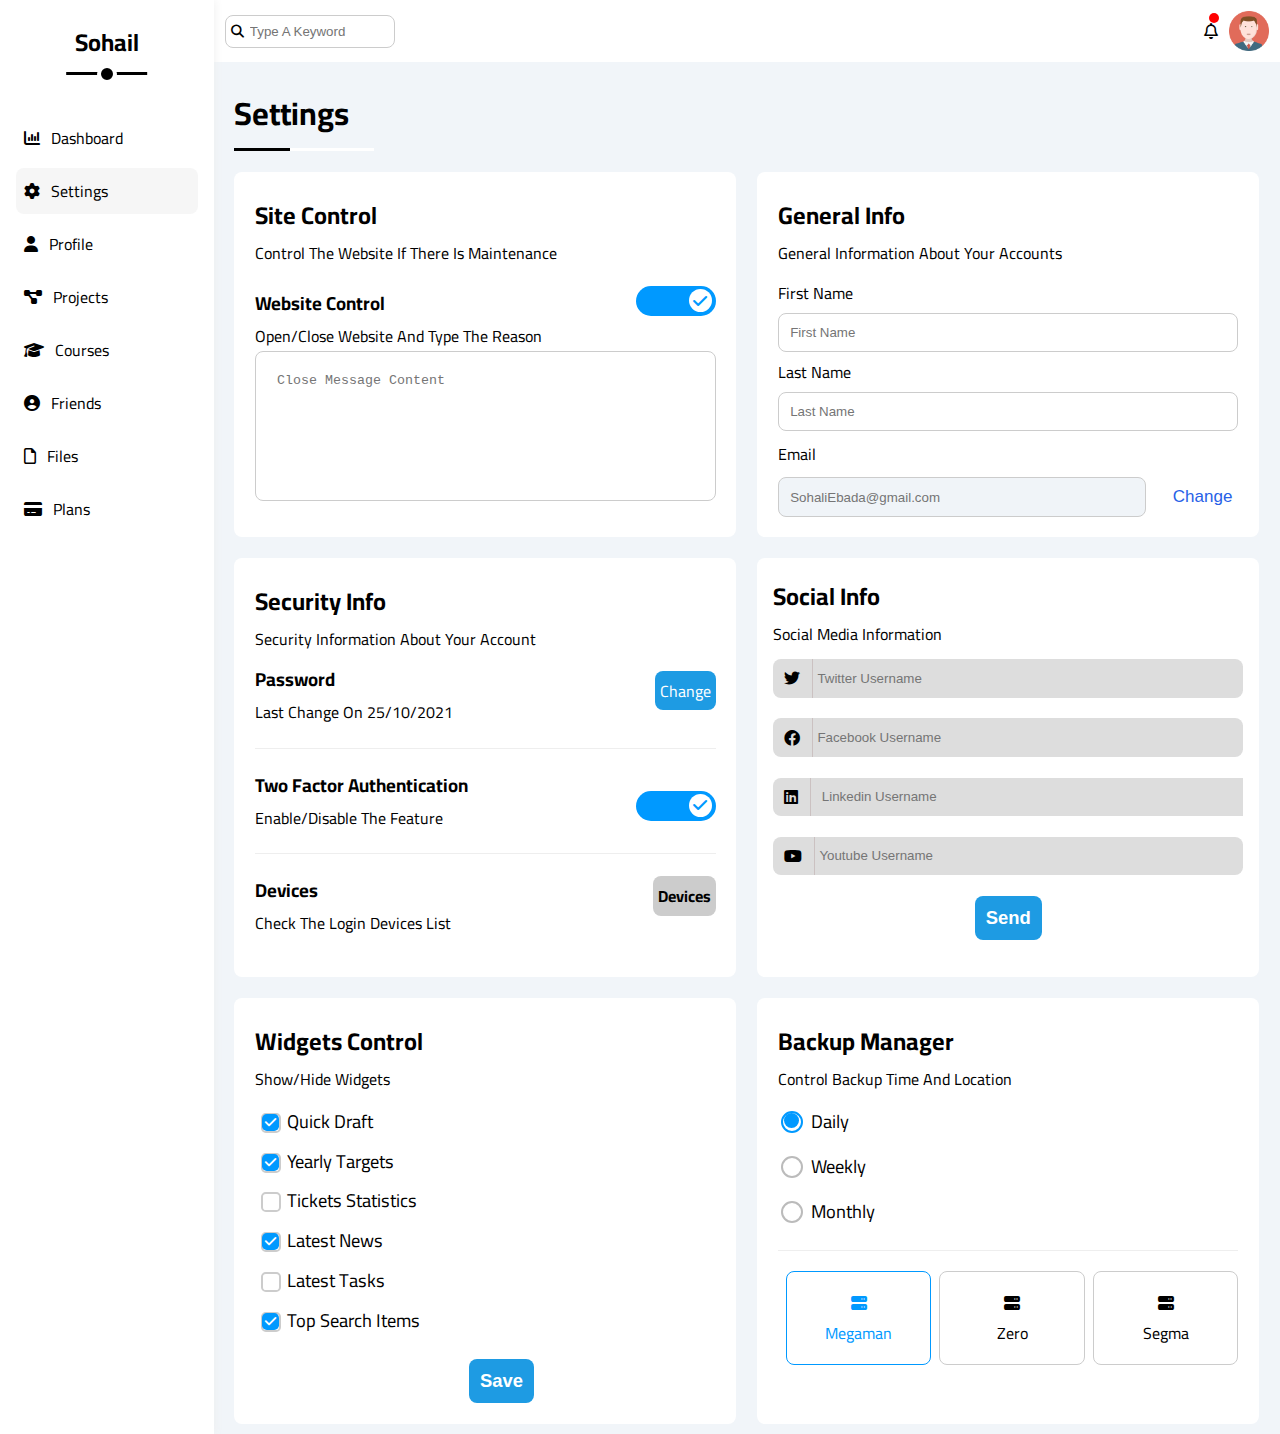
<file: Settings.html>
<!DOCTYPE html>
<html lang="en">
    <head>
        <meta charset="UTF-8">
        <meta http-equiv="X-UA-Compatible" content="IE=edge">
        <meta name="description" content="Enjoy watching this website template">
        <meta name="description" content="Author: A.N. Author, Illustrator: P. Picture, Category: Books, Price: $17.99,Length: 784 pages">
        <meta name="viewport" content="width=device-width, initial-scale=1.0">
        <link rel="stylesheet" href="css/framework.css">
        <link rel="stylesheet" href="css/all.min.css">
        <link rel="stylesheet" href="css/master.css">
        <title>Dashboard</title>
        <!-- fonts -->
        <link rel="preconnect" href="https://fonts.googleapis.com">
        <link rel="preconnect" href="https://fonts.gstatic.com" crossorigin>
        <link href="https://fonts.googleapis.com/css2?family=Bai+Jamjuree:wght@400;600&family=Barlow+Semi+Condensed:wght@500;600&family=Big+Shoulders+Display:wght@700&family=Cairo:wght@300;500;600;700;800;900&family=Fraunces:opsz,wght@9..144,500&family=Inter:wght@400;700&family=Karla:wght@400;700&family=Kumbh+Sans:wght@400;700&family=League+Spartan:wght@400;500;700&family=Lexend+Deca&family=Open+Sans:wght@400;600;700;800&family=Outfit:wght@300;400;600&family=Poppins&family=Raleway:wght@400;700&family=Rubik:wght@400;500;700&display=swap" rel="stylesheet">
        <!-- font icons -->
        <link rel="stylesheet" href="https://cdnjs.cloudflare.com/ajax/libs/font-awesome/6.2.1/css/all.min.css" integrity="sha512-MV7K8+y+gLIBoVD59lQIYicR65iaqukzvf/nwasF0nqhPay5w/9lJmVM2hMDcnK1OnMGCdVK+iQrJ7lzPJQd1w==" crossorigin="anonymous" referrerpolicy="no-referrer" />
    </head>
    <body>      
        <div class="page d-flex">
            <aside class="menu-page bg-white p-13rem shadow">
                <h2 class="txt-c p-relative">Sohail</h3>
                <ul class="aside">
                    <li class="dashboard">
                        <a aria-label="Read more about Seminole tax hike" class="d-flex align-center flex-gap" href="index.html">
                            <i class="fa-solid fa-chart-column"></i>
                            <span>Dashboard</span>
                        </a>
                    </li>
                    <li class="activated settings">
                        <a aria-label="Read more about Seminole tax hike" class="d-flex align-center flex-gap"  href="Settings.html">
                            <i class="fa-solid fa-gear"></i>
                            <span>Settings</span>
                        </a>
                    </li>
                    <li class="profile">
                        <a aria-label="Read more about Seminole tax hike"  class="d-flex align-center flex-gap"  href="Profile.html">
                            <i class="fa-solid fa-user"></i>
                            <span>Profile</span>
                        </a>
                    </li>
                    <li class="projects">
                        <a aria-label="Read more about Seminole tax hike" class="d-flex align-center flex-gap" href="Projects.html">
                            <i class="fa-solid fa-diagram-project"></i>
                            <span>Projects</span>
                        </a>
                    </li>
                    <li class="courses">
                        <a aria-label="Read more about Seminole tax hike" class="d-flex align-center flex-gap" href="Courses.html">
                            <i class="fa-solid fa-graduation-cap"></i>
                            <span>Courses</span>
                        </a>
                    </li>
                    <li class="friends">
                        <a aria-label="Read more about Seminole tax hike" class="d-flex align-center flex-gap" href="Friends.html">
                            <i class="fa-solid fa-circle-user"></i>
                            <span>Friends</span>
                        </a>
                    </li>
                    <li class="files">
                        <a aria-label="Read more about Seminole tax hike" class="d-flex align-center flex-gap" href="Files.html">
                            <i class="fa-regular fa-file"></i>
                            <span>Files</span>
                        </a>
                    </li>
                    <li class="plans">
                        <a aria-label="Read more about Seminole tax hike" class="d-flex align-center flex-gap" href="Plans.html">
                            <i class="fa-solid fa-credit-card"></i>
                            <span>Plans</span>
                        </a>
                    </li>
                </ul>
            </aside> 
            <div class="content hide w-full">
                <div class="head p-13rem-2 bg-white d-flex justify-space align-center">
                    <div class="form p-relative">
                        <i class="fa-solid fa-magnifying-glass p-absolute fs-13 c-grey"></i>
                        <input class="input-p rad-1rem " type="search" placeholder="Type A Keyword">
                    </div>
                    <div class="image d-flex align-center flex-gap">
                        <div class="p-relative">
                            <i class="fa-regular fa-bell"></i>
                        </div>
                        <img class="wh-40" src="imgs/avatar.png" alt="">
                    </div>
                </div>
                <h1 class="p-relative m-13rem">Settings</h1>
                <section class="p-relative mf-13rem bg-white" style="margin-top: -1rem;">
                    <span class="p-absolute d-block"></span>
                </section>
                <div class="settings-section wrapper mb-1rem d-grid mt-13rem mr-13rem m-mobile mf-13rem col-32 gap">
                    <!-- start site section -->
                    <div class="Control rad-1rem bg-white m-mobile p-13rem">
                        <h2 class="m-0 txt-center">Site Control</h2>
                        <p class="m-0 txt-center">Control The Website If There Is Maintenance</p>
                        <div class="d-flex align-center column justify-space">
                            <article class="txt-center">
                                <h3 class="mb-0">Website Control</h3>
                                <p class="mt-0 f-normal m-bottom-0 open">Open/Close Website And Type The Reason</p>
                            </article>
                            <label for="check-box">
                                <input type="checkbox" id="check-box" style="display: none;" class="p-relative check" checked>
                                <div class="empty m-bottom p-relative bg-999 wh rad-2rem trans switch" style="cursor: pointer;"></div>
                            </label>
                        </div>
                        <textarea style="resize: none; min-height: 150px; caret-color: skyblue; border-color:#ccc;" placeholder="Close Message Content" class="w-full rad-1rem p-13rem"></textarea>
                    </div>
                    <!-- start general info section -->
                    <div class="bg-white rad-1rem m-mobile txt-center p-13rem General-info">
                        <h2 class="m-0">General Info</h2>
                        <p class="mt-0 mb-1rem">General Information About Your Accounts</p>
                        <form action="">
                            <label for="First" class="d-block main-margin">First Name</label>
                            <input style="border:1px solid #ccc; caret-color: skyblue;" type="Name" class="w-full p-13rem-2 rad-1rem" placeholder="First Name" id="First" requried>
                            <label class="d-block mt-07rem main-margin">Last Name</label>
                            <input style="border:1px solid #ccc; caret-color: skyblue;" type="Name" class="w-full p-13rem-2 rad-1rem" placeholder="Last Name" requried name="name" id="name">
                            <label class="d-block margin">Email</label>
                            <div class="d-flex justify-space column-mobile align-center gap">
                                <input style="border:1px solid #ccc;" class="rad-1rem p-13rem-2 w-full" type="Email" placeholder="SohaliEbada@gmail.com" readonly disabled>
                                <button class="c-blue b-none" style="cursor: pointer; background: none; font-size: 1.0625rem;">Change</button>
                            </div>
                        </form>
                    </div>
                    <!-- the end -->
                    <!-- start security section  -->
                    <div class="bg-white p-13rem m-mobile rad-1rem Security">
                        <h2 class="m-0 txt-center">Security Info</h2>
                        <p class="m-0 txt-center">Security Information About Your Account</p>
                        <div class="b-bottom column-mobile txt-center pb-13rem d-flex align-center justify-space Password">
                            <div>
                                <h3 class="mb-0 mt-07rem">Password</h3>
                                <p class="m-0">Last Change On 25/10/2021</p>
                            </div>
                            <a href="#" class="m-top line-text c-white bg-blue p-13rem-3 rad-1rem trans">Change</a>
                        </div>
                        <div class="column-mobile txt-center b-bottom pb-13rem d-flex align-center justify-space">
                            <div>
                                <h3 class="mb-0">Two Factor Authentication</h3>
                                <p class="m-0">Enable/Disable The Feature</p>
                            </div>
                            <label for="check" class="m-top checking">
                                <input type="checkbox" class="p-relative check" id="check" checked>
                                <div class="m-bottom p-relative bg-999 wh rad-2rem trans switch" style="cursor: pointer;"></div>
                            </label>
                        </div>
                        <div class="column-mobile txt-center d-flex align-center justify-space Devices">
                            <div>
                                <h3 class="mb-0">Devices</h3>
                                <p class="m-0">Check The Login Devices List</p>
                            </div>
                            <a href="#" class="m-top line-text bg-ccc f-bold rad-1rem p-13rem-3 trans">Devices</a>
                        </div>
                    </div>
                    <!-- the end -->
                    <!-- start social information section -->
                    <div class="Social-Info bg-white rad-1rem p-1rem m-mobile">
                        <h2 class="m-0">Social Info</h2>
                        <p class="mt-0 mb-1rem">Social Media Information</p>
                        <form action="">
                            <div class="bg-ddd mb-13rem d-flex align-center rad-1rem">
                                <i class="trans fa-brands fa-twitter b-right-2 p-13rem-2"></i>
                                <input class="b-none bg-ddd w-full p-13rem-3" style="caret-color: blue;" type="Username" placeholder="Twitter Username" required>
                            </div>
                            <div class="bg-ddd mb-13rem d-flex align-center rad-1rem">
                                <i class="trans fa-brands fa-facebook b-right-2 p-13rem-2"></i>
                                <input class="b-none bg-ddd w-full p-13rem-3" style="caret-color: blue;" type="Username" placeholder="Facebook Username" required>
                            </div>
                            <div class="bg-ddd mb-13rem d-flex align-center rad-1rem">
                                <i class="trans fa-brands fa-linkedin b-right-2 p-13rem-2"></i>
                                <input class="b-none bg-ddd w-full p-13rem-2" style="caret-color: blue;" type="Username" placeholder="Linkedin Username" required>
                            </div>
                            <div class="bg-ddd d-flex align-center rad-1rem">
                                <i class="trans fa-brands fa-youtube b-right-2 p-13rem-2"></i>
                                <input class="b-none bg-ddd w-full p-13rem-3" style="caret-color: blue;" type="Username" placeholder="Youtube Username" required>
                            </div>
                            <button class="b-none d-block m-13rem p-13rem-2 trans rad-1rem m-auto fs-1rem f-bold bg-blue c-white">Send</button>
                        </form>
                    </div>
                    <!-- the end -->
                    <!-- start widgets section -->
                    <div class="bg-white rad-1rem m-mobile p-13rem Widgets">
                        <h2 class="m-0">Widgets Control</h2>
                        <p class="mt-0 mb-1rem">Show/Hide Widgets</p>
                        <form action="" style="padding-left: 2rem">
                            <div class="mb-23rem">
                                <input type="checkbox" class="rad-2rem" id="Quick" value="Quick Draft" checked>
                                <label for="Quick" class="fs-1rem">Quick Draft</label>
                            </div>
                            <div class="mb-23rem">
                                <input type="checkbox" id="yearly" value="Yearly Targets" checked>
                                <label for="yearly" class="fs-1rem">Yearly Targets</label>
                            </div>
                            <div class="mb-23rem">
                                <input type="checkbox" id="Statistics" value="Tickets Statistics">
                                <label for="Statistics" class="fs-1rem">Tickets Statistics</label>
                            </div>
                            <div class="mb-23rem">
                                <input id="news" type="checkbox" value="Latest News" checked>
                                <label for="news" class="fs-1rem">Latest News</label>
                            </div>
                            <div class="mb-23rem">
                                <input id="tasks" type="checkbox" value="Latest Tasks">
                                <label for="tasks" class="fs-1rem">Latest Tasks</label>
                            </div>
                            <div>
                                <input id="items" type="checkbox" value="Top Search Items" checked>
                                <label for="items" class="fs-1rem">Top Search Items</label>
                            </div>
                            <button class="c-white bg-blue trans p-13rem-2 b-none mt-13rem rad-1rem fs-1rem f-bold d-block m-auto">Save</button>
                        </form>
                    </div>
                    <!-- the end -->
                    <!-- start backup sectoin -->
                    <div class="bg-white p-13rem m-mobile rad-1rem backup">
                        <h2 class="m-0">Backup Manager</h2>
                        <p class="mt-0 mb-1rem">Control Backup Time And Location</p>
                        <div class="mb-1rem days">
                            <input type="radio" name="day" id="one" checked>
                            <label class="p-relative fs-1rem pl-1" for="one" style="cursor: pointer;">Daily</label>
                        </div>
                        <div class="mb-1rem days">
                            <input type="radio" name="day" id="two">
                            <label for="two" class="p-relative fs-1rem pl-1" style="cursor: pointer;">Weekly</label>
                        </div>
                        <div class="days">
                            <input type="radio" name="day" id="three">
                            <label class="p-relative fs-1rem pl-1" for="three" style="cursor: pointer;">Monthly</label>
                        </div>
                        <div class="servers column-mobile b-top mt-13rem pt-13rem d-flex f-wrap align-center justify-space">
                            <input type="radio" name="one" id="server" checked>
                            <div style="cursor: pointer;" class="width-100 f-1 txt-c border p-1rem rad-1rem serve">
                                <i class="fa-solid fa-server"></i>
                                <label class="d-block" for="server">Megaman</label>
                            </div>
                            <input type="radio" name="one" id="serv">
                            <div style="cursor: pointer;" class="f-1 width-100 txt-c border p-1rem rad-1rem serve">
                                <i class="fa-solid fa-server"></i>
                                <label class="d-block" for="serv">Zero</label>
                            </div>
                            <input type="radio" name="one" id="ser">
                            <div style="cursor: pointer;" class="f-1 width-100 txt-c border p-1rem rad-1rem serve">
                                <i class="fa-solid fa-server"></i>
                                <label class="d-block" for="ser">Segma</label>
                            </div>
                        </div>
                    </div>
                    <!-- the end -->
                </div>
            </div>
        </div>
    </body>
</html>
</file>
<file: css/framework.css>
/* start padding section */
.p-13rem {
    padding: 1.3rem;
}
.p-0 {
    padding: 0;
}
.p {
    padding: 3rem;
}
.p-1rem {
    padding: 1rem;
}
.p-20rem {
    padding: 2rem;
}
.p-button {
    padding: 0.3rem 0.7rem;
}
.pt-13rem { 
    padding-top: 1.3rem;
}
.pt-05rem { 
    padding-top: 0.5rem;
}
.pb-13rem {
    padding-bottom: 1.3rem;
}
.pb-1rem {
    padding-bottom: 0.7rem;
}
.pb-05rem {
    padding-bottom: 0.5rem;
}
.p-05rem {
    padding: 0.5rem;
}
.pb-20rem {
    padding-bottom: 2rem;
}
.pb-0 {
    padding-bottom: 0;
}
.pr-0 {
    padding-right: 0;
}
.pt-20rem {
    padding-top: 2rem;
}
.pt-0 {
    padding-top: 0;
}
.p-13rem-2 {
    padding: 0.7rem;
}
.p-13rem-3 {
    padding: 0.3rem;
}
.p-lr {
    padding: 0 1.875rem;
}
.pl-0 {
    padding-left: 0;
}
.pl-1 {
    padding-left: 1.3rem;
}
.input-p {
    padding: 0.5rem 1.5rem;
}
.p1 {
    padding: 2rem 0;
}
.p3 {
    padding: 1rem 0;
}
.p2 {
    padding: 0 1rem;
}
/* the end */
/* start margin section */
.m-13rem {
    margin: 1.3rem;
}
.m-0 {
    margin: 0;
}
.m-20rem {
    margin: 2rem;
}
.mt-13rem {
    margin-top: 1.3rem;
}
.mt-1rem {
    margin-top: 1rem;
}
.mb-13rem {
    margin-bottom: 1.3rem;
}
.mt-13rem-2 {
    margin-top: -2rem;
}
.mt-13rem-3 {
    margin-top: -1.3rem;
}
.m-20rem {
    margin: 2rem;
}
.mf-10rem {
    margin: 1rem;
} 
.mt-20rem {
    margin-top: 2rem;
}
.mt-07rem {
    margin-top: 0.5rem;
}
.mt-03rem {
    margin-top: 0.3rem;
}
.mt-20rem-2 {
    margin-top: -2rem;
}
.mt-rem-6 {
    margin-top: -0.5rem;
}
.mb-20rem {
    margin-bottom: 2rem;
}
.mb-23rem { 
    margin-bottom: 0.3rem;
}
.mb-5rem { 
    margin-bottom: 0.5rem;
}
.mt-0 {
    margin-top: 0;
}
.mf-0 {
    margin-left: 0;
}
.mr-0 {
    margin-right: 0;
}
.mb-0 {
    margin-bottom: 0;
}
.mb-1rem {
    margin-bottom: 10px;
}
.mt--3rem {
    margin-top: -3rem;
}
.mf-13rem {
    margin-left: 1.3rem;
}
.mf-05rem {
    margin-left: 0.5rem;
}
.mf-1rem {
    margin-left: 1rem;
}
.mf-20rem {
    margin-left: 2rem;
}
.mf-125rem {
    margin-left: -1.5rem;
}
.mr-13rem {
    margin-right: 1.3rem;
}
.main-link-margin {
    margin: 0 1rem 1rem auto;
}
.m-auto {
    margin-left: auto;
    margin-right: auto;
}
.main-margin {
    margin: 5px 0;
}
@media (max-width: 767px) {
    .w-arrow {
        width: fit-content
    }
    .mar-auto {
        margin-left: auto;
        margin-right: auto;
    }
    .mar-l-auto {
        margin-left: auto;
    }
    .mar-r-auto {
        margin-right: auto;
    }
    .mar-1rem {
        margin-top: -1rem;
    }
    .mn-200 {
        min-width: 200px;
    }
}
.margin {
    margin: 8px 0;
}
/* the end */
/* start grid section */
.d-grid {
    display: grid;
}
.col-3 {
    grid-template-columns: repeat(auto-fill, minmax(300px, 1fr));
}
.col-6 {
    grid-template-columns: repeat(auto-fill, minmax(200px, 1fr));
}
.col-10 {
    grid-template-columns: repeat(auto-fill, minmax(250px, 1fr));
}
.col-2 {
    grid-template-columns: repeat(auto-fill, minmax(450px, 1fr))
}
.col-32 {
    grid-template-columns: repeat(auto-fill, minmax(500px, 1fr));
}
.col-22 {
    grid-template-columns: 1fr 1fr;
}
@media (max-width: 767px) {
    .wrap {
        grid-template-columns: minmax(200px, 1fr);
        gap: 0.7rem;
    }
}
@media (max-width: 568px) {
    .column {
        flex-direction: column;
    }
    .txt-center {
        text-align: center;
    }
    .font-13 {
        font-size: 13px;
    }
    .m-bottom {
        margin-bottom: 1rem;
    }
    .m-bottom-0 {
        margin-bottom: 0;
    }
}
@media (max-width: 767px) {
    .m-mobile {
        margin-left: 5px;
        margin-right: 5px;
    }
    .mw-full {
        max-width: 100%;
    }
    .column-mobile {
        flex-direction: column;
    }
    .column-r-mobile {
        flex-direction: column-reverse;
    }
    .marg-0 {
        margin: 0;
    }
    .txt-center {
        text-align: center;
    }
    .m-top {
        margin-top: 1rem;
    }
    .m-t {
        margin-top: 0;
    }
    .m-bott {
        margin-bottom: 0;
    }
    .width-100 {
        width: 100%;
    }
    .padd-0 {
        padding: 0;
    }
    .padd-1 {
        padding: 1rem;
    }
    .d-none {
        display: none;
    }
}
@media (max-width: 1000px) {
    .column {
        flex-direction: column;
    }
    .justify-c { 
        justify-content: center;
    }
    .g-0 {
        gap: 0;
    }
    .g-05 {
        gap: 0.5rem;
    }
}   
.col-5 {
    grid-template-columns: repeat(auto-fill, minmax(200px, 1fr));
}
.gap {
    gap: 1.3rem;
}
/* the end */
/* start flexbox section */
.d-flex {
    display: flex;
}
.d-block {
    display: block;
}
.d-table {
    display: table;
}
.align-center {
    align-items: center;
}
.justify-center {
    justify-content: center;
}
.justify-space { 
    justify-content: space-between;
}
.align-start {
    align-items: flex-start;
}
.justify-around {
    justify-content: space-around;
}
.justify-evenly {
    justify-content: space-evenly;
}
.wrap {
    flex-wrap: wrap;
}
.flex-column {
    flex-direction: column;
}
.flex-r-reverse {
    flex-direction: row-reverse;
}
.flex-gap {
    gap: 0.7rem;
}
.f-1 {
    flex: 1;
}
.flex-les {
    display: flex;
    justify-content: center;
    align-items: center;
}
/* the end */
/* start colors section */
.bg-green {
    background-color: rgba(34, 197, 94, 0.2);
    color: green;
}
.c-green {
    color: green;
}
.bg-green-2 {
    background-color: green;
}
.bg-green-4 {
    background-color: rgb(25, 183, 25);
}
.bg-green03 {
    background-color: rgb(25, 183, 25, 30%);
}
.bg-white {
    background-color: white;
}
.bg-eee {
    background-color: #eee;
}
.bg-ddd {
    background-color: #ddd;
}
.bg-blue {
    background-color: rgb(30, 155, 227);
}
.bg-blue03 {
    background-color: rgb(30, 155, 227, 30%);
}
.bg-blue-3 {
    background-color: #1da1f2;
}
.bg-blue-2 {
    background-color: blue;
}
.bg-blue-l {
    background-color: rgb(0, 119, 181);
}
.c-blue-l {
    color: rgb(0, 119, 181);
}
.bg-red {
    background-color: red;
}
.bg-red03 {
    background-color: rgb(249, 9, 9, 30%);
}
.c-red {
    color: red;
}
.c-blue-2 {
    color: blue;
}
.c-blue {
    color: rgb(39, 97, 231);
}
.c-black {
    background-color: black;
}
.c-black-2 {
    color: black;
}
.c-777 {
    color: #777;
}
.c-999 {
    color: #999;
}
.bg-999 {
    background-color: #999;
}
.c-white {
    color: white;
}
.bg-eee {
    background-color: #eee;
}
.bg-ccc {
    background-color: #ccc;
}
.bg-grey {
    background-color: grey;
}
.c-orange {
    color: orange;
}
.bg-orange-2 {
    background-color: orange;
}
.bg-orange { 
    background-color: rgba(245, 158, 11, 0.3);
}
.opa {
    opacity: 0.3;
}
/* the end */
/* start text section */
.txt-c {
    text-align: center;
}
.txt-r {
    text-align: right;
}
.txt-l {
    text-align: left;
}
.fs-13 {
    font-size: 13px;
}
.line-2 {
    line-height: 2;
}
.fs-1rem {
    font-size: 18.4px;
}
.fs-25 {
    font-size: 1.5625rem;
}
.fs-30 {
    font-size: 1.875rem;
}
.fs-40 {
    font-size: 40px;
}
.f-bold {
    font-weight: bold;
}
.f-normal {
    font-weight: normal;
}
.txt-line {
    text-decoration: line-through;
}
.line-text {
    text-decoration: none;
}
.line-1 { 
    line-height: 1.5;
}
/* the end */
/* start imgs section */
.wh-40 {
    width: 40px;
    height: 40px;
}
.wh-65 {
    width: 65px;
    height: 65px;
}
.w-full {
    width: 100%;
}
.mw-full {
    max-width: 100%;
}
.h-full {
    height: 100%;
}
.w-200 {
    width: 200px;
}
.w-100 {
    width: 100px;
}
.w-fit {
    width: fit-content;
}
.h-fit {
    height: fit-content;
}
.wh-80 {
    width: 80px;
    height: 80px;
}
.app-none {
    -webkit-appearance: none;
    appearance: none;
    display: none;
}
.w-150 {
    width: 150px;
    height: 150px;
}
.wh-120 {
    width: 120px;
    height: 120px;
}
.wh {
    width: 80px;
    height: 30px;
}
/* the end */
/* start position section */
.p-relative {
    position: relative;
}
.z-1 {
    z-index: 1;
}
.p-absolute { 
    position: absolute;
}
.hide {
    overflow: hidden;
}
/* the end */
/* start box shadow section */
.shadow {
    box-shadow: 0 0 10px #eee;
}
/* the end */
/* start border section */
.circle {
    border-radius: 50%;
}
.rad-1rem {
    border-radius: 0.5rem;
}
.rad-2rem {
    border-radius: 2rem;
}
.b-top {
    border-top: 1px solid #eee;
}
.b-bottom {
    border-bottom: 1px solid #eee;
}
.bt-radius {
    border-top-left-radius: 1rem;
    border-top-right-radius: 1rem;
}
.bb-radius {
    border-bottom-left-radius: 1rem;
    border-bottom-right-radius: 1rem;
}
.b-none {
    border: none;
}
.border {
    border: 1px solid #ccc;
}
.border-1 {
    border: 4px solid white;
}
.outline-1 {
    outline: 3px solid rgb(10, 189, 10);
}
.outline-2 {
    outline: 3px solid orange;
}
.outline-3 {
    outline: 3px solid rgb(30, 155, 227);
}
.border-3 {
    border: 3px solid #eee;
}
.b-left {
    border-left: 1px solid #eee;
}
.b-right {
    border-right: 1px solid #eee;
}
.b-right-2 {
    border-right: 1px solid rgb(203, 193, 193);
}
/* the end */
.trans {
    transition: 0.3s;
}
</file>
<file: css/master.css>
* {
    box-sizing: border-box;
}
body {
    font-family: 'Cairo', sans-serif;
    background-color: #F1F5F9;
    margin: 0;
}
*:focus {
    outline: none;
}
a {
    text-decoration: none;
    color: black;
}
ul {
    list-style: none;
    margin: 0;
    padding: 0;
}   
::-webkit-scrollbar {
    width: 15px;
}
::-webkit-scrollbar-track {
    background-color: rgb(234, 250, 255);
}
::-webkit-scrollbar-thumb {
    background-color: skyblue;
    border-radius: 2.5rem;
}
::-webkit-scrollbar-thumb:hover {
    background-color: rgb(151, 151, 251);
}
.menu-page {
    min-height: 100vh;
    padding: 0 1rem;
    background-attachment: fixed;
    width: 250px;
    position: relative;
}
.menu-page ul {
    margin-top: 3.125rem;
    flex: 1;
}
.menu-page ul li {
    transition: 0.3s;
    margin: 7px 0;
    border-radius: 0.5rem;
    -webkit-border-radius: 0.5rem;
    -moz-border-radius: 0.5rem;
    -ms-border-radius: 0.5rem;
    -o-border-radius: 0.5rem;
}
.menu-page ul li a {
    padding: 0.5rem;
}
@media (max-width: 767px) {
    .menu-page ul li a span,
    .page .menu-page h2::before,
    .page .menu-page h2::after {
        display: none;
    }
    .menu-page ul li {
        padding: 4px;
    }
    .page .menu-page h2 {
        font-size: 14px;
        display: flex;
        justify-content: center;
    }
    .page .menu-page {
        width: 45px;
        padding: 0;
    }
}
.menu-page ul li:hover,
.menu-page ul li.activated {
    background-color: #F6F6F6;
}
/* start menu page section */
.page .menu-page h2::before {
    content: '';
    position: absolute;
    width: calc(100% - 100px);
    height: 3px;
    background-color: black;
    bottom: -10px;
    left: 50%;
    transform: translateX(-50%);
}
.page .menu-page h2::after {
    content: '';
    position: absolute;
    border-radius: 50%;
    width: 12px;
    height: 12px;
    background: black;
    bottom: -29px;
    left: 50%;
    transform: translate(-50%, -50%);
    border: 4px solid white;
}
/* the end */
/* start the head section */
.page .content .image div::before {
    content: "";
    position: absolute;
    width: 10px;
    height: 10px;
    background: red;
    border-radius: 50%;
    top: -3px;
    left: 5px;
}
.page .content .form i {
    left: 6px;
    top: 50%;
    transform: translateY(-50%);
}
.page .content .form input[type="search"] {
    border: 1px solid #ccc;
    transition: width 0.3s;
    width: 170px;
}
.page .content .form input[type="search"]:focus {
    width: 250px;
}
.page .content .form input[type="search"]:focus::placeholder {
    color: white;
}
/* the end */
.content section {
    width: 140px;
    height: 3px;
}
.Control .open {
    margin-bottom: 0;
}
.Control .empty {
    margin-bottom: 1rem
}
.content section span {
    width: 40%;
    height: 100%;
    background-color: black;
}
@media (max-width: 767px) {
    .wrapper {
        grid-template-columns: minmax(200px, 1fr);
    }
    .wrapper .information .intro {
        margin-bottom: 1rem;
    }
    .welcome {
        padding-left: 10px;
        padding-right: 10px;
    }
    .welcome .meet {
        height: 70px;
    }
    .wrapper .information .meet {
        display: none;
    }
    .wrapper .information {
        margin-bottom: 0;
    }
    .wrapper .information .guy {
        display: flex;
        margin-left: auto;
        margin-right: auto;
    }
}
.wrapper .information a:hover,
.draft form button:hover {
    background-color: darkblue;
    cursor: pointer;
}
.Yearly-Targets .stat .Money .prog > span::before,
.Yearly-Targets .stat .Money .prog > span::after  {
    position: absolute;
}
.Yearly-Targets .stat .Money .prog > span::before {
    content: attr(data-progress);
    background: blue;
    color: white;
    padding: 0.1rem 0.5rem;
    font-size: 10px;
    border-radius: 0.4rem;
    bottom: 15px;
    left: 80%;
    transform: translateX(-50%);
}
.Yearly-Targets .stat .Money .prog > span::after {
    content: "";
    position: absolute;
    border-style: solid;
    border-width: 7px;
    border-color: blue transparent transparent;
    bottom: 3px;
    left: 80%;
    transform: translateX(-50%);
}
.Yearly-Targets .stat .prog-hold span::before,
.Yearly-Targets .stat .prog-hold span::after {
    position: absolute;
}
.Yearly-Targets .stat .prog-hold span::before {
    content: attr(data-progress);
    color: white;
    background-color: orange;
    padding: 0.1rem 0.5rem;
    font-size: 10px;
    border-radius: 0.4rem;
    bottom: 15px;
    left: 55%;
    transform: translateX(-50%);
}
.Yearly-Targets .stat .prog-hold span::after {
    content: "";
    border-width: 7px;
    border-style: solid;
    border-color: orange transparent transparent;
    bottom: 3px;
    left: 55%;
    transform: translateX(-50%);
}
.Yearly-Targets .stat .hold span::before,
.Yearly-Targets .stat .hold span::after {
    position: absolute;
}
.Yearly-Targets .stat .hold span::before {
    content: attr(data-progress);
    color: white;
    background-color: green;
    padding: 0.1rem 0.5rem;
    font-size: 10px;
    border-radius: 0.4rem;
    bottom: 15px;
    transform: translateX(-50%);
    left: 75%;
}
.Yearly-Targets .stat .hold span::after {
    content: "";
    border-width: 7px;
    border-style: solid;
    border-color: green transparent transparent;
    bottom: 3px;
    left: 75%;
    transform: translateX(-50%);
}
@media (max-width: 500px) {
    .statistics .cards {
        grid-template-columns: 1fr;
    }
}
.project-progress ul.progress-loading::before {
    content: '';
    position: absolute;
    width: 2px;
    height: 100%;
    background: blue;
    top: 0;
    left: -30px;
}
.project-progress ul.progress-loading li::before {
    content: '';
    position: absolute;
    width: 25px;
    height: 20px;
    background: blue;
    border: 1px solid white;   
    outline: 1px solid  blue;
    border-radius: 50%;
    left: -43px;
    top: 5px;
}
.project-progress .wrap .activated::before {
    animation: flash 2s infinite alternate linear; 
}
.project-progress .wrap .no-colored::before {
    background-color: white;
}
.reminders .wrapper .task::before,
.reminders .wrapper .project::before,
.reminders .wrapper .clients::before,
.reminders .wrapper .Workshop::before {
    content: '';
    position: absolute;
    width: 1px;
    height: 100%;
    left: -18px;
    top: 0;
    margin-left: 5px;
}
.reminders .wrapper .task::before {
    background-color: blue;
}
.reminders .wrapper .project::before {
    background-color: green;                                        
}
.reminders .wrapper .clients::before {
    background-color: orange;
}
.reminders .wrapper .Workshop::before {
    background-color: red;
}
.reminders .wrapper .task::after,
.reminders .wrapper .project::after,
.reminders .wrapper .clients::after,
.reminders .wrapper .Workshop::after {
    content: '';
    position: absolute;
    border-radius: 50%;
    width: 12px;
    height: 12px;
    top: 50%;
    transform: translateY(-50%);
    left: -35px;
}
.reminders .wrapper .task::after {
    background-color: blue;
}
.reminders .wrapper .project::after {
    background-color: green;                                        
}
.reminders .wrapper .clients::after {
    background-color: orange;
}
.reminders .wrapper .Workshop::after {
    background-color: red;
}
.social-media .box .twitter::before,
.social-media .box .facebook::before,
.social-media .box .youtube::before,
.social-media .box .linkedin::before {
    content: "";
    position: absolute;
    width: 100%;
    height: 100%;
    opacity: 0.3;
    z-index: -1;
    border-radius: 0.5rem;
    left: 0;
    top: 0;
}
.social-media .box .twitter::before {
    background: #1da1f2;
}
.social-media .box .facebook::before {
    background: darkblue;
}
.social-media .box .youtube::before {
    background: red;
}
.social-media .box .linkedin::before {
    background-color: rgb(0, 119, 181);
}
.social-media .box .twitter i:hover,
.social-media .box .facebook i:hover,
.social-media .box .youtube i:hover,
.social-media .box .linkedin i:hover {
    transform: rotate(6deg);
}
.Projects .responsive {
    overflow-x: auto;
}
.Projects .responsive table tr:not(.header):hover {
    background-color: rgb(255, 248, 248);
}
/* start animation section */
/* start settings section */
.settings-section input:disabled {
    cursor: no-drop;
    background-color: #F0F4F8;
    color: #bbb;
}
label input[type="checkbox"] {
    -webkit-appearance: none;
    appearance: none;
}
label .switch::before {
    content: "\f00d";
    font-family: var(--fa-style-family-classic);
    font-weight: 900;
    position: absolute;
    left: 3px;
    top: 3px;
    background: white;
    width: 23px;
    height: 23px;
    border-radius: 50%;
    display: flex;
    justify-content: center;
    align-items: center;
    transition: 0.3s;
}
label .check:checked + .switch {
    background-color: rgb(0, 153, 255);
}
label .check:checked + .switch::before {
    content: "\f00c";
    left: 53px;
    color: rgb(0, 153, 255);
}
.Security .Password a:hover,
.Social-Info form button:hover,
.Widgets button:hover {
    background-color: darkblue;
    cursor: pointer;
}
.Widgets input[type="checkbox"] {
    appearance: none;
    display: none;
}
.Widgets label {
    position: relative;
    cursor: pointer;
}
.Widgets label::before {
    content: '';
    position: absolute;
    width: 16px;
    height: 16px;
    margin: 7px;
    border: 2px solid #ccc;
    border-radius: 0.3rem;
    left: -33px;
    top: 2px;
}
.Widgets label:hover::before {
    border-color: rgb(0, 153, 255);
}
.Widgets label::after {
    content: '\f00c';
    font-family: var(--fa-style-family-classic);
    font-weight: 900;
    position: absolute;
    width: 17px;
    height: 17px;
    left: -25px;
    top: 10px;
    border-radius: 0.3rem;
    font-size: 13px;
    background: rgb(0, 153, 255);
    color: white;
    display: flex;
    justify-content: center;
    align-items: center;
    transform: scale(0) rotate(1turn);
    transition: 0.3s;
}
.Widgets input[type="checkbox"]:checked + label::after {
    transform: scale(1);
}
.Social-Info form div:focus-within i { 
    color: rgb(0, 153, 255);
}
.Devices a:hover {
    background-color: lightslategrey;
    color: white;
}
.backup div input[type="radio"] {
    --webkit-appearance: none;
    appearance: none;
}
.backup .days label::before,
.backup .days label::after {
    content: '';
    position: absolute;
}
.backup .days label::before {
    border: 2px solid #bbb;
    width: 18px;
    height: 18px;
    left: 0;
    top: 16px;
    margin: -9px;
    border-radius: 50%;

}
.backup .days label::after {
    width: 15px;
    height: 15px;
    border-radius: 50%;
    background: rgb(0, 153, 255);
    left: -6.5px;
    top: 9.5px;
    transition: 0.3s;
    transform: scale(0);
}
.backup .days input[type="radio"]:checked + label::before {
    border-color: rgb(0, 153, 255);
}       
.backup .days input[type="radio"]:checked + label::after {
    transform: scale(1);
}
.servers input[type="radio"]:checked + .serve {
    border-color: rgb(0, 153, 255);
    color: rgb(0, 153, 255);
}
.data .toggle-2::before,
.data .toggle-2::after {
    position: absolute;
    font-weight: 900;
    font-family: var(--fa-style-family-classic);
}
.data .toggle-2::before  {
    content: "\f00d";
    border-radius: 50%;
    width: 12px;
    height: 12px;
    background: white;
    font-size: 10px;
    left: 4px;
    top: 4px;
    display: flex;
    justify-content: center;
    align-items: center;
    color: #777;
    transition: 0.3s;
}
.data input[type="checkbox"]:checked + .toggle-2 {
    background-color: blue;
}
.data input[type="checkbox"]:checked + .toggle-2::before {
    left: 75px;
    content: '\f00c';
}
.course-page .web-design .design:hover,
.friends-page .pr-re .profile:hover {
    background-color: darkblue;
}
.course-page .Algorithms .Data-Struct:hover,
.friends-page .pr-re .remove:hover {
    background-color: darkred;
}
.Responsive .Responsive-web .Respons:hover {
    background-color: darkgreen;
}
.PHP-section .PHP .PHP-sect:hover {
    background-color: grey;
}
.Python-course .Python .py:hover {
    background-color: rgb(27, 153, 203);
}
.contact-info i:hover {
    background-color: rgb(17, 172, 223);
    color: white;
    cursor: pointer;
}
.files div:hover img {
    transform: rotate(5deg);
}
.files div i {
    transition: 0.3s;
}
.files div i:hover {
    color: black;
    cursor: pointer;
}
.side-file button:hover {
    background-color: darkblue;
    cursor: pointer;
}
.side-file button:hover i.arrow {
    animation: up-down 1s alternate infinite;
}
.files-section {
    align-items: flex-start;
}
@media (max-width: 767px) {
    .files-section {
        align-items: normal;
    }
}
.plans .plan-1:hover {
    background-color: darkgreen;
}
.plans .plan-2:hover {
    background-color: rgb(11, 96, 232);
}
/* the end */
@keyframes flash {
    0% {
        background-color: blue;
    }
    40% {
        background-color: white;
    }
    60% {
        background-color: darkblue;
    }
    100% {
        background-color: skyblue;
    }
}
@keyframes up-down {
    0%, 100% {
        transform: translateY(0);
    }
    50% {
        transform: translateY(4px);
    }
}
/* the end */
</file>
